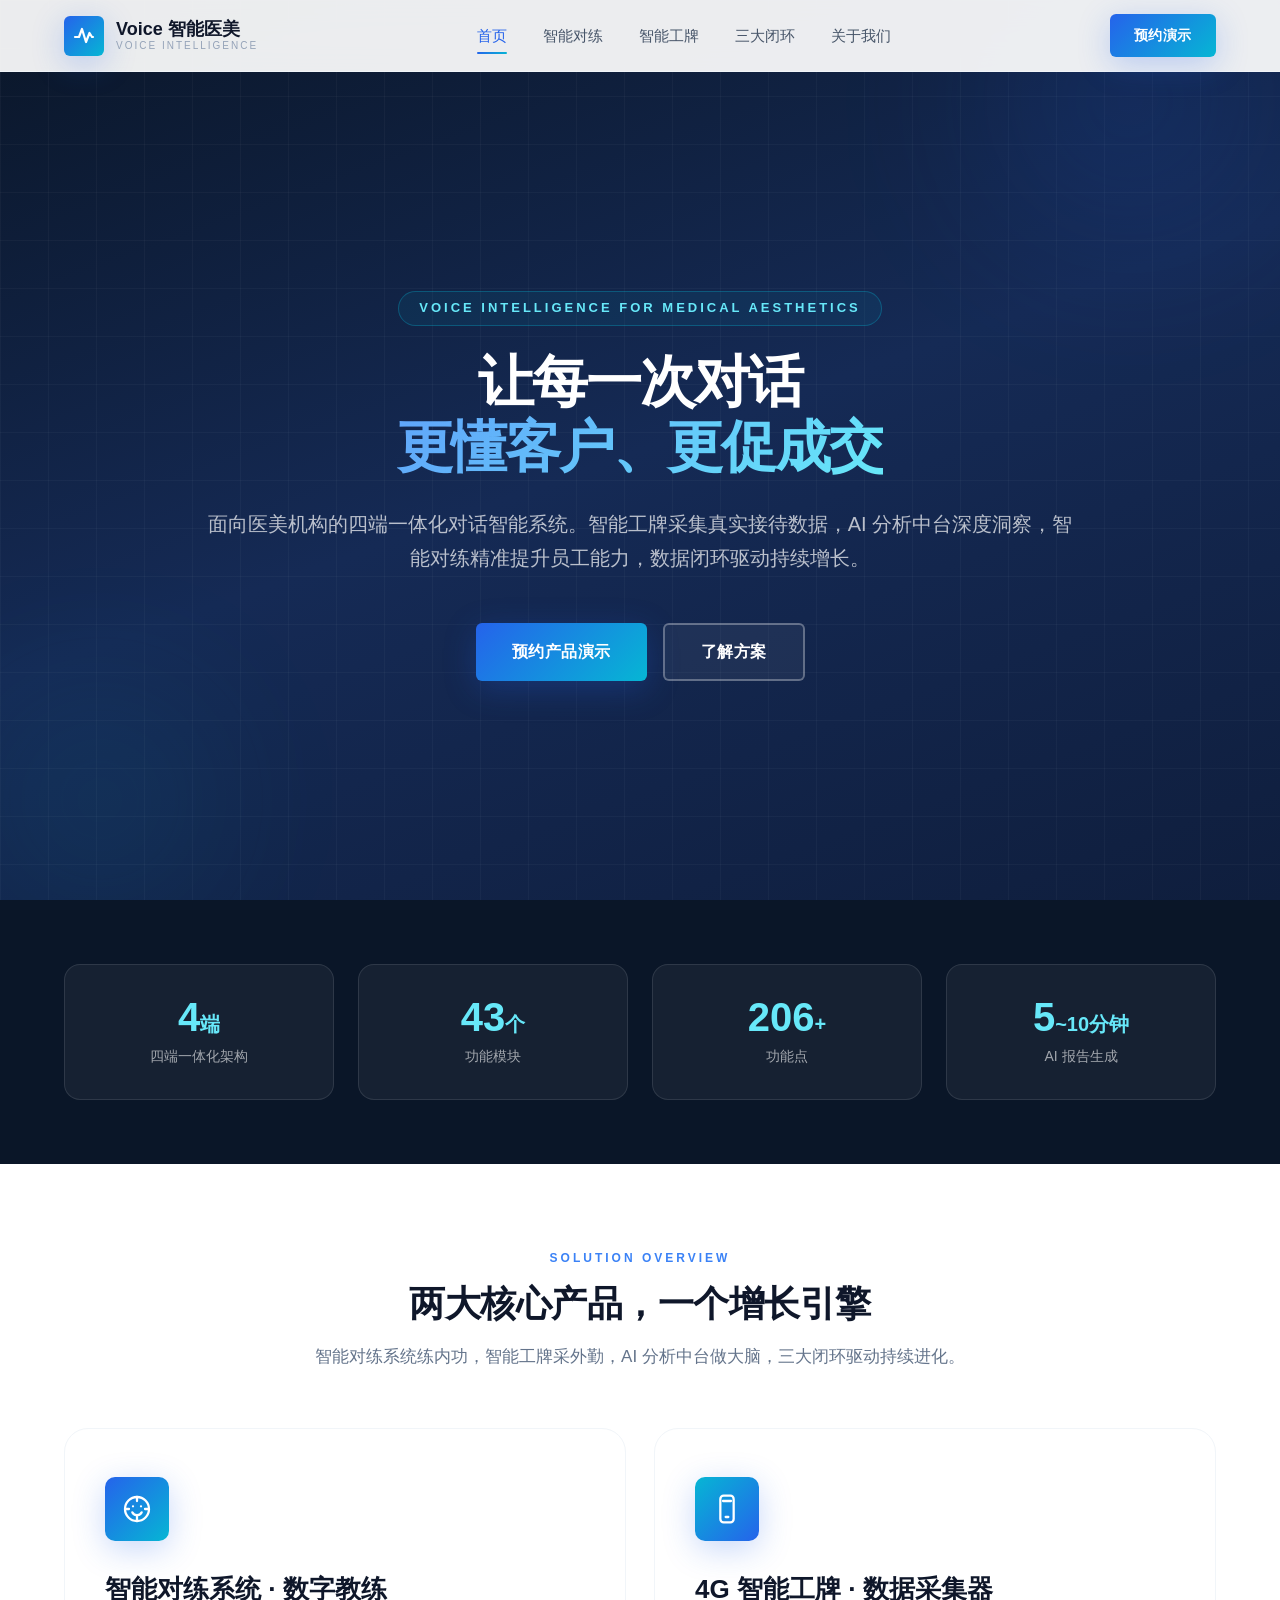
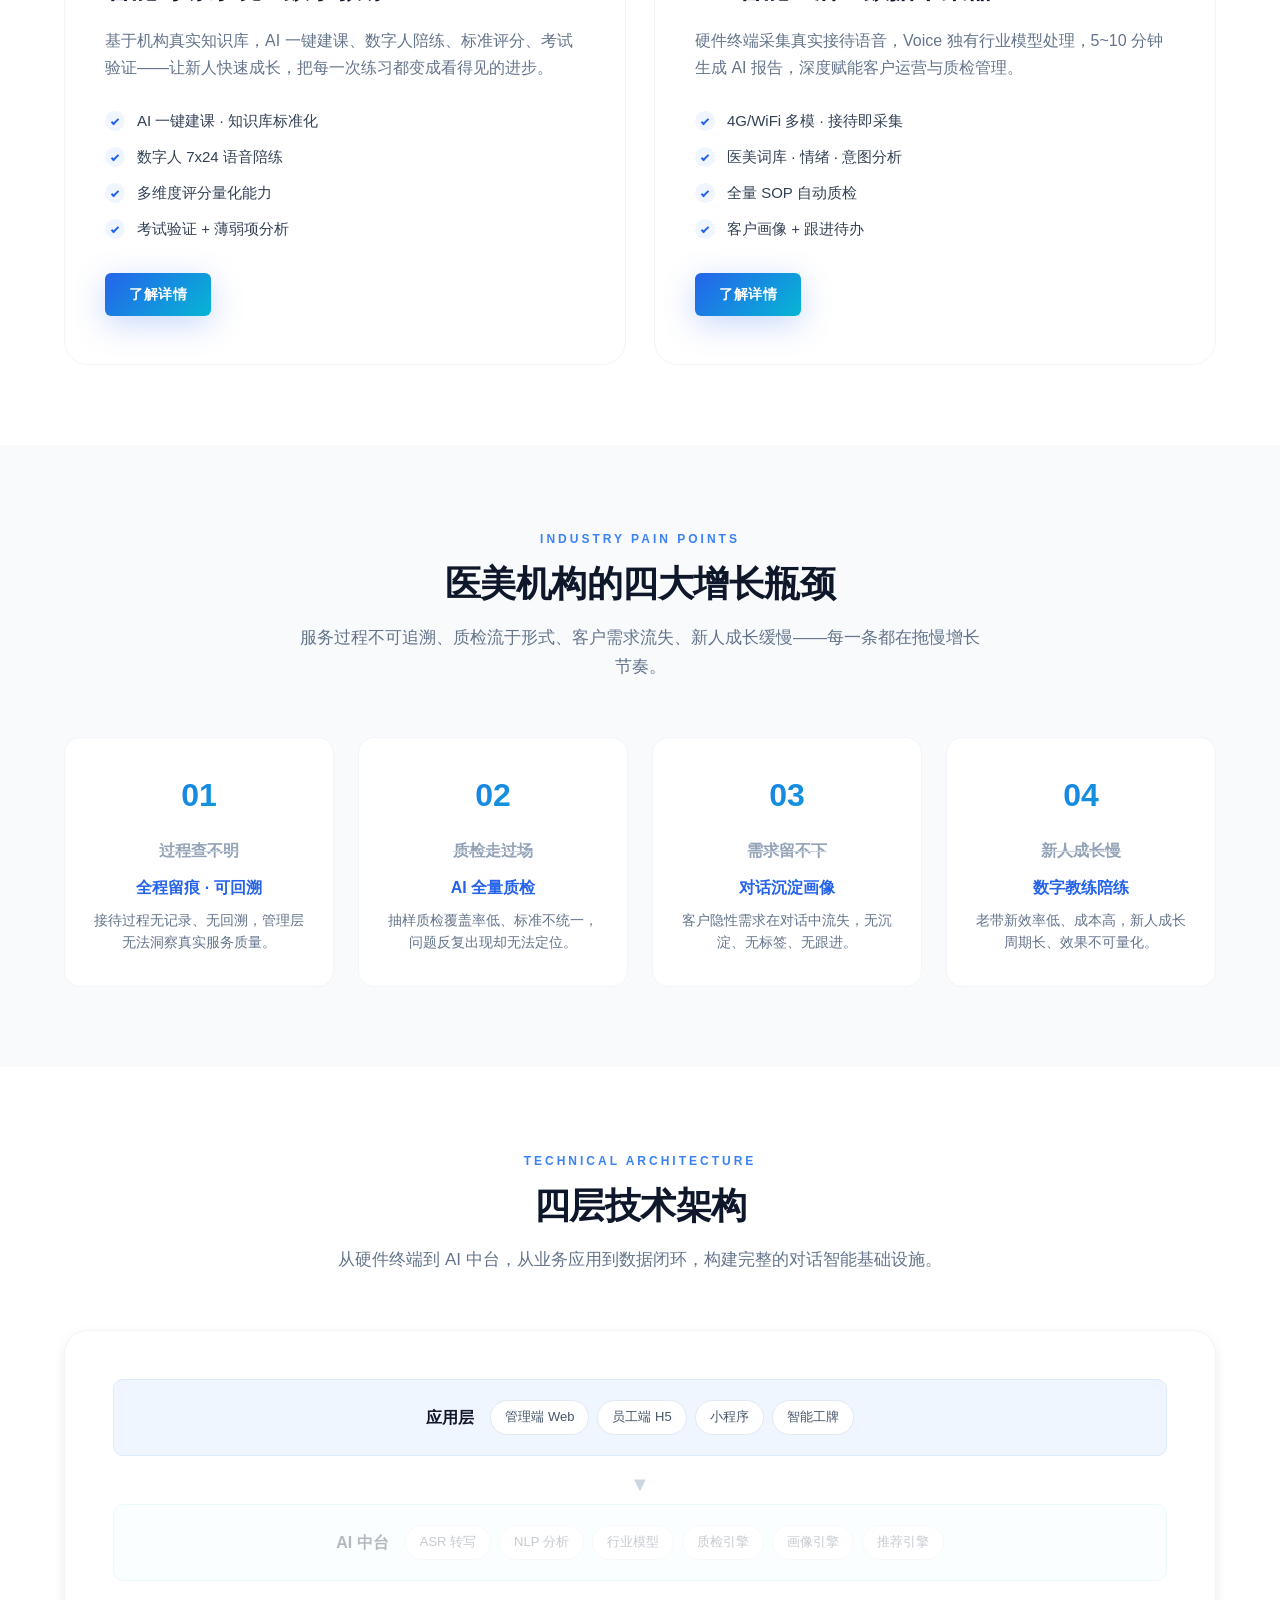
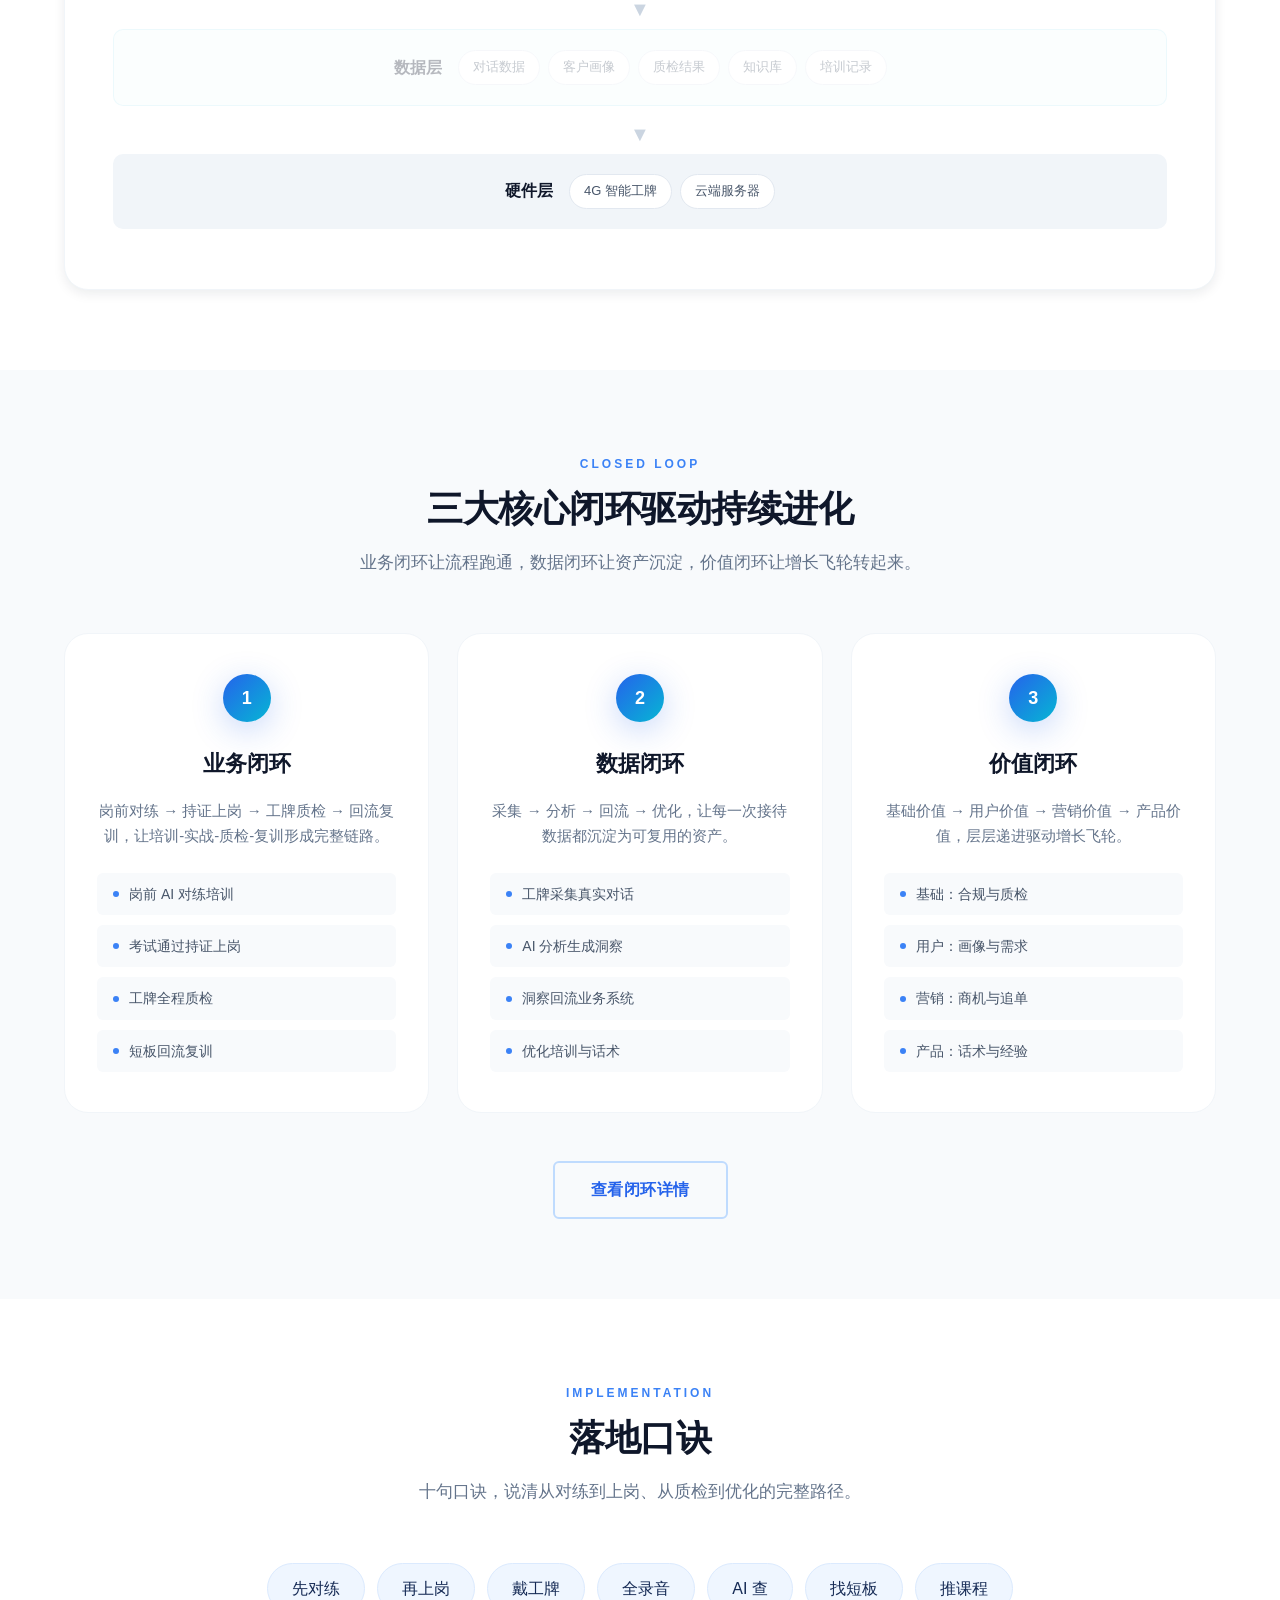
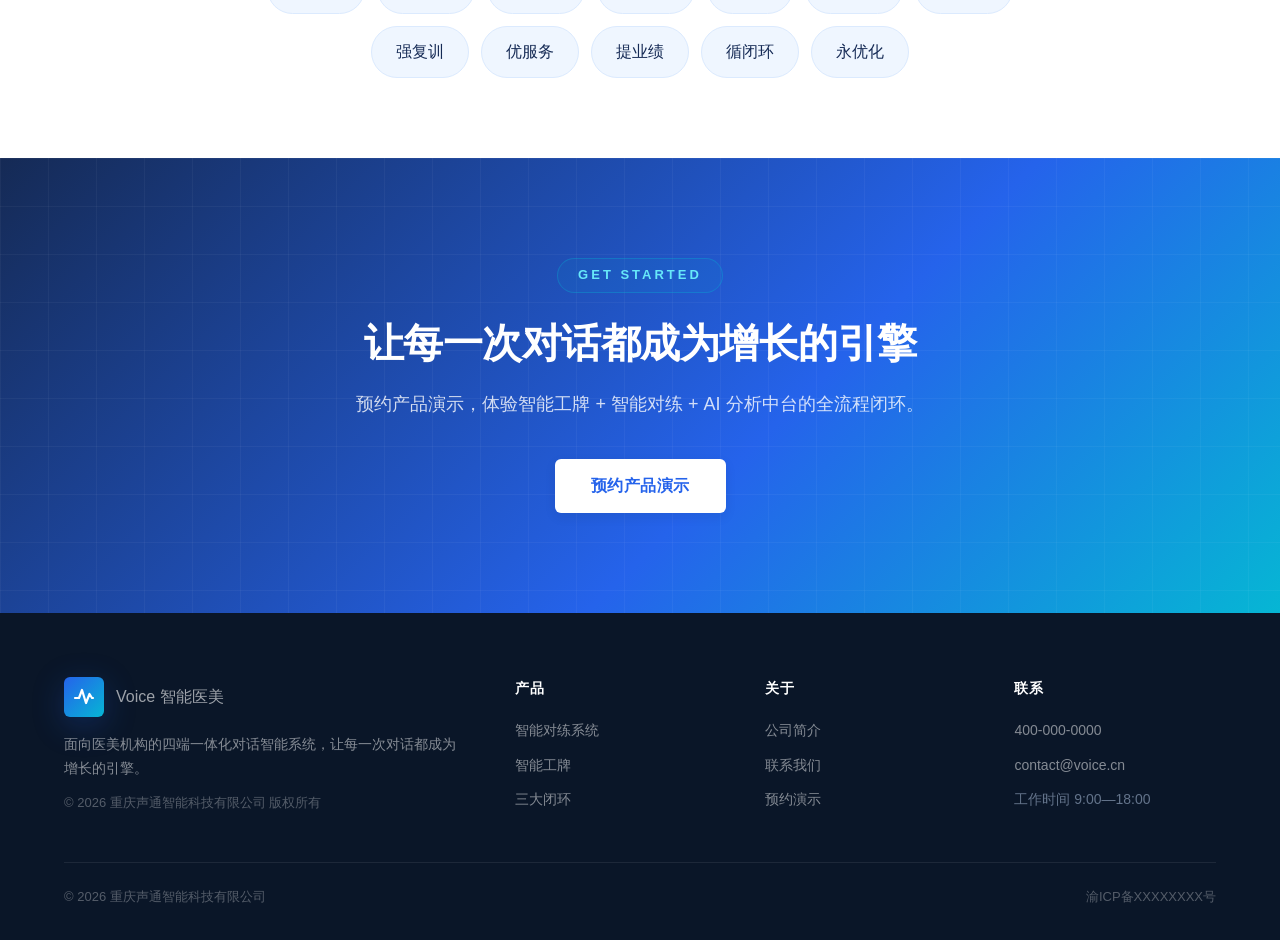
<file: index.html>
﻿<!DOCTYPE html>
<html lang="zh-CN">
<head>
<meta charset="UTF-8">
<meta name="viewport" content="width=device-width, initial-scale=1.0">
<title>Voice 智能医美 · 让每一次对话更懂客户、更促成交 | 重庆声通智能科技</title>
<meta name="description" content="Voice 智能医美：面向医美机构的四端一体化对话智能系统。智能工牌 + 智能对练 + AI分析中台 + 数据闭环，让每一次对话都成为增长的引擎。">
<link rel="icon" href="data:image/svg+xml,%3Csvg xmlns='http://www.w3.org/2000/svg' viewBox='0 0 64 64'%3E%3Cdefs%3E%3ClinearGradient id='g' x1='0' y1='0' x2='64' y2='64'%3E%3Cstop offset='0' stop-color='%232563eb'/%3E%3Cstop offset='1' stop-color='%2306b6d4'/%3E%3C/linearGradient%3E%3C/defs%3E%3Crect width='64' height='64' rx='16' fill='url(%23g)'/%3E%3Cpath d='M12 36h8l5-12 8 22 7-16 5 6h7' fill='none' stroke='%23fff' stroke-width='4.5' stroke-linecap='round' stroke-linejoin='round'/%3E%3C/svg%3E">
<link rel="stylesheet" href="./assets/voice.css?v=2">
</head>
<body>

<!-- ============ HEADER ============ -->
<header class="site-header" id="siteHeader">
  <div class="header-inner">
    <a class="logo" href="./index.html">
      <span class="logo-mark"><svg viewBox="0 0 24 24" fill="none" stroke="#fff" stroke-width="2.2" stroke-linecap="round" stroke-linejoin="round"><path d="M3 13h4l3-8 4 13 3.5-9 2.5 4H21"></path></svg></span>
      <span>Voice 智能医美<small>VOICE INTELLIGENCE</small></span>
    </a>
    <nav class="nav">
      <a class="nav__link active" href="./index.html">首页</a>
      <a class="nav__link" href="./product-coach.html">智能对练</a>
      <a class="nav__link" href="./product-badge.html">智能工牌</a>
      <a class="nav__link" href="./closed-loop.html">三大闭环</a>
      <a class="nav__link" href="./about.html">关于我们</a>
    </nav>
    <div class="header-actions">
      <a class="btn btn-primary" href="./about.html#contact">预约演示</a>
      <button class="nav-toggle" id="navToggle" aria-label="菜单"><span class="nav-toggle__bar"></span><span class="nav-toggle__bar"></span><span class="nav-toggle__bar"></span></button>
    </div>
  </div>
  <div class="nav-panel" id="navPanel">
    <a href="./index.html">首页</a><a href="./product-coach.html">智能对练</a><a href="./product-badge.html">智能工牌</a><a href="./closed-loop.html">三大闭环</a><a href="./about.html">关于我们</a><a href="./about.html#contact" class="btn btn-primary">预约演示</a>
  </div>
</header>

<!-- ============ HERO ============ -->
<section class="hero">
  <div class="hero-grid"></div>
  <div class="hero-glow hero-glow--1"></div>
  <div class="hero-glow hero-glow--2"></div>
  <div class="container">
    <div class="hero-content">
      <div class="hero-kicker">VOICE INTELLIGENCE FOR MEDICAL AESTHETICS</div>
      <h1 class="hero-title">让每一次对话<br><span class="grad">更懂客户、更促成交</span></h1>
      <p class="hero-desc">面向医美机构的四端一体化对话智能系统。智能工牌采集真实接待数据，AI 分析中台深度洞察，智能对练精准提升员工能力，数据闭环驱动持续增长。</p>
      <div class="hero-actions">
        <a href="./about.html#contact" class="btn btn-primary btn-lg">预约产品演示</a>
        <a href="#product-overview" class="btn btn-outline btn-lg" style="border-color:rgba(255,255,255,0.3);color:#fff;background:rgba(255,255,255,0.05);">了解方案</a>
      </div>
    </div>
  </div>
</section>

<!-- ============ 数据概览 ============ -->
<section class="section" style="background:var(--blue-900);padding:64px 0;">
  <div class="container">
    <div class="stat-grid">
      <div class="stat-card sr-item">
        <div class="stat-card__num">4<span>端</span></div>
        <div class="stat-card__label">四端一体化架构</div>
      </div>
      <div class="stat-card sr-item" style="transition-delay:0.08s;">
        <div class="stat-card__num">43<span>个</span></div>
        <div class="stat-card__label">功能模块</div>
      </div>
      <div class="stat-card sr-item" style="transition-delay:0.16s;">
        <div class="stat-card__num">206<span>+</span></div>
        <div class="stat-card__label">功能点</div>
      </div>
      <div class="stat-card sr-item" style="transition-delay:0.24s;">
        <div class="stat-card__num">5<span>~10分钟</span></div>
        <div class="stat-card__label">AI 报告生成</div>
      </div>
    </div>
  </div>
</section>

<!-- ============ 产品概览 ============ -->
<section class="section" id="product-overview">
  <div class="container">
    <div class="section-head">
      <span class="section-kicker">SOLUTION OVERVIEW</span>
      <h2 class="section-title">两大核心产品，一个增长引擎</h2>
      <p class="section-desc">智能对练系统练内功，智能工牌采外勤，AI 分析中台做大脑，三大闭环驱动持续进化。</p>
    </div>
    <div class="product-overview">
      <!-- 智能对练 -->
      <div class="product-card sr-item">
        <div class="product-card__icon"><svg viewBox="0 0 24 24" fill="none" stroke="currentColor" stroke-width="1.7" stroke-linecap="round" stroke-linejoin="round"><circle cx="12" cy="12" r="9"></circle><path d="M8.5 14.5a4 4 0 0 0 7 0"></path><path d="M9 10h.01M15 10h.01"></path><path d="M12 3v3M12 18v3M3 12h3M18 12h3"></path></svg></div>
        <h3>智能对练系统 · 数字教练</h3>
        <p class="product-card__desc">基于机构真实知识库，AI 一键建课、数字人陪练、标准评分、考试验证——让新人快速成长，把每一次练习都变成看得见的进步。</p>
        <ul class="product-card__features">
          <li><span class="check"></span>AI 一键建课 · 知识库标准化</li>
          <li><span class="check"></span>数字人 7x24 语音陪练</li>
          <li><span class="check"></span>多维度评分量化能力</li>
          <li><span class="check"></span>考试验证 + 薄弱项分析</li>
        </ul>
        <a href="./product-coach.html" class="btn btn-primary">了解详情</a>
      </div>
      <!-- 智能工牌 -->
      <div class="product-card sr-item" style="transition-delay:0.1s;">
        <div class="product-card__icon" style="background:linear-gradient(135deg,#06b6d4,#2563eb);"><svg viewBox="0 0 24 24" fill="none" stroke="currentColor" stroke-width="1.7" stroke-linecap="round" stroke-linejoin="round"><rect x="7" y="2" width="10" height="20" rx="2.5"></rect><path d="M11 18h2"></path><path d="M9 6h6"></path></svg></div>
        <h3>4G 智能工牌 · 数据采集器</h3>
        <p class="product-card__desc">硬件终端采集真实接待语音，Voice 独有行业模型处理，5~10 分钟生成 AI 报告，深度赋能客户运营与质检管理。</p>
        <ul class="product-card__features">
          <li><span class="check"></span>4G/WiFi 多模 · 接待即采集</li>
          <li><span class="check"></span>医美词库 · 情绪 · 意图分析</li>
          <li><span class="check"></span>全量 SOP 自动质检</li>
          <li><span class="check"></span>客户画像 + 跟进待办</li>
        </ul>
        <a href="./product-badge.html" class="btn btn-primary">了解详情</a>
      </div>
    </div>
  </div>
</section>

<!-- ============ 行业痛点 ============ -->
<section class="section section--gray">
  <div class="container">
    <div class="section-head">
      <span class="section-kicker">INDUSTRY PAIN POINTS</span>
      <h2 class="section-title">医美机构的四大增长瓶颈</h2>
      <p class="section-desc">服务过程不可追溯、质检流于形式、客户需求流失、新人成长缓慢——每一条都在拖慢增长节奏。</p>
    </div>
    <div class="grid-4">
      <div class="pain-card sr-item">
        <div class="pain-card__num">01</div>
        <p class="pain-card__bad">过程查不明</p>
        <p class="pain-card__good">全程留痕 · 可回溯</p>
        <p class="pain-card__desc">接待过程无记录、无回溯，管理层无法洞察真实服务质量。</p>
      </div>
      <div class="pain-card sr-item" style="transition-delay:0.08s">
        <div class="pain-card__num">02</div>
        <p class="pain-card__bad">质检走过场</p>
        <p class="pain-card__good">AI 全量质检</p>
        <p class="pain-card__desc">抽样质检覆盖率低、标准不统一，问题反复出现却无法定位。</p>
      </div>
      <div class="pain-card sr-item" style="transition-delay:0.16s">
        <div class="pain-card__num">03</div>
        <p class="pain-card__bad">需求留不下</p>
        <p class="pain-card__good">对话沉淀画像</p>
        <p class="pain-card__desc">客户隐性需求在对话中流失，无沉淀、无标签、无跟进。</p>
      </div>
      <div class="pain-card sr-item" style="transition-delay:0.24s">
        <div class="pain-card__num">04</div>
        <p class="pain-card__bad">新人成长慢</p>
        <p class="pain-card__good">数字教练陪练</p>
        <p class="pain-card__desc">老带新效率低、成本高，新人成长周期长、效果不可量化。</p>
      </div>
    </div>
  </div>
</section>

<!-- ============ 技术架构 ============ -->
<section class="section">
  <div class="container">
    <div class="section-head">
      <span class="section-kicker">TECHNICAL ARCHITECTURE</span>
      <h2 class="section-title">四层技术架构</h2>
      <p class="section-desc">从硬件终端到 AI 中台，从业务应用到数据闭环，构建完整的对话智能基础设施。</p>
    </div>
    <div class="arch-diagram sr-item">
      <!-- 应用层 -->
      <div class="arch-layer arch-layer--top">
        <span class="arch-layer__label">应用层</span>
        <div class="arch-layer__items">
          <span class="arch-chip">管理端 Web</span>
          <span class="arch-chip">员工端 H5</span>
          <span class="arch-chip">小程序</span>
          <span class="arch-chip">智能工牌</span>
        </div>
      </div>
      <div class="arch-arrow">▼</div>
      <!-- AI 中台 -->
      <div class="arch-layer arch-layer--mid">
        <span class="arch-layer__label">AI 中台</span>
        <div class="arch-layer__items">
          <span class="arch-chip">ASR 转写</span>
          <span class="arch-chip">NLP 分析</span>
          <span class="arch-chip">行业模型</span>
          <span class="arch-chip">质检引擎</span>
          <span class="arch-chip">画像引擎</span>
          <span class="arch-chip">推荐引擎</span>
        </div>
      </div>
      <div class="arch-arrow">▼</div>
      <!-- 数据层 -->
      <div class="arch-layer arch-layer--mid">
        <span class="arch-layer__label">数据层</span>
        <div class="arch-layer__items">
          <span class="arch-chip">对话数据</span>
          <span class="arch-chip">客户画像</span>
          <span class="arch-chip">质检结果</span>
          <span class="arch-chip">知识库</span>
          <span class="arch-chip">培训记录</span>
        </div>
      </div>
      <div class="arch-arrow">▼</div>
      <!-- 硬件层 -->
      <div class="arch-layer arch-layer--base">
        <span class="arch-layer__label">硬件层</span>
        <div class="arch-layer__items">
          <span class="arch-chip">4G 智能工牌</span>
          <span class="arch-chip">云端服务器</span>
        </div>
      </div>
    </div>
  </div>
</section>

<!-- ============ 三大闭环预告 ============ -->
<section class="section section--gray">
  <div class="container">
    <div class="section-head">
      <span class="section-kicker">CLOSED LOOP</span>
      <h2 class="section-title">三大核心闭环驱动持续进化</h2>
      <p class="section-desc">业务闭环让流程跑通，数据闭环让资产沉淀，价值闭环让增长飞轮转起来。</p>
    </div>
    <div class="loop-grid">
      <div class="loop-card sr-item">
        <div class="loop-card__num">1</div>
        <h3>业务闭环</h3>
        <p class="loop-card__desc">岗前对练 → 持证上岗 → 工牌质检 → 回流复训，让培训-实战-质检-复训形成完整链路。</p>
        <ul class="loop-card__steps">
          <li>岗前 AI 对练培训</li>
          <li>考试通过持证上岗</li>
          <li>工牌全程质检</li>
          <li>短板回流复训</li>
        </ul>
      </div>
      <div class="loop-card sr-item" style="transition-delay:0.1s;">
        <div class="loop-card__num">2</div>
        <h3>数据闭环</h3>
        <p class="loop-card__desc">采集 → 分析 → 回流 → 优化，让每一次接待数据都沉淀为可复用的资产。</p>
        <ul class="loop-card__steps">
          <li>工牌采集真实对话</li>
          <li>AI 分析生成洞察</li>
          <li>洞察回流业务系统</li>
          <li>优化培训与话术</li>
        </ul>
      </div>
      <div class="loop-card sr-item" style="transition-delay:0.2s;">
        <div class="loop-card__num">3</div>
        <h3>价值闭环</h3>
        <p class="loop-card__desc">基础价值 → 用户价值 → 营销价值 → 产品价值，层层递进驱动增长飞轮。</p>
        <ul class="loop-card__steps">
          <li>基础：合规与质检</li>
          <li>用户：画像与需求</li>
          <li>营销：商机与追单</li>
          <li>产品：话术与经验</li>
        </ul>
      </div>
    </div>
    <div style="text-align:center;margin-top:48px;">
      <a href="./closed-loop.html" class="btn btn-outline btn-lg">查看闭环详情</a>
    </div>
  </div>
</section>

<!-- ============ 落地口诀 ============ -->
<section class="section">
  <div class="container">
    <div class="section-head">
      <span class="section-kicker">IMPLEMENTATION</span>
      <h2 class="section-title">落地口诀</h2>
      <p class="section-desc">十句口诀，说清从对练到上岗、从质检到优化的完整路径。</p>
    </div>
    <div style="max-width:800px;margin:0 auto;text-align:center;">
      <div style="display:flex;flex-wrap:wrap;justify-content:center;gap:12px;">
        <span class="feature-pill sr-item" style="font-size:16px;padding:12px 24px;">先对练</span>
        <span class="feature-pill sr-item" style="font-size:16px;padding:12px 24px;transition-delay:0.04s;">再上岗</span>
        <span class="feature-pill sr-item" style="font-size:16px;padding:12px 24px;transition-delay:0.08s;">戴工牌</span>
        <span class="feature-pill sr-item" style="font-size:16px;padding:12px 24px;transition-delay:0.12s;">全录音</span>
        <span class="feature-pill sr-item" style="font-size:16px;padding:12px 24px;transition-delay:0.16s;">AI 查</span>
        <span class="feature-pill sr-item" style="font-size:16px;padding:12px 24px;transition-delay:0.20s;">找短板</span>
        <span class="feature-pill sr-item" style="font-size:16px;padding:12px 24px;transition-delay:0.24s;">推课程</span>
        <span class="feature-pill sr-item" style="font-size:16px;padding:12px 24px;transition-delay:0.28s;">强复训</span>
        <span class="feature-pill sr-item" style="font-size:16px;padding:12px 24px;transition-delay:0.32s;">优服务</span>
        <span class="feature-pill sr-item" style="font-size:16px;padding:12px 24px;transition-delay:0.36s;">提业绩</span>
        <span class="feature-pill sr-item" style="font-size:16px;padding:12px 24px;transition-delay:0.40s;">循闭环</span>
        <span class="feature-pill sr-item" style="font-size:16px;padding:12px 24px;transition-delay:0.44s;">永优化</span>
      </div>
    </div>
  </div>
</section>

<!-- ============ CTA ============ -->
<section class="cta-section">
  <div class="container">
    <div class="cta-content">
      <div class="hero-kicker" style="margin-bottom:24px;">GET STARTED</div>
      <h2 class="cta-title">让每一次对话都成为增长的引擎</h2>
      <p class="cta-desc">预约产品演示，体验智能工牌 + 智能对练 + AI 分析中台的全流程闭环。</p>
      <a href="./about.html#contact" class="btn btn-white btn-lg">预约产品演示</a>
    </div>
  </div>
</section>

<!-- ============ FOOTER ============ -->
<footer class="site-footer">
  <div class="container">
    <div class="footer-grid">
      <div class="footer-brand">
        <a class="logo" href="./index.html"><span class="logo-mark"><svg viewBox="0 0 24 24" fill="none" stroke="#fff" stroke-width="2.2" stroke-linecap="round" stroke-linejoin="round"><path d="M3 13h4l3-8 4 13 3.5-9 2.5 4H21"></path></svg></span>Voice 智能医美</a>
        <p>面向医美机构的四端一体化对话智能系统，让每一次对话都成为增长的引擎。</p>
        <p class="copyright">&copy; 2026 重庆声通智能科技有限公司 版权所有</p>
      </div>
      <div class="footer-col"><h4>产品</h4><a href="./product-coach.html">智能对练系统</a><a href="./product-badge.html">智能工牌</a><a href="./closed-loop.html">三大闭环</a></div>
      <div class="footer-col"><h4>关于</h4><a href="./about.html">公司简介</a><a href="./about.html#contact">联系我们</a><a href="./about.html#contact">预约演示</a></div>
      <div class="footer-col"><h4>联系</h4><a href="tel:4000000000">400-000-0000</a><a href="mailto:contact@voice.cn">contact@voice.cn</a><a style="color:var(--gray-500);">工作时间 9:00—18:00</a></div>
    </div>
    <div class="footer-bottom"><span>&copy; 2026 重庆声通智能科技有限公司</span><span>渝ICP备XXXXXXXX号</span></div>
  </div>
</footer>
<script src="./assets/voice.js?v=2"></script>
</body>
</html>
</file>
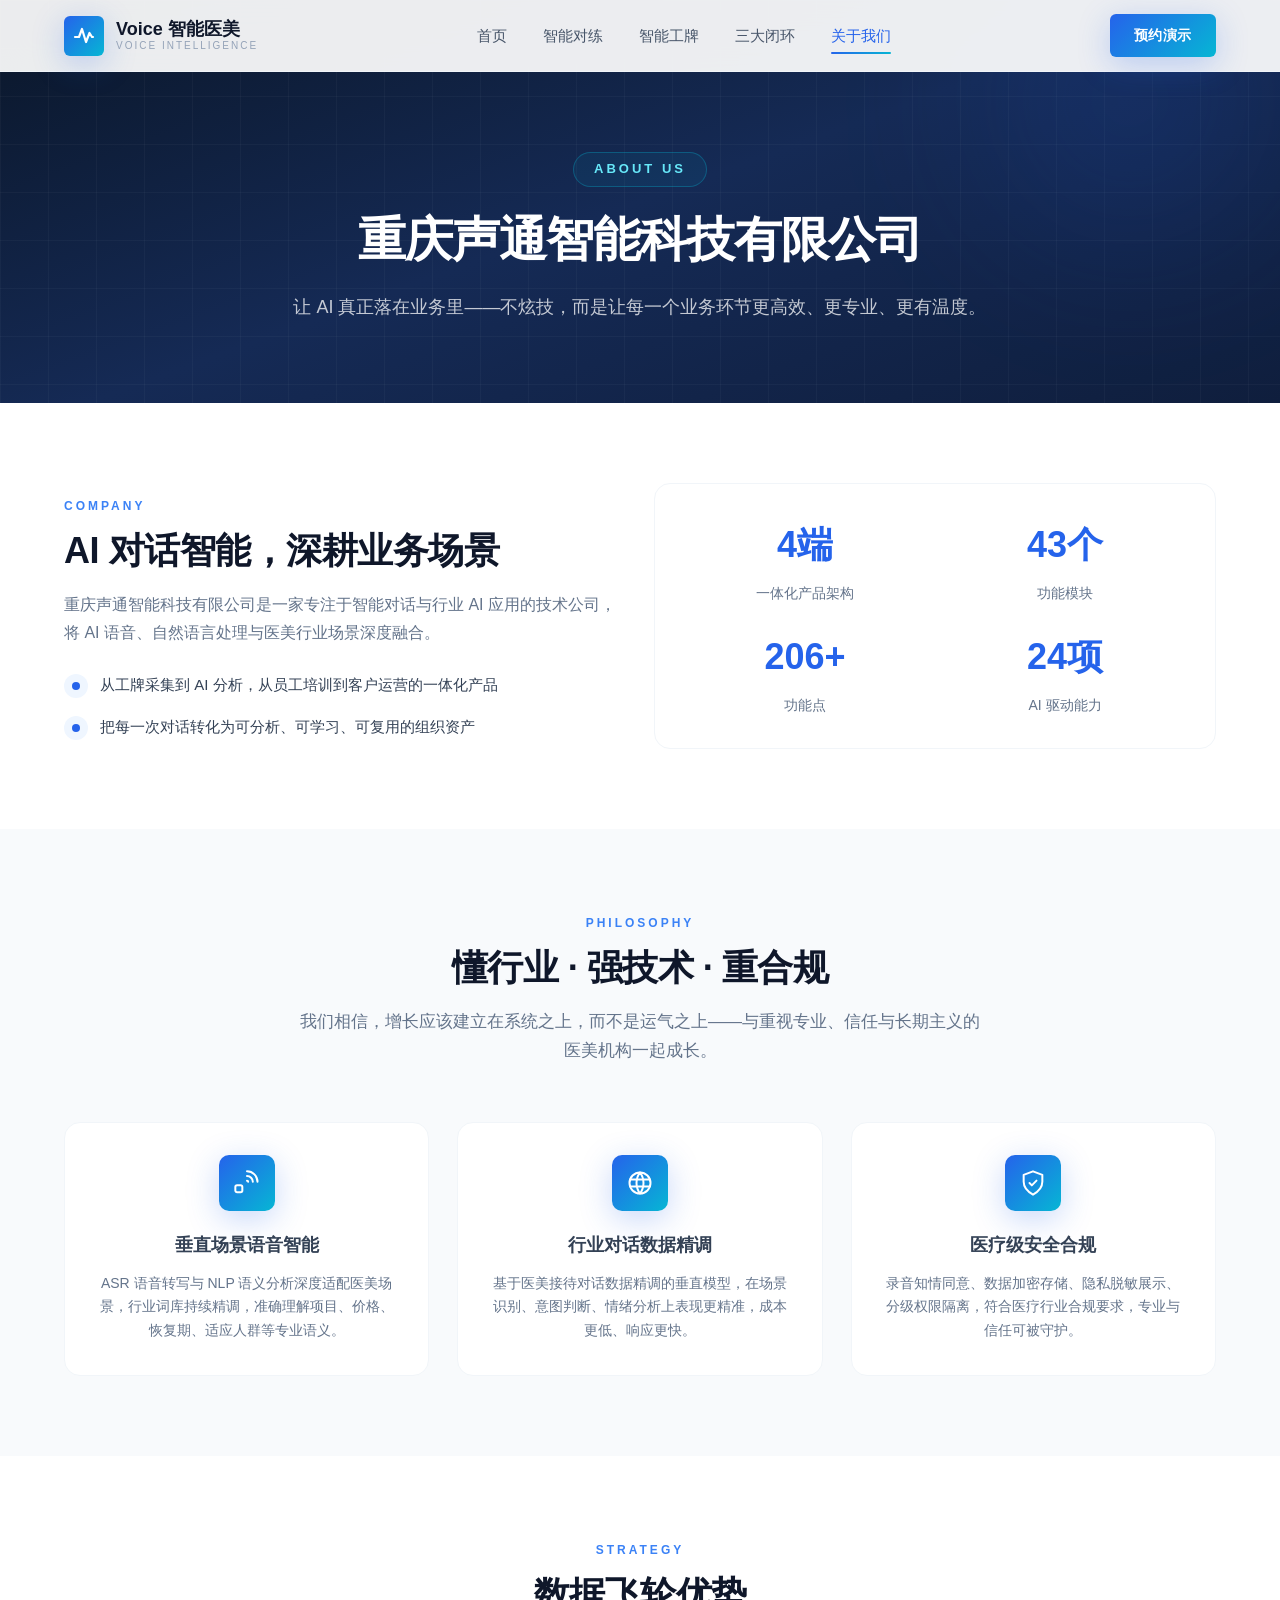
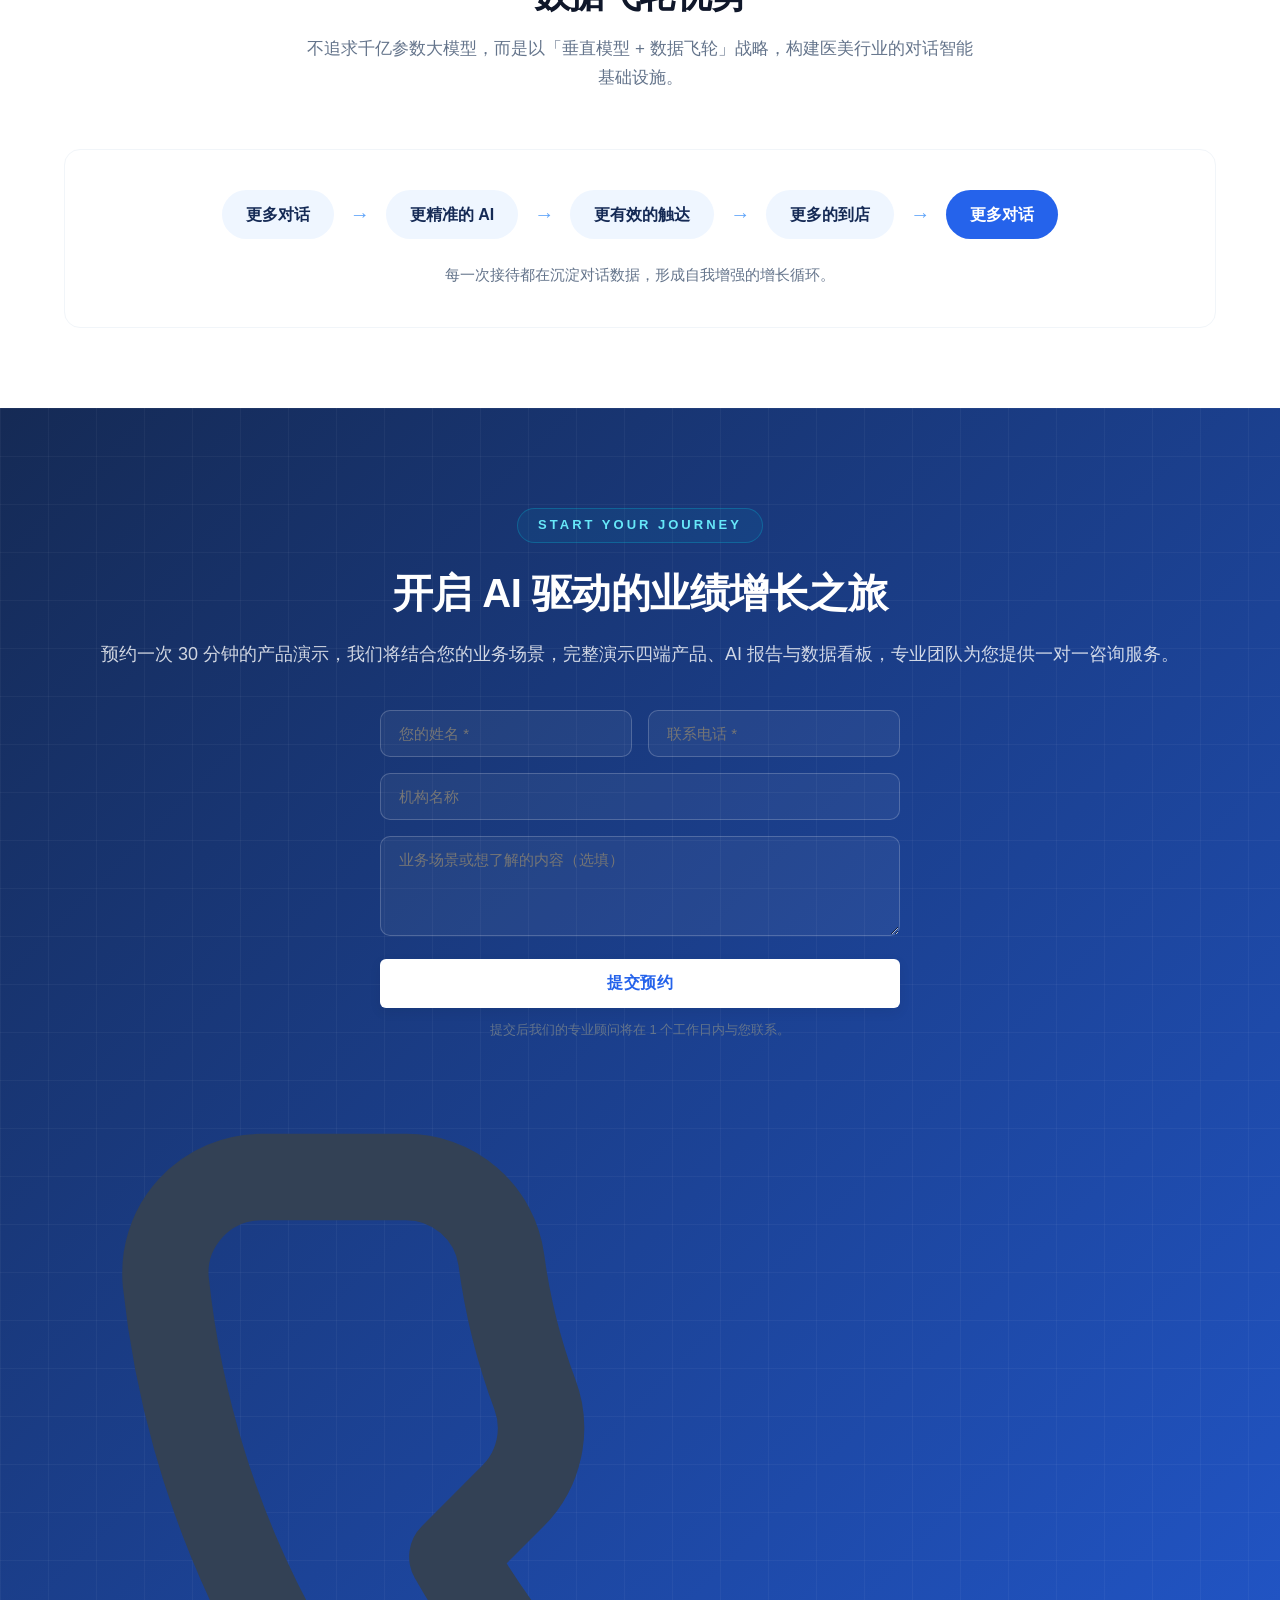
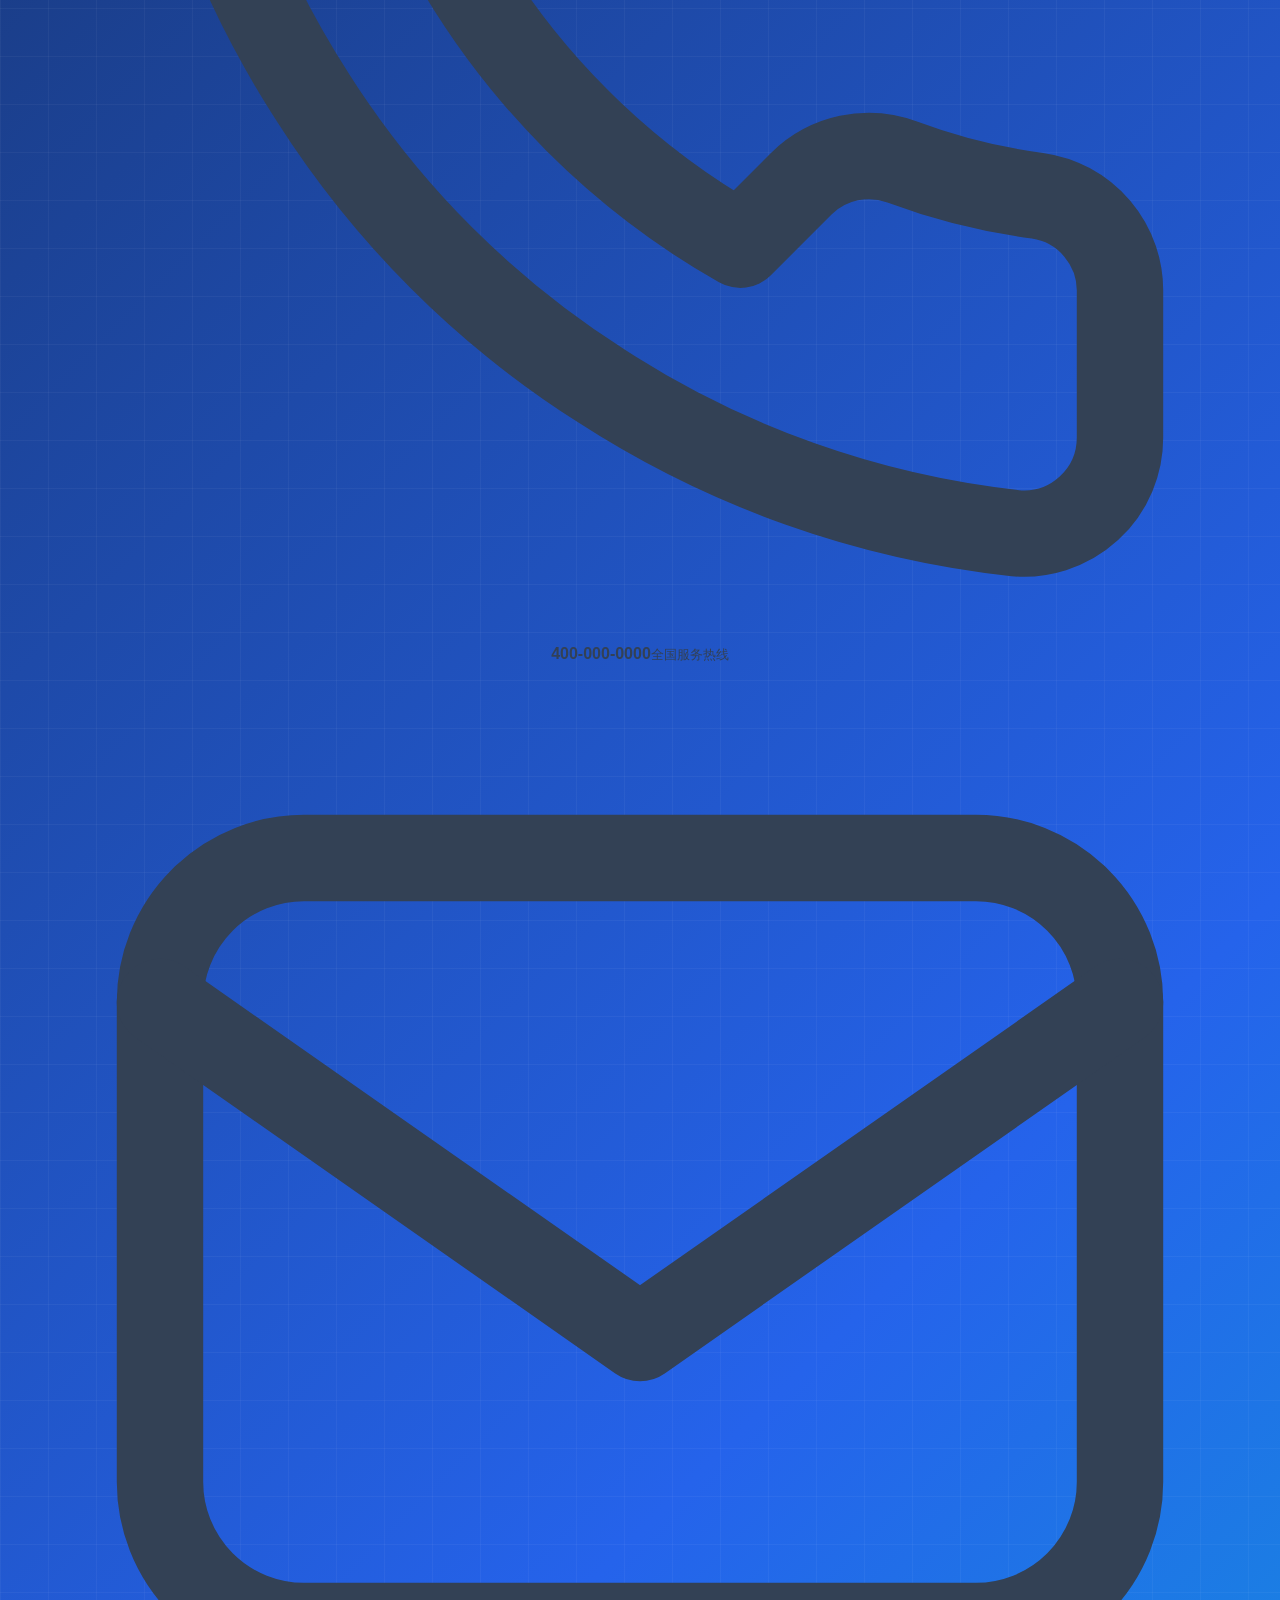
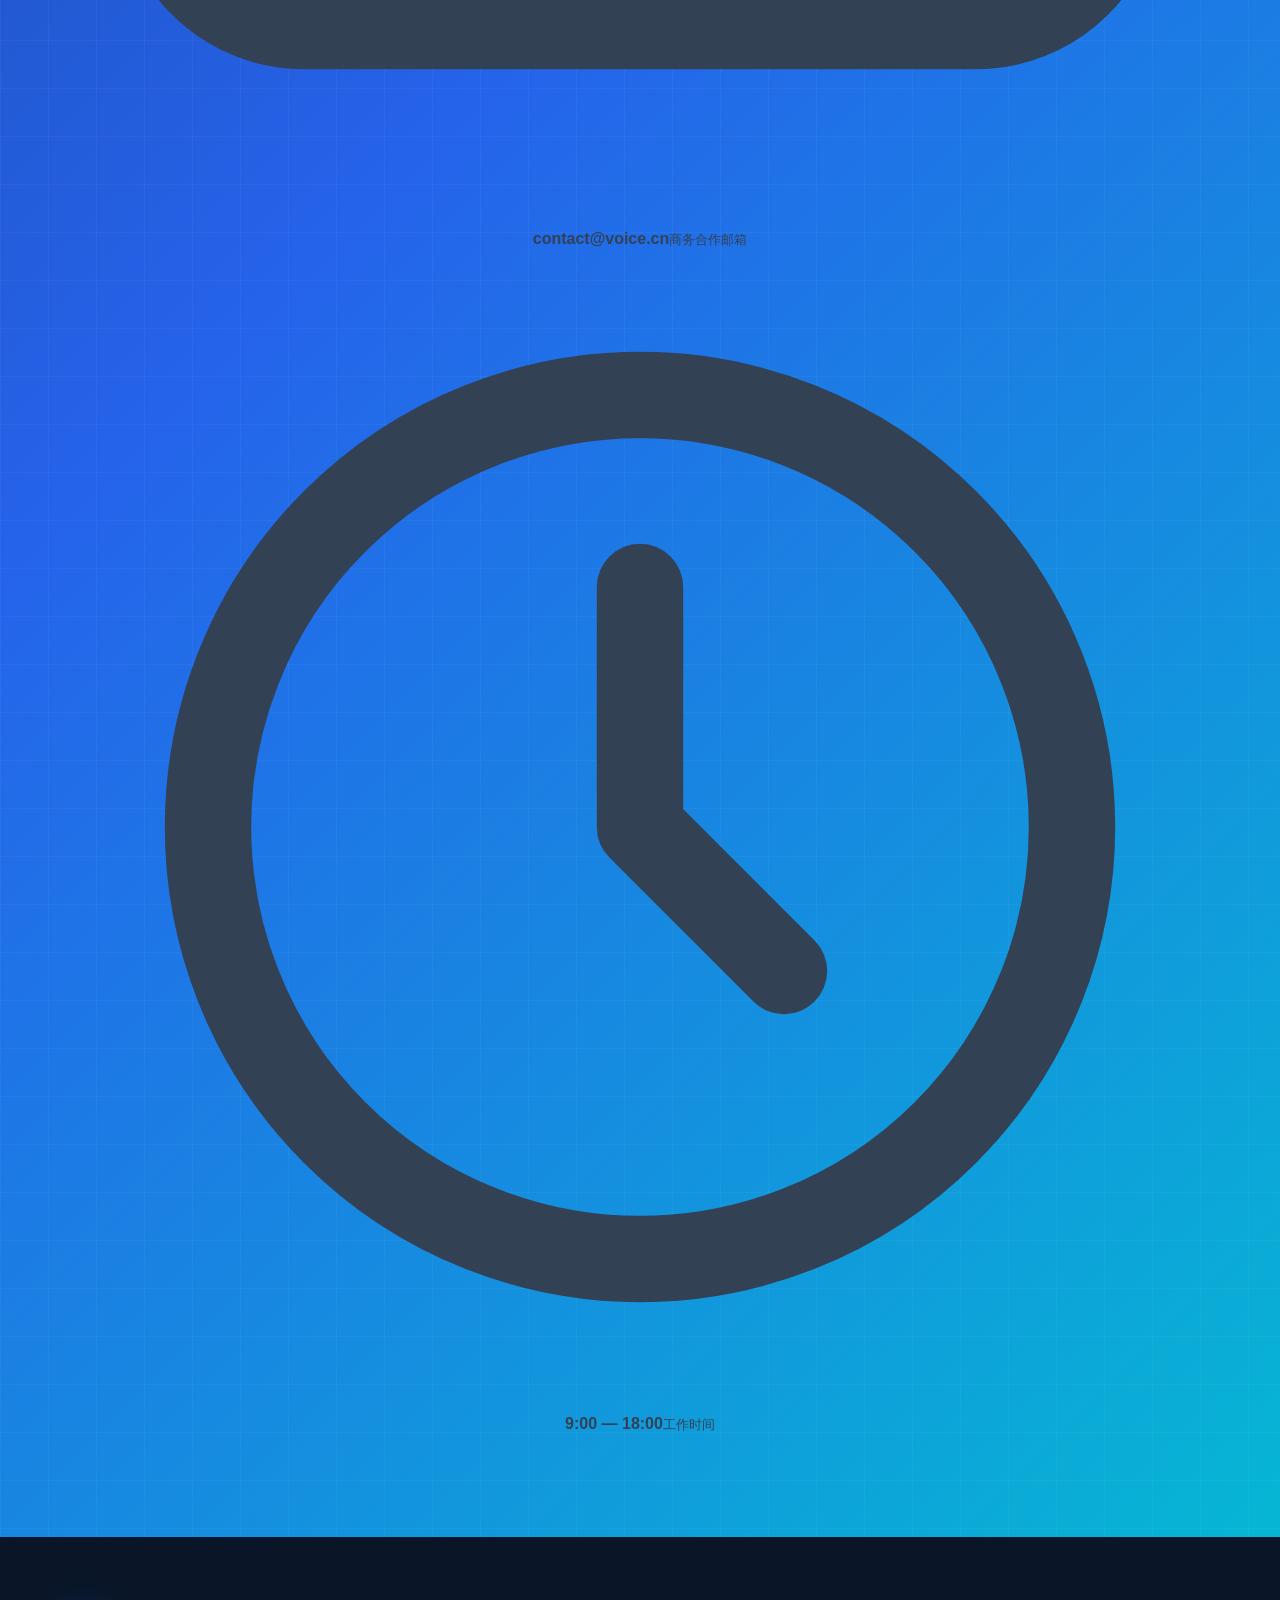
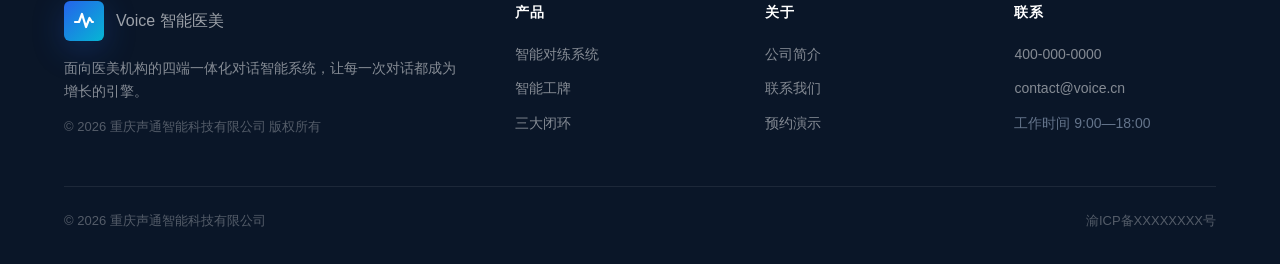
<file: about.html>
﻿<!DOCTYPE html>
<html lang="zh-CN">
<head>
<meta charset="UTF-8">
<meta name="viewport" content="width=device-width, initial-scale=1.0">
<title>关于我们 | Voice 智能医美 · 重庆声通智能科技</title>
<meta name="description" content="重庆声通智能科技有限公司，专注智能对话与行业 AI 应用，让 AI 真正落在业务里。">
<link rel="icon" href="data:image/svg+xml,%3Csvg xmlns='http://www.w3.org/2000/svg' viewBox='0 0 64 64'%3E%3Cdefs%3E%3ClinearGradient id='g' x1='0' y1='0' x2='64' y2='64'%3E%3Cstop offset='0' stop-color='%232563eb'/%3E%3Cstop offset='1' stop-color='%2306b6d4'/%3E%3C/linearGradient%3E%3C/defs%3E%3Crect width='64' height='64' rx='16' fill='url(%23g)'/%3E%3Cpath d='M12 36h8l5-12 8 22 7-16 5 6h7' fill='none' stroke='%23fff' stroke-width='4.5' stroke-linecap='round' stroke-linejoin='round'/%3E%3C/svg%3E">
<link rel="stylesheet" href="./assets/voice.css?v=2">
</head>
<body>

<!-- ============ HEADER ============ -->
<header class="site-header" id="siteHeader">
  <div class="header-inner">
    <a class="logo" href="./index.html">
      <span class="logo-mark"><svg viewBox="0 0 24 24" fill="none" stroke="#fff" stroke-width="2.2" stroke-linecap="round" stroke-linejoin="round"><path d="M3 13h4l3-8 4 13 3.5-9 2.5 4H21"></path></svg></span>
      <span>Voice 智能医美<small>VOICE INTELLIGENCE</small></span>
    </a>
    <nav class="nav">
      <a class="nav__link" href="./index.html">首页</a>
      <a class="nav__link" href="./product-coach.html">智能对练</a>
      <a class="nav__link" href="./product-badge.html">智能工牌</a>
      <a class="nav__link" href="./closed-loop.html">三大闭环</a>
      <a class="nav__link active" href="./about.html">关于我们</a>
    </nav>
    <div class="header-actions">
      <a class="btn btn-primary" href="#contact">预约演示</a>
      <button class="nav-toggle" id="navToggle" aria-label="菜单"><span class="nav-toggle__bar"></span><span class="nav-toggle__bar"></span><span class="nav-toggle__bar"></span></button>
    </div>
  </div>
  <div class="nav-panel" id="navPanel">
    <a href="./index.html">首页</a><a href="./product-coach.html">智能对练</a><a href="./product-badge.html">智能工牌</a><a href="./closed-loop.html">三大闭环</a><a href="./about.html">关于我们</a><a href="#contact" class="btn btn-primary">预约演示</a>
  </div>
</header>

<!-- ============ PAGE HERO ============ -->
<section class="page-hero">
  <div class="hero-grid"></div>
  <div class="hero-glow hero-glow--1"></div>
  <div class="container">
    <div class="hero-kicker">ABOUT US</div>
    <h1 class="page-hero__title">重庆声通智能科技有限公司</h1>
    <p class="page-hero__desc">让 AI 真正落在业务里——不炫技，而是让每一个业务环节更高效、更专业、更有温度。</p>
  </div>
</section>

<!-- ============ 公司简介 ============ -->
<section class="section">
  <div class="container">
    <div class="grid-2" style="align-items:center;">
      <div class="sr-item">
        <span class="section-kicker">COMPANY</span>
        <h2 class="section-title" style="text-align:left;">AI 对话智能，深耕业务场景</h2>
        <p style="font-size:16px;color:var(--gray-500);line-height:1.8;margin-bottom:24px;">重庆声通智能科技有限公司是一家专注于智能对话与行业 AI 应用的技术公司，将 AI 语音、自然语言处理与医美行业场景深度融合。</p>
        <ul style="display:flex;flex-direction:column;gap:16px;">
          <li style="display:flex;gap:12px;align-items:start;">
            <span style="width:24px;height:24px;background:var(--blue-50);border-radius:50%;display:flex;align-items:center;justify-content:center;flex-shrink:0;margin-top:2px;">
              <span style="width:8px;height:8px;background:var(--blue-600);border-radius:50%;"></span>
            </span>
            <span style="font-size:15px;color:var(--gray-700);line-height:1.7;">从工牌采集到 AI 分析，从员工培训到客户运营的一体化产品</span>
          </li>
          <li style="display:flex;gap:12px;align-items:start;">
            <span style="width:24px;height:24px;background:var(--blue-50);border-radius:50%;display:flex;align-items:center;justify-content:center;flex-shrink:0;margin-top:2px;">
              <span style="width:8px;height:8px;background:var(--blue-600);border-radius:50%;"></span>
            </span>
            <span style="font-size:15px;color:var(--gray-700);line-height:1.7;">把每一次对话转化为可分析、可学习、可复用的组织资产</span>
          </li>
        </ul>
      </div>
      <div class="card sr-item" style="transition-delay:0.1s;">
        <div style="display:grid;grid-template-columns:1fr 1fr;gap:24px;text-align:center;">
          <div>
            <div style="font-size:36px;font-weight:700;color:var(--blue-600);margin-bottom:8px;">4端</div>
            <div style="font-size:14px;color:var(--gray-500);">一体化产品架构</div>
          </div>
          <div>
            <div style="font-size:36px;font-weight:700;color:var(--blue-600);margin-bottom:8px;">43个</div>
            <div style="font-size:14px;color:var(--gray-500);">功能模块</div>
          </div>
          <div>
            <div style="font-size:36px;font-weight:700;color:var(--blue-600);margin-bottom:8px;">206+</div>
            <div style="font-size:14px;color:var(--gray-500);">功能点</div>
          </div>
          <div>
            <div style="font-size:36px;font-weight:700;color:var(--blue-600);margin-bottom:8px;">24项</div>
            <div style="font-size:14px;color:var(--gray-500);">AI 驱动能力</div>
          </div>
        </div>
      </div>
    </div>
  </div>
</section>

<!-- ============ 核心理念 ============ -->
<section class="section section--gray">
  <div class="container">
    <div class="section-head">
      <span class="section-kicker">PHILOSOPHY</span>
      <h2 class="section-title">懂行业 · 强技术 · 重合规</h2>
      <p class="section-desc">我们相信，增长应该建立在系统之上，而不是运气之上——与重视专业、信任与长期主义的医美机构一起成长。</p>
    </div>
    <div class="grid-3">
      <div class="card sr-item" style="text-align:center;">
        <div class="loop-card__icon" style="margin:0 auto 20px;"><svg viewBox="0 0 24 24" fill="none" stroke="currentColor" stroke-width="1.7" stroke-linecap="round" stroke-linejoin="round"><path d="M12 2a9 9 0 0 1 9 9"></path><path d="M12 6a5 5 0 0 1 5 5"></path><path d="M12 10a1 1 0 0 1 1 1"></path><rect x="2" y="14" width="6" height="6" rx="1.5"></rect></svg></div>
        <h3 style="font-size:18px;font-weight:700;margin-bottom:12px;">垂直场景语音智能</h3>
        <p style="font-size:14px;color:var(--gray-500);line-height:1.7;">ASR 语音转写与 NLP 语义分析深度适配医美场景，行业词库持续精调，准确理解项目、价格、恢复期、适应人群等专业语义。</p>
      </div>
      <div class="card sr-item" style="text-align:center;transition-delay:0.1s;">
        <div class="loop-card__icon" style="margin:0 auto 20px;"><svg viewBox="0 0 24 24" fill="none" stroke="currentColor" stroke-width="1.7" stroke-linecap="round" stroke-linejoin="round"><circle cx="12" cy="12" r="9"></circle><path d="M3.6 9h16.8M3.6 15h16.8M12 3a15 15 0 0 1 0 18M12 3a15 15 0 0 0 0 18"></path></svg></div>
        <h3 style="font-size:18px;font-weight:700;margin-bottom:12px;">行业对话数据精调</h3>
        <p style="font-size:14px;color:var(--gray-500);line-height:1.7;">基于医美接待对话数据精调的垂直模型，在场景识别、意图判断、情绪分析上表现更精准，成本更低、响应更快。</p>
      </div>
      <div class="card sr-item" style="text-align:center;transition-delay:0.2s;">
        <div class="loop-card__icon" style="margin:0 auto 20px;"><svg viewBox="0 0 24 24" fill="none" stroke="currentColor" stroke-width="1.7" stroke-linecap="round" stroke-linejoin="round"><path d="M12 2l8 3v6c0 5-3.5 8.5-8 11-4.5-2.5-8-6-8-11V5l8-3z"></path><path d="M9 12l2 2 4-4"></path></svg></div>
        <h3 style="font-size:18px;font-weight:700;margin-bottom:12px;">医疗级安全合规</h3>
        <p style="font-size:14px;color:var(--gray-500);line-height:1.7;">录音知情同意、数据加密存储、隐私脱敏展示、分级权限隔离，符合医疗行业合规要求，专业与信任可被守护。</p>
      </div>
    </div>
  </div>
</section>

<!-- ============ 数据飞轮战略 ============ -->
<section class="section">
  <div class="container">
    <div class="section-head">
      <span class="section-kicker">STRATEGY</span>
      <h2 class="section-title">数据飞轮优势</h2>
      <p class="section-desc">不追求千亿参数大模型，而是以「垂直模型 + 数据飞轮」战略，构建医美行业的对话智能基础设施。</p>
    </div>
    <div class="card sr-item" style="padding:40px;text-align:center;">
      <div style="display:flex;flex-wrap:wrap;align-items:center;justify-content:center;gap:16px;font-size:16px;font-weight:600;color:var(--gray-700);">
        <span style="padding:12px 24px;background:var(--blue-50);border-radius:9999px;color:var(--blue-700);">更多对话</span>
        <span style="color:var(--blue-400);font-size:20px;">→</span>
        <span style="padding:12px 24px;background:var(--blue-50);border-radius:9999px;color:var(--blue-700);">更精准的 AI</span>
        <span style="color:var(--blue-400);font-size:20px;">→</span>
        <span style="padding:12px 24px;background:var(--blue-50);border-radius:9999px;color:var(--blue-700);">更有效的触达</span>
        <span style="color:var(--blue-400);font-size:20px;">→</span>
        <span style="padding:12px 24px;background:var(--blue-50);border-radius:9999px;color:var(--blue-700);">更多的到店</span>
        <span style="color:var(--blue-400);font-size:20px;">→</span>
        <span style="padding:12px 24px;background:var(--blue-600);border-radius:9999px;color:var(--white);">更多对话</span>
      </div>
      <p style="font-size:15px;color:var(--gray-500);margin-top:24px;max-width:600px;margin-left:auto;margin-right:auto;">每一次接待都在沉淀对话数据，形成自我增强的增长循环。</p>
    </div>
  </div>
</section>

<!-- ============ 联系/预约 ============ -->
<section class="cta-section" id="contact">
  <div class="container">
    <div class="cta-content">
      <div class="hero-kicker" style="margin-bottom:24px;">START YOUR JOURNEY</div>
      <h2 class="cta-title">开启 AI 驱动的业绩增长之旅</h2>
      <p class="cta-desc">预约一次 30 分钟的产品演示，我们将结合您的业务场景，完整演示四端产品、AI 报告与数据看板，专业团队为您提供一对一咨询服务。</p>
      <form id="demoForm" style="max-width:520px;margin:0 auto 40px;">
        <div style="display:flex;gap:16px;margin-bottom:16px;">
          <input type="text" name="name" placeholder="您的姓名 *" required style="flex:1;padding:14px 18px;border:1px solid rgba(255,255,255,0.2);background:rgba(255,255,255,0.05);border-radius:10px;color:white;font-size:15px;font-family:inherit;outline:none;" onfocus="this.style.borderColor='rgba(37,99,235,0.6)'" onblur="this.style.borderColor='rgba(255,255,255,0.2)'">
          <input type="tel" name="phone" placeholder="联系电话 *" required style="flex:1;padding:14px 18px;border:1px solid rgba(255,255,255,0.2);background:rgba(255,255,255,0.05);border-radius:10px;color:white;font-size:15px;font-family:inherit;outline:none;" onfocus="this.style.borderColor='rgba(37,99,235,0.6)'" onblur="this.style.borderColor='rgba(255,255,255,0.2)'">
        </div>
        <input type="text" name="company" placeholder="机构名称" style="width:100%;padding:14px 18px;border:1px solid rgba(255,255,255,0.2);background:rgba(255,255,255,0.05);border-radius:10px;color:white;font-size:15px;font-family:inherit;outline:none;margin-bottom:16px;" onfocus="this.style.borderColor='rgba(37,99,235,0.6)'" onblur="this.style.borderColor='rgba(255,255,255,0.2)'">
        <textarea name="message" placeholder="业务场景或想了解的内容（选填）" style="width:100%;padding:14px 18px;border:1px solid rgba(255,255,255,0.2);background:rgba(255,255,255,0.05);border-radius:10px;color:white;font-size:15px;font-family:inherit;outline:none;margin-bottom:16px;min-height:100px;resize:vertical;" onfocus="this.style.borderColor='rgba(37,99,235,0.6)'" onblur="this.style.borderColor='rgba(255,255,255,0.2)'"></textarea>
        <button type="submit" class="btn btn-white btn-lg" style="width:100%;">提交预约</button>
        <p style="font-size:13px;color:var(--gray-500);margin-top:12px;">提交后我们的专业顾问将在 1 个工作日内与您联系。</p>
      </form>
      <div id="formOk" style="display:none;max-width:400px;margin:0 auto 40px;padding:32px;background:rgba(37,99,235,0.1);border:1px solid rgba(37,99,235,0.3);border-radius:16px;">
        <b style="font-size:20px;color:white;display:block;margin-bottom:8px;">提交成功</b>
        <p style="font-size:15px;color:var(--gray-300);">我们将在 1 个工作日内与您联系。</p>
      </div>
      <div id="formFail" style="display:none;max-width:400px;margin:0 auto 40px;padding:32px;background:rgba(220,38,38,0.1);border:1px solid rgba(220,38,38,0.35);border-radius:16px;">
        <b style="font-size:20px;color:white;display:block;margin-bottom:8px;">提交失败</b>
        <p style="font-size:15px;color:var(--gray-300);">网络开小差了，请稍后重试，或直接拨打 400-000-0000 与我们联系。</p>
      </div>
      <div class="cta-contact">
        <div class="cta-contact-item">
          <svg viewBox="0 0 24 24" fill="none" stroke="currentColor" stroke-width="1.8" stroke-linecap="round" stroke-linejoin="round"><path d="M22 16.92v3a2 2 0 0 1-2.18 2 19.79 19.79 0 0 1-8.63-3.07 19.5 19.5 0 0 1-6-6 19.79 19.79 0 0 1-3.07-8.67A2 2 0 0 1 4.11 2h3a2 2 0 0 1 2 1.72c.127.96.361 1.903.7 2.81a2 2 0 0 1-.45 2.11L8.09 9.91a16 16 0 0 0 6 6l1.27-1.27a2 2 0 0 1 2.11-.45c.907.339 1.85.573 2.81.7A2 2 0 0 1 22 16.92z"></path></svg>
          <span><b>400-000-0000</b><small>全国服务热线</small></span>
        </div>
        <div class="cta-contact-item">
          <svg viewBox="0 0 24 24" fill="none" stroke="currentColor" stroke-width="1.8" stroke-linecap="round" stroke-linejoin="round"><rect x="2" y="4" width="20" height="16" rx="3"></rect><path d="M2 7l10 7L22 7"></path></svg>
          <span><b>contact@voice.cn</b><small>商务合作邮箱</small></span>
        </div>
        <div class="cta-contact-item">
          <svg viewBox="0 0 24 24" fill="none" stroke="currentColor" stroke-width="1.8" stroke-linecap="round" stroke-linejoin="round"><circle cx="12" cy="12" r="9"></circle><path d="M12 7v5l3 3"></path></svg>
          <span><b>9:00 — 18:00</b><small>工作时间</small></span>
        </div>
      </div>
    </div>
  </div>
</section>

<!-- ============ FOOTER ============ -->
<footer class="site-footer">
  <div class="container">
    <div class="footer-grid">
      <div class="footer-brand">
        <a class="logo" href="./index.html"><span class="logo-mark"><svg viewBox="0 0 24 24" fill="none" stroke="#fff" stroke-width="2.2" stroke-linecap="round" stroke-linejoin="round"><path d="M3 13h4l3-8 4 13 3.5-9 2.5 4H21"></path></svg></span>Voice 智能医美</a>
        <p>面向医美机构的四端一体化对话智能系统，让每一次对话都成为增长的引擎。</p>
        <p class="copyright">&copy; 2026 重庆声通智能科技有限公司 版权所有</p>
      </div>
      <div class="footer-col"><h4>产品</h4><a href="./product-coach.html">智能对练系统</a><a href="./product-badge.html">智能工牌</a><a href="./closed-loop.html">三大闭环</a></div>
      <div class="footer-col"><h4>关于</h4><a href="./about.html">公司简介</a><a href="./about.html#contact">联系我们</a><a href="./about.html#contact">预约演示</a></div>
      <div class="footer-col"><h4>联系</h4><a href="tel:4000000000">400-000-0000</a><a href="mailto:contact@voice.cn">contact@voice.cn</a><a style="color:var(--gray-500);">工作时间 9:00—18:00</a></div>
    </div>
    <div class="footer-bottom"><span>&copy; 2026 重庆声通智能科技有限公司</span><span>渝ICP备XXXXXXXX号</span></div>
  </div>
</footer>
<script src="./assets/voice.js?v=2"></script>
</body>
</html>
</file>
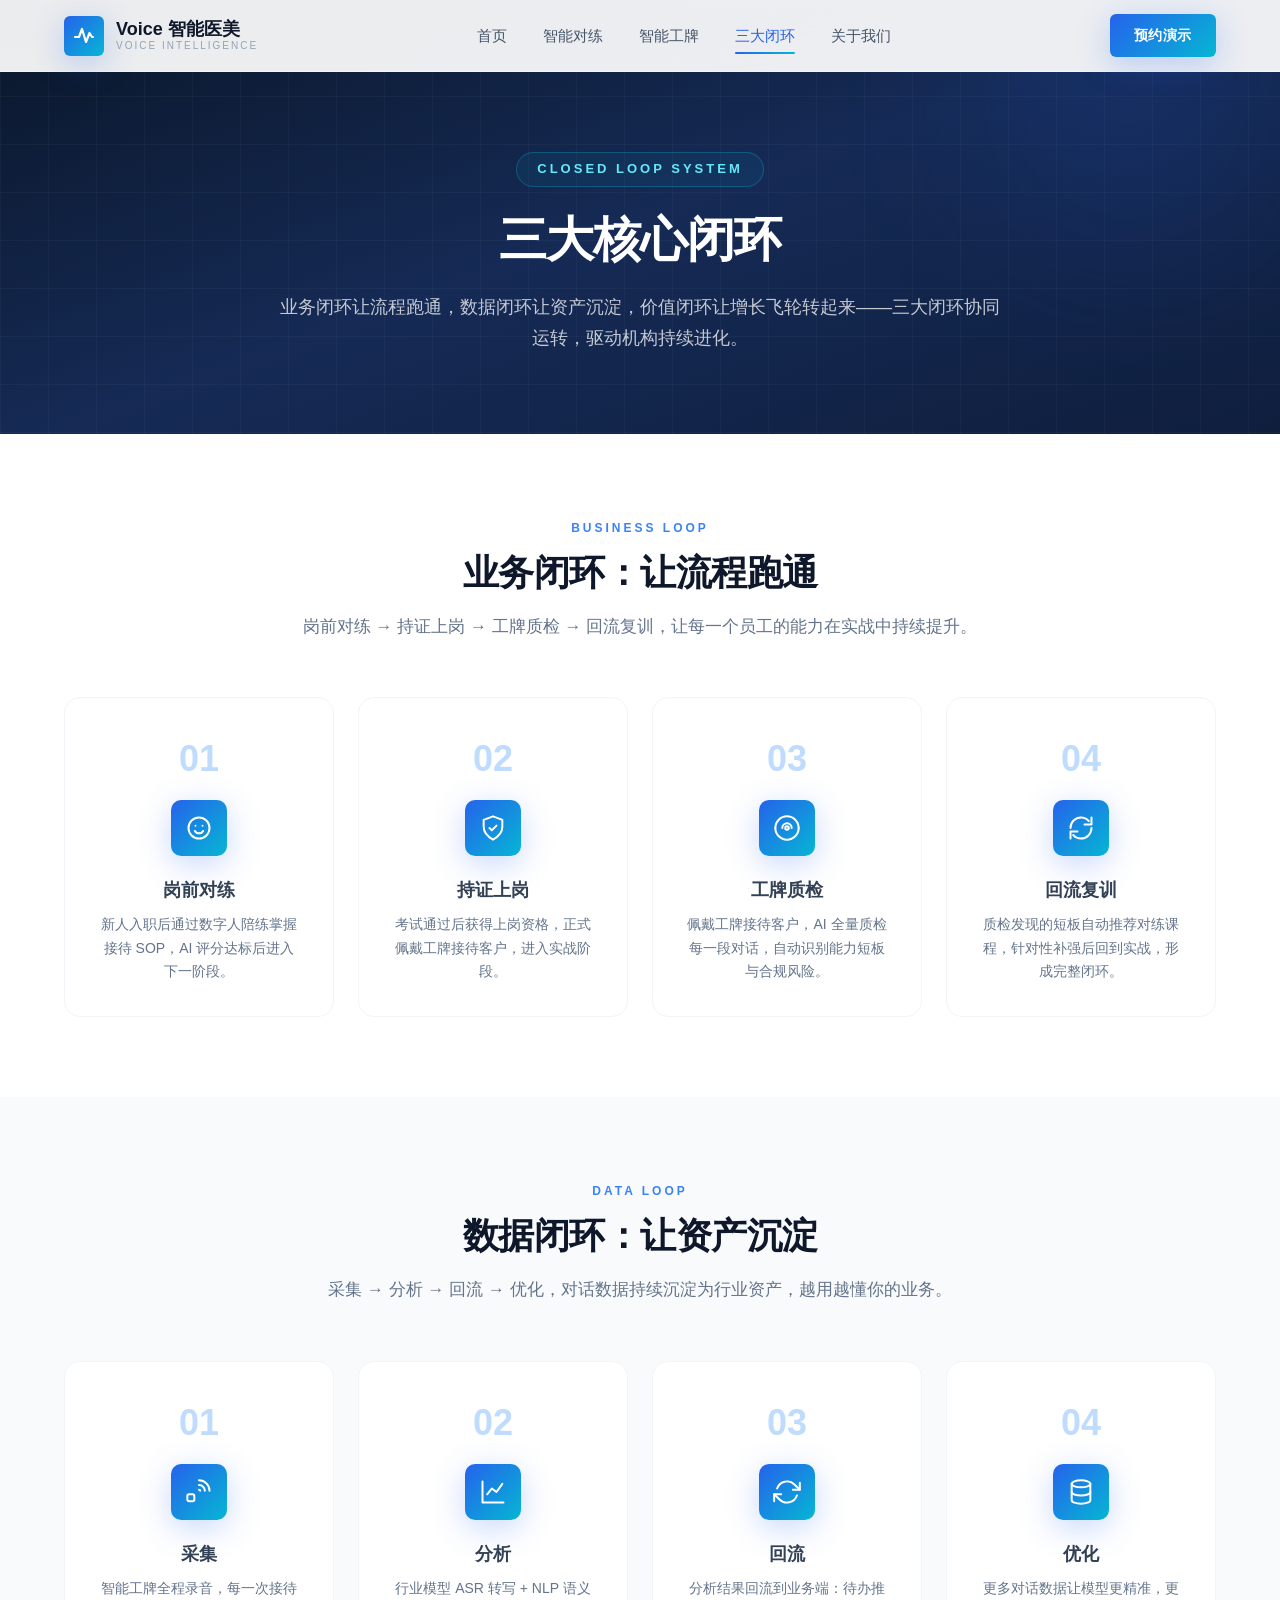
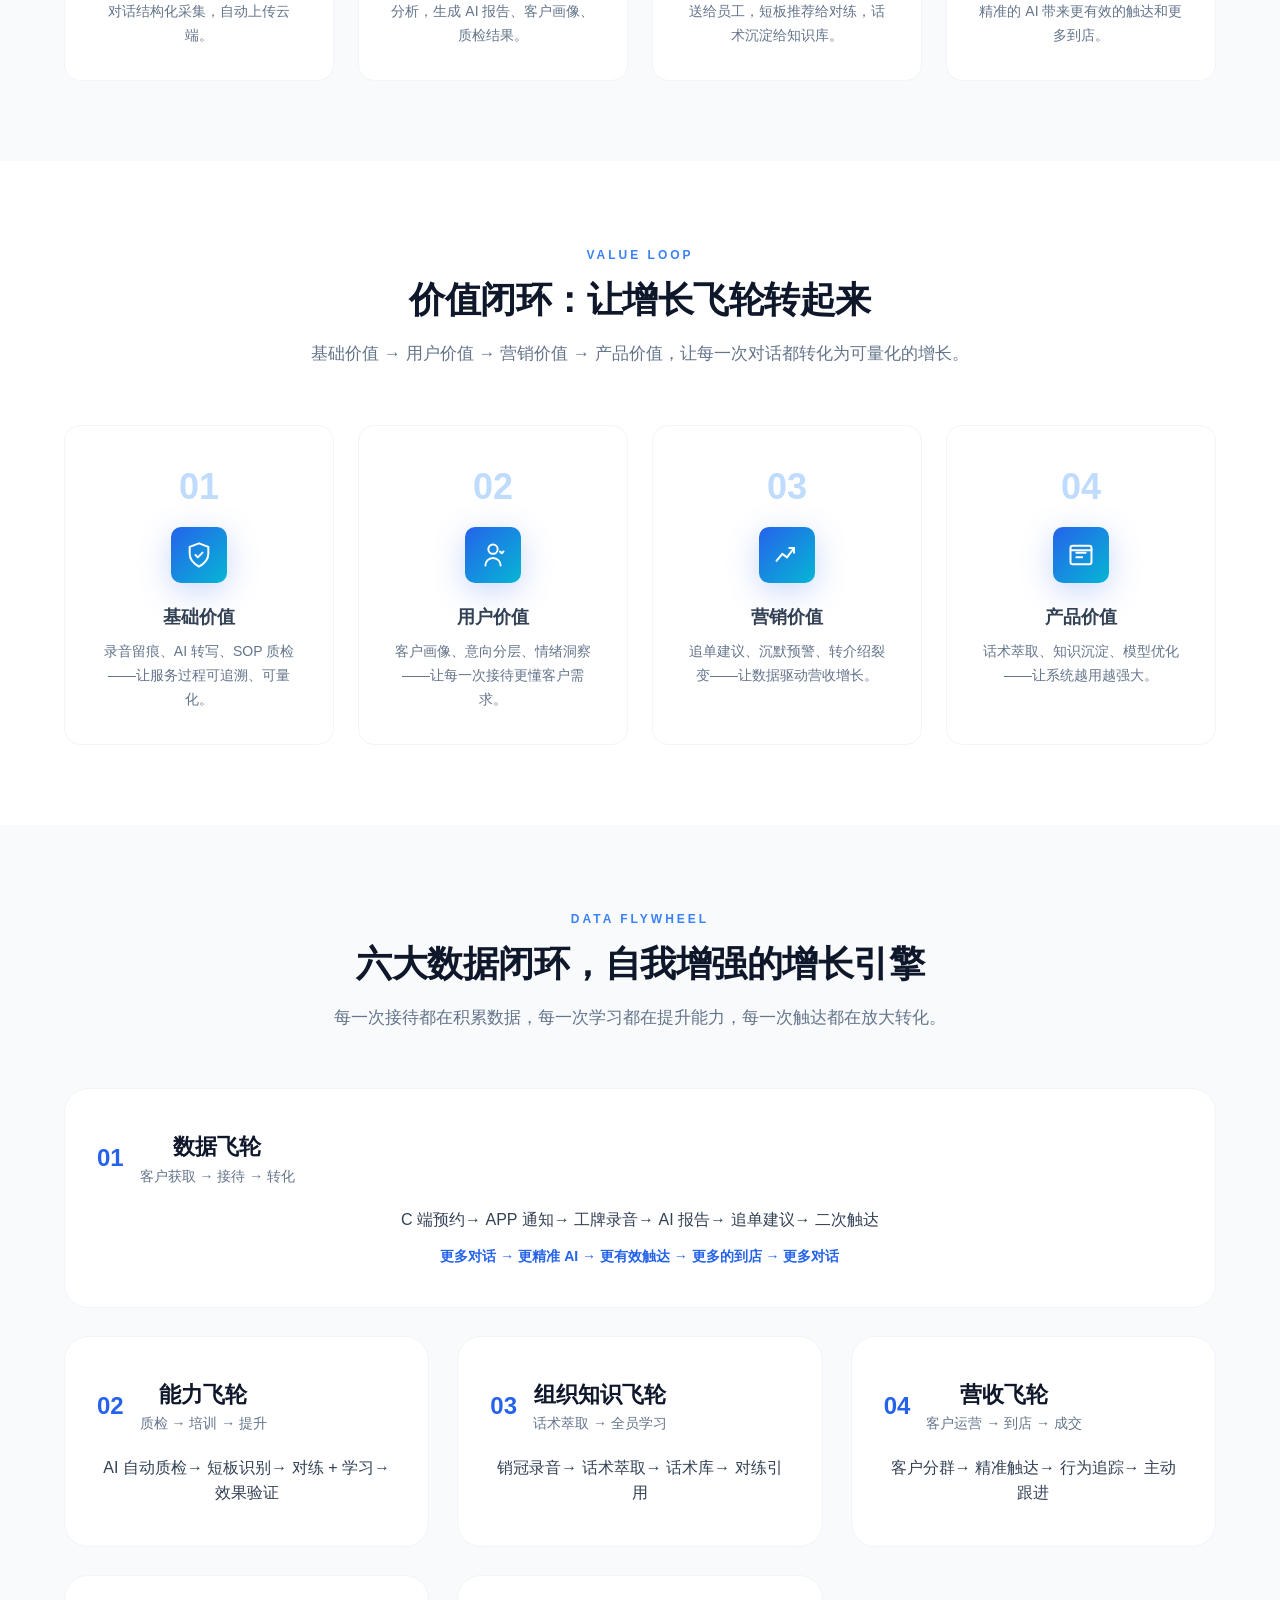
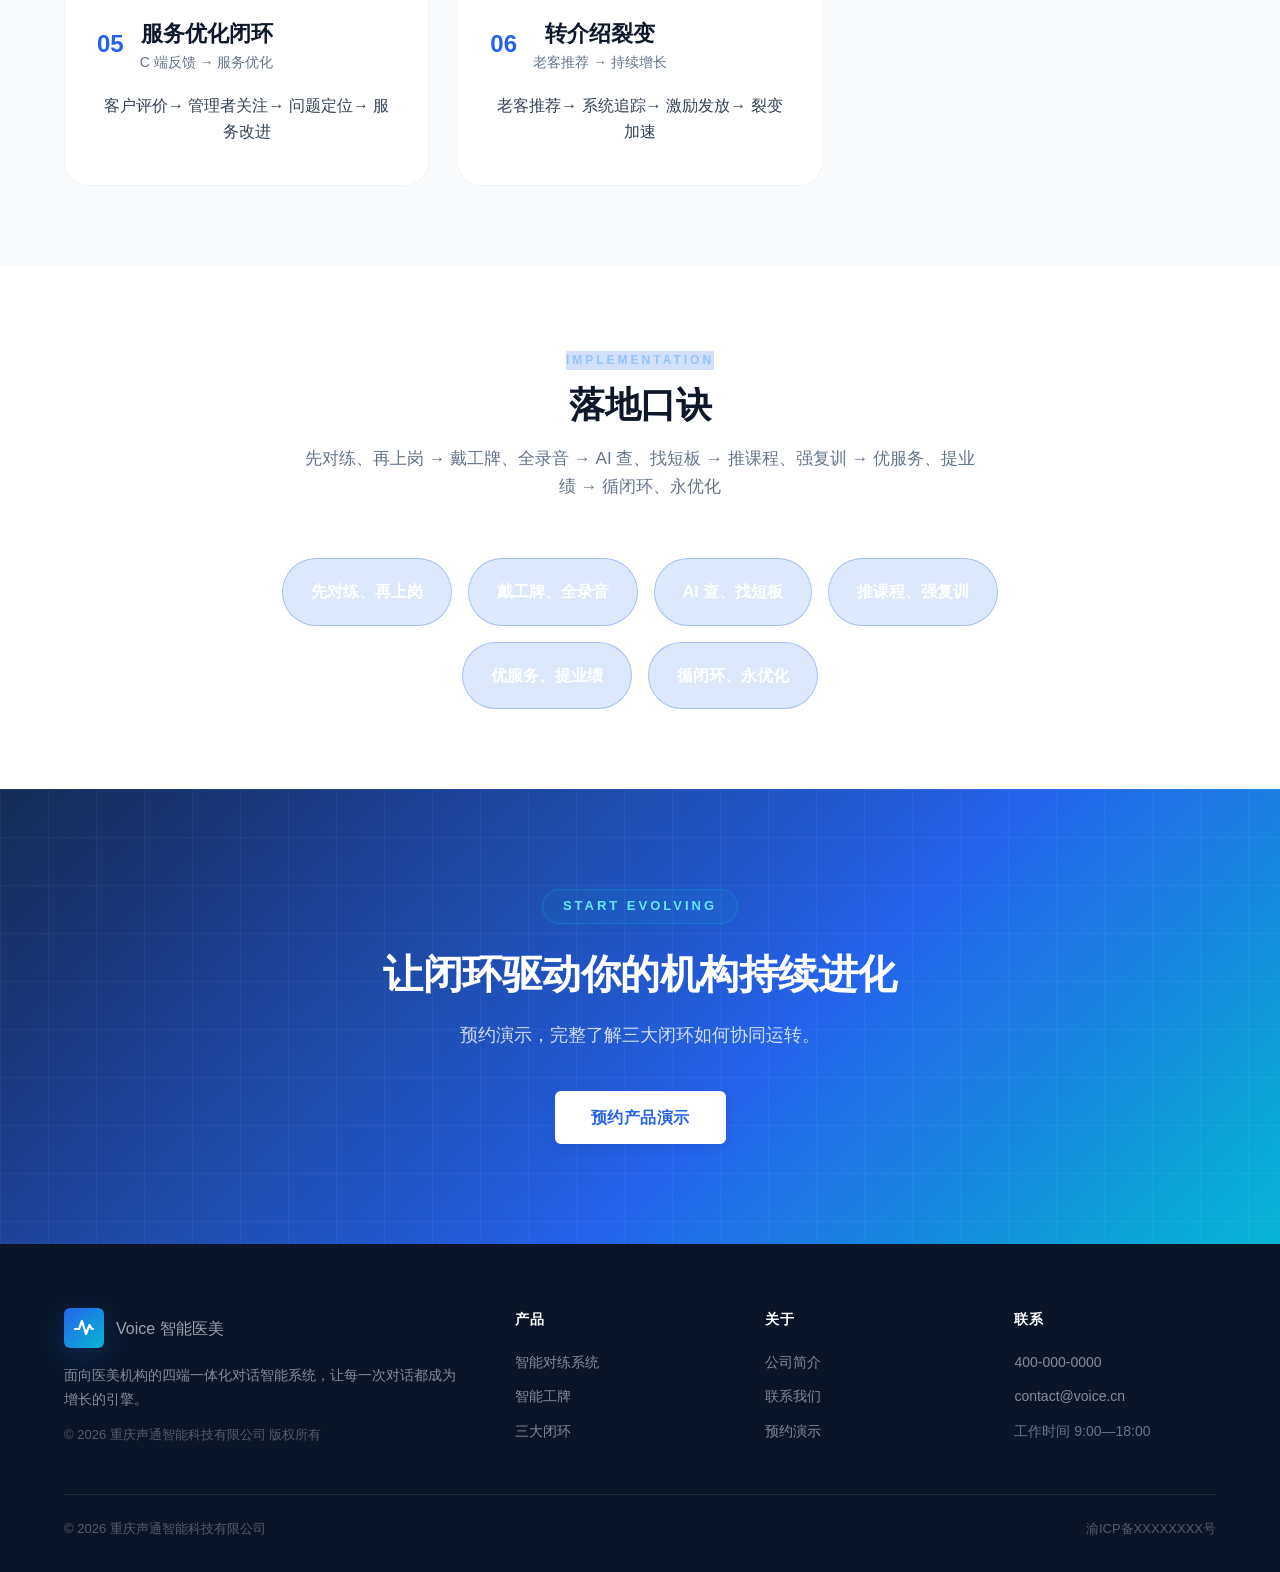
<file: closed-loop.html>
﻿<!DOCTYPE html>
<html lang="zh-CN">
<head>
<meta charset="UTF-8">
<meta name="viewport" content="width=device-width, initial-scale=1.0">
<title>三大核心闭环 · 驱动持续进化 | Voice 智能医美</title>
<meta name="description" content="业务闭环让流程跑通，数据闭环让资产沉淀，价值闭环让增长飞轮转起来。">
<link rel="icon" href="data:image/svg+xml,%3Csvg xmlns='http://www.w3.org/2000/svg' viewBox='0 0 64 64'%3E%3Cdefs%3E%3ClinearGradient id='g' x1='0' y1='0' x2='64' y2='64'%3E%3Cstop offset='0' stop-color='%232563eb'/%3E%3Cstop offset='1' stop-color='%2306b6d4'/%3E%3C/linearGradient%3E%3C/defs%3E%3Crect width='64' height='64' rx='16' fill='url(%23g)'/%3E%3Cpath d='M12 36h8l5-12 8 22 7-16 5 6h7' fill='none' stroke='%23fff' stroke-width='4.5' stroke-linecap='round' stroke-linejoin='round'/%3E%3C/svg%3E">
<link rel="stylesheet" href="./assets/voice.css?v=2">
</head>
<body>

<!-- ============ HEADER ============ -->
<header class="site-header" id="siteHeader">
  <div class="header-inner">
    <a class="logo" href="./index.html">
      <span class="logo-mark"><svg viewBox="0 0 24 24" fill="none" stroke="#fff" stroke-width="2.2" stroke-linecap="round" stroke-linejoin="round"><path d="M3 13h4l3-8 4 13 3.5-9 2.5 4H21"></path></svg></span>
      <span>Voice 智能医美<small>VOICE INTELLIGENCE</small></span>
    </a>
    <nav class="nav">
      <a class="nav__link" href="./index.html">首页</a>
      <a class="nav__link" href="./product-coach.html">智能对练</a>
      <a class="nav__link" href="./product-badge.html">智能工牌</a>
      <a class="nav__link active" href="./closed-loop.html">三大闭环</a>
      <a class="nav__link" href="./about.html">关于我们</a>
    </nav>
    <div class="header-actions">
      <a class="btn btn-primary" href="./about.html#contact">预约演示</a>
      <button class="nav-toggle" id="navToggle" aria-label="菜单"><span class="nav-toggle__bar"></span><span class="nav-toggle__bar"></span><span class="nav-toggle__bar"></span></button>
    </div>
  </div>
  <div class="nav-panel" id="navPanel">
    <a href="./index.html">首页</a><a href="./product-coach.html">智能对练</a><a href="./product-badge.html">智能工牌</a><a href="./closed-loop.html">三大闭环</a><a href="./about.html">关于我们</a><a href="./about.html#contact" class="btn btn-primary">预约演示</a>
  </div>
</header>

<!-- ============ PAGE HERO ============ -->
<section class="page-hero">
  <div class="hero-grid"></div>
  <div class="hero-glow hero-glow--1"></div>
  <div class="container">
    <div class="hero-kicker">CLOSED LOOP SYSTEM</div>
    <h1 class="page-hero__title">三大核心闭环</h1>
    <p class="page-hero__desc">业务闭环让流程跑通，数据闭环让资产沉淀，价值闭环让增长飞轮转起来——三大闭环协同运转，驱动机构持续进化。</p>
  </div>
</section>

<!-- ============ 业务闭环 ============ -->
<section class="section">
  <div class="container">
    <div class="section-head">
      <span class="section-kicker">BUSINESS LOOP</span>
      <h2 class="section-title">业务闭环：让流程跑通</h2>
      <p class="section-desc">岗前对练 → 持证上岗 → 工牌质检 → 回流复训，让每一个员工的能力在实战中持续提升。</p>
    </div>
    <div class="grid-4">
      <div class="card sr-item" style="text-align:center;position:relative;">
        <div style="font-size:36px;font-weight:700;color:var(--blue-200);margin-bottom:12px;">01</div>
        <div class="loop-card__icon" style="margin:0 auto 20px;"><svg viewBox="0 0 24 24" fill="none" stroke="currentColor" stroke-width="1.7" stroke-linecap="round" stroke-linejoin="round"><circle cx="12" cy="12" r="9"></circle><path d="M8.5 14.5a4 4 0 0 0 7 0"></path><path d="M9 10h.01M15 10h.01"></path></svg></div>
        <h3 style="font-size:18px;font-weight:700;margin-bottom:8px;">岗前对练</h3>
        <p style="font-size:14px;color:var(--gray-500);line-height:1.7;">新人入职后通过数字人陪练掌握接待 SOP，AI 评分达标后进入下一阶段。</p>
      </div>
      <div class="card sr-item" style="text-align:center;transition-delay:0.08s;">
        <div style="font-size:36px;font-weight:700;color:var(--blue-200);margin-bottom:12px;">02</div>
        <div class="loop-card__icon" style="margin:0 auto 20px;"><svg viewBox="0 0 24 24" fill="none" stroke="currentColor" stroke-width="1.7" stroke-linecap="round" stroke-linejoin="round"><path d="M12 2l8 3v6c0 5-3.5 8.5-8 11-4.5-2.5-8-6-8-11V5l8-3z"></path><path d="M9 12l2 2 4-4"></path></svg></div>
        <h3 style="font-size:18px;font-weight:700;margin-bottom:8px;">持证上岗</h3>
        <p style="font-size:14px;color:var(--gray-500);line-height:1.7;">考试通过后获得上岗资格，正式佩戴工牌接待客户，进入实战阶段。</p>
      </div>
      <div class="card sr-item" style="text-align:center;transition-delay:0.16s;">
        <div style="font-size:36px;font-weight:700;color:var(--blue-200);margin-bottom:12px;">03</div>
        <div class="loop-card__icon" style="margin:0 auto 20px;"><svg viewBox="0 0 24 24" fill="none" stroke="currentColor" stroke-width="1.7" stroke-linecap="round" stroke-linejoin="round"><path d="M2 12a10 10 0 0 1 10-10 10 10 0 0 1 10 10"></path><path d="M2 12a10 10 0 0 0 10 10 10 10 0 0 0 10-10"></path><path d="M8 12a4 4 0 0 1 8 0"></path><circle cx="12" cy="12" r="1.5"></circle></svg></div>
        <h3 style="font-size:18px;font-weight:700;margin-bottom:8px;">工牌质检</h3>
        <p style="font-size:14px;color:var(--gray-500);line-height:1.7;">佩戴工牌接待客户，AI 全量质检每一段对话，自动识别能力短板与合规风险。</p>
      </div>
      <div class="card sr-item" style="text-align:center;transition-delay:0.24s;">
        <div style="font-size:36px;font-weight:700;color:var(--blue-200);margin-bottom:12px;">04</div>
        <div class="loop-card__icon" style="margin:0 auto 20px;"><svg viewBox="0 0 24 24" fill="none" stroke="currentColor" stroke-width="1.7" stroke-linecap="round" stroke-linejoin="round"><path d="M3 12a9 9 0 0 1 9-9 9 9 0 0 1 6.7 3"></path><path d="M21 12a9 9 0 0 1-9 9 9 9 0 0 1-6.7-3"></path><path d="M21 3v6h-6M3 21v-6h6"></path></svg></div>
        <h3 style="font-size:18px;font-weight:700;margin-bottom:8px;">回流复训</h3>
        <p style="font-size:14px;color:var(--gray-500);line-height:1.7;">质检发现的短板自动推荐对练课程，针对性补强后回到实战，形成完整闭环。</p>
      </div>
    </div>
  </div>
</section>

<!-- ============ 数据闭环 ============ -->
<section class="section section--gray">
  <div class="container">
    <div class="section-head">
      <span class="section-kicker">DATA LOOP</span>
      <h2 class="section-title">数据闭环：让资产沉淀</h2>
      <p class="section-desc">采集 → 分析 → 回流 → 优化，对话数据持续沉淀为行业资产，越用越懂你的业务。</p>
    </div>
    <div class="grid-4">
      <div class="card sr-item" style="text-align:center;">
        <div style="font-size:36px;font-weight:700;color:var(--blue-200);margin-bottom:12px;">01</div>
        <div class="loop-card__icon" style="margin:0 auto 20px;"><svg viewBox="0 0 24 24" fill="none" stroke="currentColor" stroke-width="1.7" stroke-linecap="round" stroke-linejoin="round"><path d="M12 2a9 9 0 0 1 9 9"></path><path d="M12 6a5 5 0 0 1 5 5"></path><path d="M12 10a1 1 0 0 1 1 1"></path><rect x="2" y="14" width="6" height="6" rx="1.5"></rect></svg></div>
        <h3 style="font-size:18px;font-weight:700;margin-bottom:8px;">采集</h3>
        <p style="font-size:14px;color:var(--gray-500);line-height:1.7;">智能工牌全程录音，每一次接待对话结构化采集，自动上传云端。</p>
      </div>
      <div class="card sr-item" style="text-align:center;transition-delay:0.08s;">
        <div style="font-size:36px;font-weight:700;color:var(--blue-200);margin-bottom:12px;">02</div>
        <div class="loop-card__icon" style="margin:0 auto 20px;"><svg viewBox="0 0 24 24" fill="none" stroke="currentColor" stroke-width="1.7" stroke-linecap="round" stroke-linejoin="round"><path d="M3 3v18h18"></path><path d="M7 14l4-5 4 3 5-7"></path></svg></div>
        <h3 style="font-size:18px;font-weight:700;margin-bottom:8px;">分析</h3>
        <p style="font-size:14px;color:var(--gray-500);line-height:1.7;">行业模型 ASR 转写 + NLP 语义分析，生成 AI 报告、客户画像、质检结果。</p>
      </div>
      <div class="card sr-item" style="text-align:center;transition-delay:0.16s;">
        <div style="font-size:36px;font-weight:700;color:var(--blue-200);margin-bottom:12px;">03</div>
        <div class="loop-card__icon" style="margin:0 auto 20px;"><svg viewBox="0 0 24 24" fill="none" stroke="currentColor" stroke-width="1.7" stroke-linecap="round" stroke-linejoin="round"><path d="M23 4v6h-6M1 20v-6h6"></path><path d="M3.5 9a9 9 0 0 1 14.9-3.4L23 10M1 14l4.6 4.4A9 9 0 0 0 20.5 15"></path></svg></div>
        <h3 style="font-size:18px;font-weight:700;margin-bottom:8px;">回流</h3>
        <p style="font-size:14px;color:var(--gray-500);line-height:1.7;">分析结果回流到业务端：待办推送给员工，短板推荐给对练，话术沉淀给知识库。</p>
      </div>
      <div class="card sr-item" style="text-align:center;transition-delay:0.24s;">
        <div style="font-size:36px;font-weight:700;color:var(--blue-200);margin-bottom:12px;">04</div>
        <div class="loop-card__icon" style="margin:0 auto 20px;"><svg viewBox="0 0 24 24" fill="none" stroke="currentColor" stroke-width="1.7" stroke-linecap="round" stroke-linejoin="round"><ellipse cx="12" cy="5" rx="8" ry="3"></ellipse><path d="M4 5v14c0 1.66 3.58 3 8 3s8-1.34 8-3V5"></path><path d="M4 12c0 1.66 3.58 3 8 3s8-1.34 8-3"></path></svg></div>
        <h3 style="font-size:18px;font-weight:700;margin-bottom:8px;">优化</h3>
        <p style="font-size:14px;color:var(--gray-500);line-height:1.7;">更多对话数据让模型更精准，更精准的 AI 带来更有效的触达和更多到店。</p>
      </div>
    </div>
  </div>
</section>

<!-- ============ 价值闭环 ============ -->
<section class="section">
  <div class="container">
    <div class="section-head">
      <span class="section-kicker">VALUE LOOP</span>
      <h2 class="section-title">价值闭环：让增长飞轮转起来</h2>
      <p class="section-desc">基础价值 → 用户价值 → 营销价值 → 产品价值，让每一次对话都转化为可量化的增长。</p>
    </div>
    <div class="grid-4">
      <div class="card sr-item" style="text-align:center;">
        <div style="font-size:36px;font-weight:700;color:var(--blue-200);margin-bottom:12px;">01</div>
        <div class="loop-card__icon" style="margin:0 auto 20px;"><svg viewBox="0 0 24 24" fill="none" stroke="currentColor" stroke-width="1.7" stroke-linecap="round" stroke-linejoin="round"><path d="M12 2l8 3v6c0 5-3.5 8.5-8 11-4.5-2.5-8-6-8-11V5l8-3z"></path><path d="M9 12l2 2 4-4"></path></svg></div>
        <h3 style="font-size:18px;font-weight:700;margin-bottom:8px;">基础价值</h3>
        <p style="font-size:14px;color:var(--gray-500);line-height:1.7;">录音留痕、AI 转写、SOP 质检——让服务过程可追溯、可量化。</p>
      </div>
      <div class="card sr-item" style="text-align:center;transition-delay:0.08s;">
        <div style="font-size:36px;font-weight:700;color:var(--blue-200);margin-bottom:12px;">02</div>
        <div class="loop-card__icon" style="margin:0 auto 20px;"><svg viewBox="0 0 24 24" fill="none" stroke="currentColor" stroke-width="1.7" stroke-linecap="round" stroke-linejoin="round"><circle cx="12" cy="7" r="4"></circle><path d="M5.5 21a6.5 6.5 0 0 1 13 0"></path><path d="M18 9l1.5 1.5L21 9"></path></svg></div>
        <h3 style="font-size:18px;font-weight:700;margin-bottom:8px;">用户价值</h3>
        <p style="font-size:14px;color:var(--gray-500);line-height:1.7;">客户画像、意向分层、情绪洞察——让每一次接待更懂客户需求。</p>
      </div>
      <div class="card sr-item" style="text-align:center;transition-delay:0.16s;">
        <div style="font-size:36px;font-weight:700;color:var(--blue-200);margin-bottom:12px;">03</div>
        <div class="loop-card__icon" style="margin:0 auto 20px;"><svg viewBox="0 0 24 24" fill="none" stroke="currentColor" stroke-width="1.7" stroke-linecap="round" stroke-linejoin="round"><path d="M3 17l5-6 4 3 6-8"></path><path d="M14 6h4v4"></path></svg></div>
        <h3 style="font-size:18px;font-weight:700;margin-bottom:8px;">营销价值</h3>
        <p style="font-size:14px;color:var(--gray-500);line-height:1.7;">追单建议、沉默预警、转介绍裂变——让数据驱动营收增长。</p>
      </div>
      <div class="card sr-item" style="text-align:center;transition-delay:0.24s;">
        <div style="font-size:36px;font-weight:700;color:var(--blue-200);margin-bottom:12px;">04</div>
        <div class="loop-card__icon" style="margin:0 auto 20px;"><svg viewBox="0 0 24 24" fill="none" stroke="currentColor" stroke-width="1.7" stroke-linecap="round" stroke-linejoin="round"><rect x="3" y="4" width="18" height="16" rx="2"></rect><path d="M8 10h8M8 14h5"></path><path d="M3 8h18"></path></svg></div>
        <h3 style="font-size:18px;font-weight:700;margin-bottom:8px;">产品价值</h3>
        <p style="font-size:14px;color:var(--gray-500);line-height:1.7;">话术萃取、知识沉淀、模型优化——让系统越用越强大。</p>
      </div>
    </div>
  </div>
</section>

<!-- ============ 六大数据飞轮 ============ -->
<section class="section section--gray">
  <div class="container">
    <div class="section-head">
      <span class="section-kicker">DATA FLYWHEEL</span>
      <h2 class="section-title">六大数据闭环，自我增强的增长引擎</h2>
      <p class="section-desc">每一次接待都在积累数据，每一次学习都在提升能力，每一次触达都在放大转化。</p>
    </div>
    <div class="grid-3">
      <div class="loop-card sr-item" style="grid-column:span 3;">
        <div style="display:flex;align-items:center;gap:16px;margin-bottom:20px;">
          <span style="font-size:24px;font-weight:700;color:var(--blue-600);">01</span>
          <div><h3 class="loop-card__title" style="margin:0;">数据飞轮</h3><p style="font-size:14px;color:var(--gray-500);">客户获取 → 接待 → 转化</p></div>
        </div>
        <div class="loop-chain" style="margin-bottom:12px;">
          <span class="loop-step">C 端预约</span><span class="loop-arrow">→</span>
          <span class="loop-step">APP 通知</span><span class="loop-arrow">→</span>
          <span class="loop-step">工牌录音</span><span class="loop-arrow">→</span>
          <span class="loop-step">AI 报告</span><span class="loop-arrow">→</span>
          <span class="loop-step">追单建议</span><span class="loop-arrow">→</span>
          <span class="loop-step">二次触达</span>
        </div>
        <p style="font-size:14px;color:var(--blue-600);font-weight:600;">更多对话 → 更精准 AI → 更有效触达 → 更多的到店 → 更多对话</p>
      </div>
      <div class="loop-card sr-item">
        <div style="display:flex;align-items:center;gap:16px;margin-bottom:20px;">
          <span style="font-size:24px;font-weight:700;color:var(--blue-600);">02</span>
          <div><h3 class="loop-card__title" style="margin:0;">能力飞轮</h3><p style="font-size:14px;color:var(--gray-500);">质检 → 培训 → 提升</p></div>
        </div>
        <div class="loop-chain">
          <span class="loop-step">AI 自动质检</span><span class="loop-arrow">→</span>
          <span class="loop-step">短板识别</span><span class="loop-arrow">→</span>
          <span class="loop-step">对练 + 学习</span><span class="loop-arrow">→</span>
          <span class="loop-step">效果验证</span>
        </div>
      </div>
      <div class="loop-card sr-item" style="transition-delay:0.1s;">
        <div style="display:flex;align-items:center;gap:16px;margin-bottom:20px;">
          <span style="font-size:24px;font-weight:700;color:var(--blue-600);">03</span>
          <div><h3 class="loop-card__title" style="margin:0;">组织知识飞轮</h3><p style="font-size:14px;color:var(--gray-500);">话术萃取 → 全员学习</p></div>
        </div>
        <div class="loop-chain">
          <span class="loop-step">销冠录音</span><span class="loop-arrow">→</span>
          <span class="loop-step">话术萃取</span><span class="loop-arrow">→</span>
          <span class="loop-step">话术库</span><span class="loop-arrow">→</span>
          <span class="loop-step">对练引用</span>
        </div>
      </div>
      <div class="loop-card sr-item">
        <div style="display:flex;align-items:center;gap:16px;margin-bottom:20px;">
          <span style="font-size:24px;font-weight:700;color:var(--blue-600);">04</span>
          <div><h3 class="loop-card__title" style="margin:0;">营收飞轮</h3><p style="font-size:14px;color:var(--gray-500);">客户运营 → 到店 → 成交</p></div>
        </div>
        <div class="loop-chain">
          <span class="loop-step">客户分群</span><span class="loop-arrow">→</span>
          <span class="loop-step">精准触达</span><span class="loop-arrow">→</span>
          <span class="loop-step">行为追踪</span><span class="loop-arrow">→</span>
          <span class="loop-step">主动跟进</span>
        </div>
      </div>
      <div class="loop-card sr-item" style="transition-delay:0.1s;">
        <div style="display:flex;align-items:center;gap:16px;margin-bottom:20px;">
          <span style="font-size:24px;font-weight:700;color:var(--blue-600);">05</span>
          <div><h3 class="loop-card__title" style="margin:0;">服务优化闭环</h3><p style="font-size:14px;color:var(--gray-500);">C 端反馈 → 服务优化</p></div>
        </div>
        <div class="loop-chain">
          <span class="loop-step">客户评价</span><span class="loop-arrow">→</span>
          <span class="loop-step">管理者关注</span><span class="loop-arrow">→</span>
          <span class="loop-step">问题定位</span><span class="loop-arrow">→</span>
          <span class="loop-step">服务改进</span>
        </div>
      </div>
      <div class="loop-card sr-item" style="transition-delay:0.2s;">
        <div style="display:flex;align-items:center;gap:16px;margin-bottom:20px;">
          <span style="font-size:24px;font-weight:700;color:var(--blue-600);">06</span>
          <div><h3 class="loop-card__title" style="margin:0;">转介绍裂变</h3><p style="font-size:14px;color:var(--gray-500);">老客推荐 → 持续增长</p></div>
        </div>
        <div class="loop-chain">
          <span class="loop-step">老客推荐</span><span class="loop-arrow">→</span>
          <span class="loop-step">系统追踪</span><span class="loop-arrow">→</span>
          <span class="loop-step">激励发放</span><span class="loop-arrow">→</span>
          <span class="loop-step">裂变加速</span>
        </div>
      </div>
    </div>
  </div>
</section>

<!-- ============ 落地口诀 ============ -->
<section class="section section--dark">
  <div class="container">
    <div class="section-head">
      <span class="section-kicker" style="background:rgba(37,99,235,0.2);color:var(--blue-300);">IMPLEMENTATION</span>
      <h2 class="section-title">落地口诀</h2>
      <p class="section-desc">先对练、再上岗 → 戴工牌、全录音 → AI 查、找短板 → 推课程、强复训 → 优服务、提业绩 → 循闭环、永优化</p>
    </div>
    <div style="display:flex;flex-wrap:wrap;gap:16px;justify-content:center;max-width:900px;margin:0 auto;">
      <div class="sr-item" style="padding:20px 28px;background:rgba(37,99,235,0.15);border:1px solid rgba(37,99,235,0.3);border-radius:9999px;color:var(--white);font-size:16px;font-weight:600;">先对练、再上岗</div>
      <div class="sr-item" style="padding:20px 28px;background:rgba(37,99,235,0.15);border:1px solid rgba(37,99,235,0.3);border-radius:9999px;color:var(--white);font-size:16px;font-weight:600;">戴工牌、全录音</div>
      <div class="sr-item" style="padding:20px 28px;background:rgba(37,99,235,0.15);border:1px solid rgba(37,99,235,0.3);border-radius:9999px;color:var(--white);font-size:16px;font-weight:600;">AI 查、找短板</div>
      <div class="sr-item" style="padding:20px 28px;background:rgba(37,99,235,0.15);border:1px solid rgba(37,99,235,0.3);border-radius:9999px;color:var(--white);font-size:16px;font-weight:600;">推课程、强复训</div>
      <div class="sr-item" style="padding:20px 28px;background:rgba(37,99,235,0.15);border:1px solid rgba(37,99,235,0.3);border-radius:9999px;color:var(--white);font-size:16px;font-weight:600;">优服务、提业绩</div>
      <div class="sr-item" style="padding:20px 28px;background:rgba(37,99,235,0.15);border:1px solid rgba(37,99,235,0.3);border-radius:9999px;color:var(--white);font-size:16px;font-weight:600;">循闭环、永优化</div>
    </div>
  </div>
</section>

<!-- ============ CTA ============ -->
<section class="cta-section">
  <div class="container">
    <div class="cta-content">
      <div class="hero-kicker" style="margin-bottom:24px;">START EVOLVING</div>
      <h2 class="cta-title">让闭环驱动你的机构持续进化</h2>
      <p class="cta-desc">预约演示，完整了解三大闭环如何协同运转。</p>
      <a href="./about.html#contact" class="btn btn-white btn-lg">预约产品演示</a>
    </div>
  </div>
</section>

<!-- ============ FOOTER ============ -->
<footer class="site-footer">
  <div class="container">
    <div class="footer-grid">
      <div class="footer-brand">
        <a class="logo" href="./index.html"><span class="logo-mark"><svg viewBox="0 0 24 24" fill="none" stroke="#fff" stroke-width="2.2" stroke-linecap="round" stroke-linejoin="round"><path d="M3 13h4l3-8 4 13 3.5-9 2.5 4H21"></path></svg></span>Voice 智能医美</a>
        <p>面向医美机构的四端一体化对话智能系统，让每一次对话都成为增长的引擎。</p>
        <p class="copyright">&copy; 2026 重庆声通智能科技有限公司 版权所有</p>
      </div>
      <div class="footer-col"><h4>产品</h4><a href="./product-coach.html">智能对练系统</a><a href="./product-badge.html">智能工牌</a><a href="./closed-loop.html">三大闭环</a></div>
      <div class="footer-col"><h4>关于</h4><a href="./about.html">公司简介</a><a href="./about.html#contact">联系我们</a><a href="./about.html#contact">预约演示</a></div>
      <div class="footer-col"><h4>联系</h4><a href="tel:4000000000">400-000-0000</a><a href="mailto:contact@voice.cn">contact@voice.cn</a><a style="color:var(--gray-500);">工作时间 9:00—18:00</a></div>
    </div>
    <div class="footer-bottom"><span>&copy; 2026 重庆声通智能科技有限公司</span><span>渝ICP备XXXXXXXX号</span></div>
  </div>
</footer>
<script src="./assets/voice.js?v=2"></script>
</body>
</html>
</file>
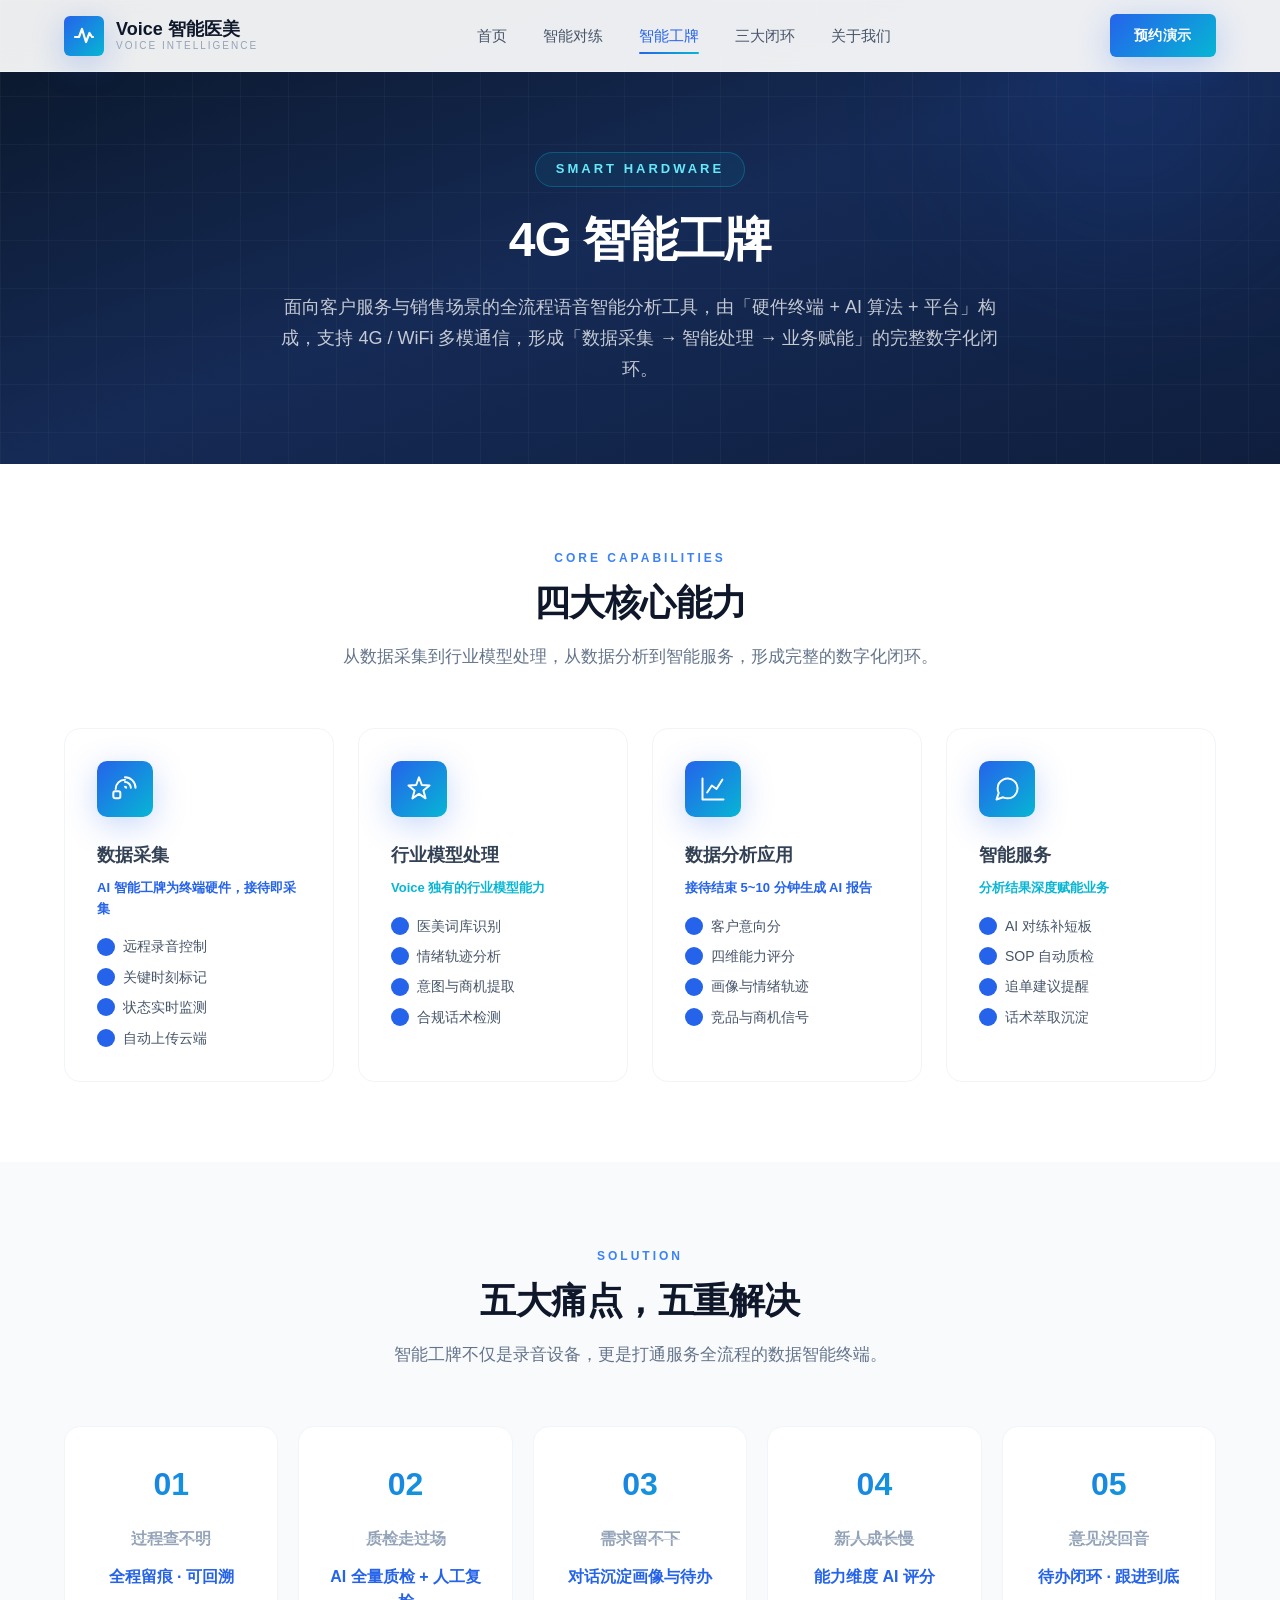
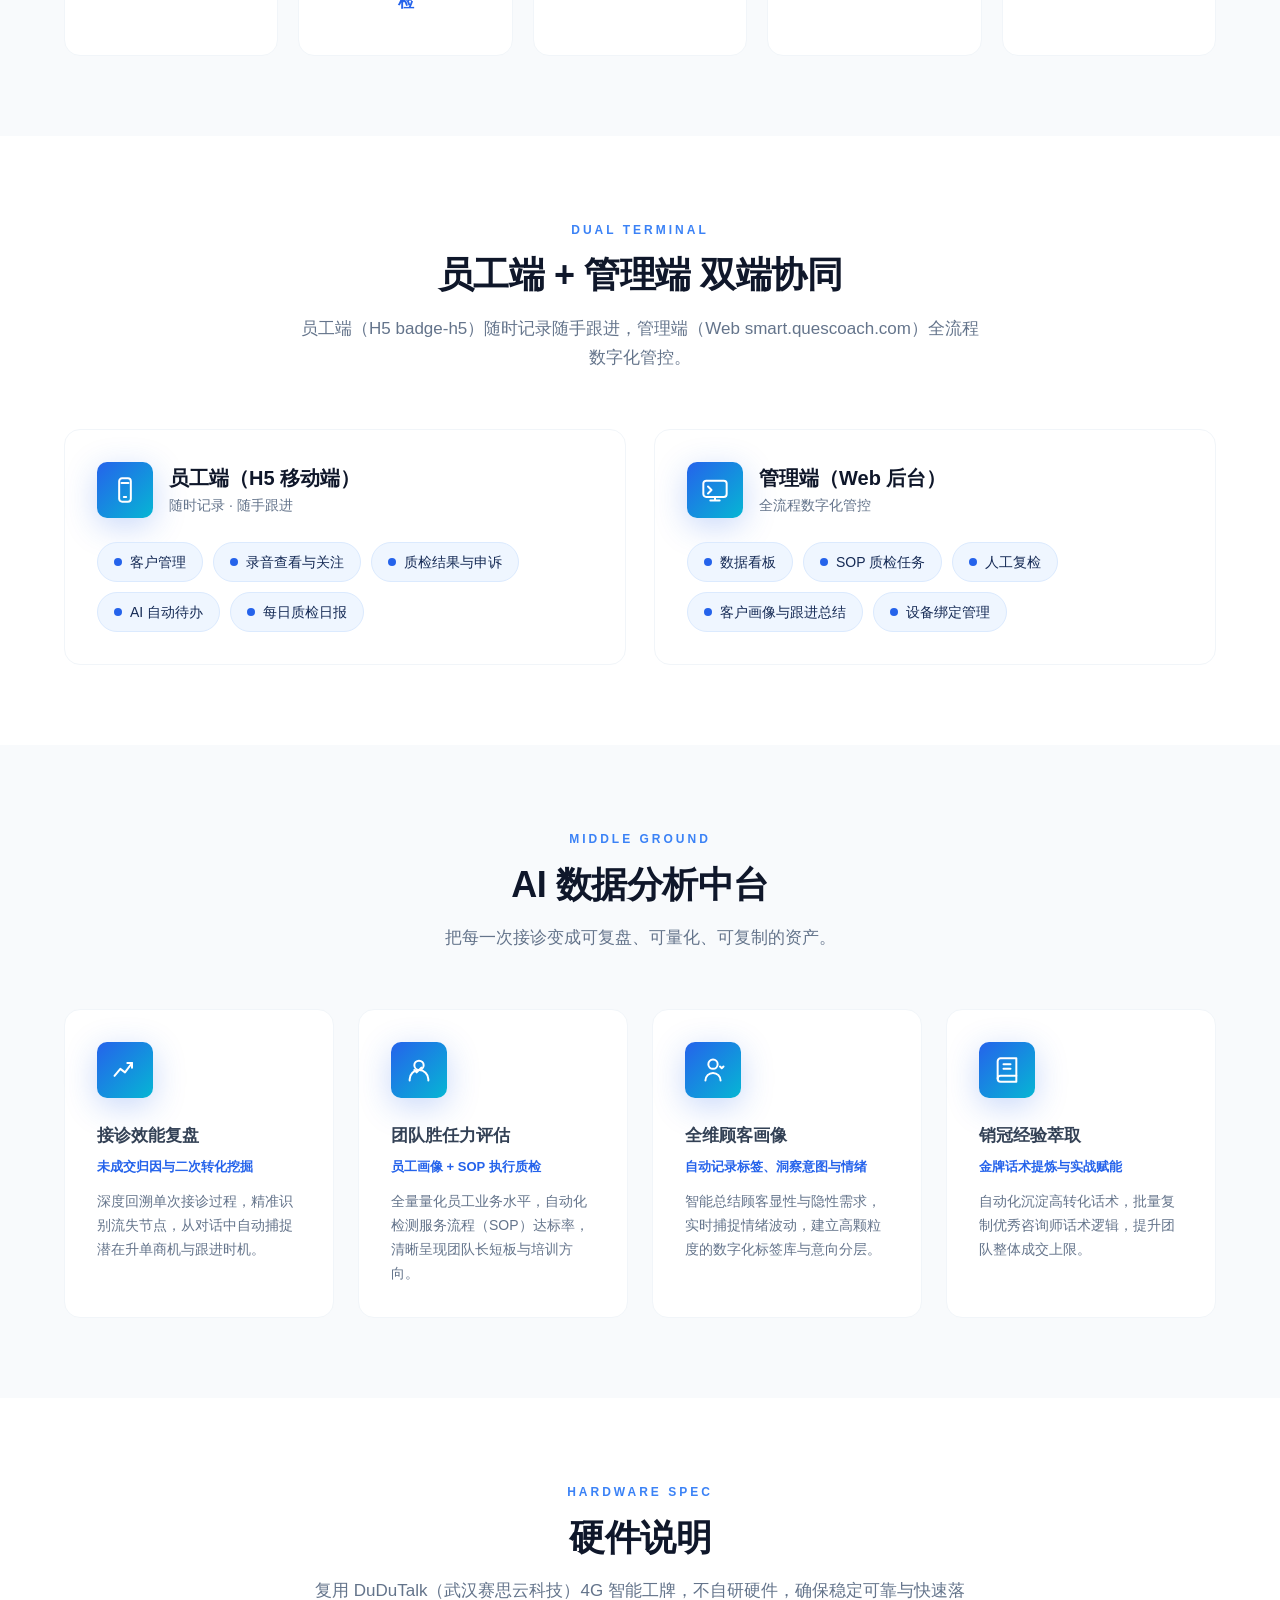
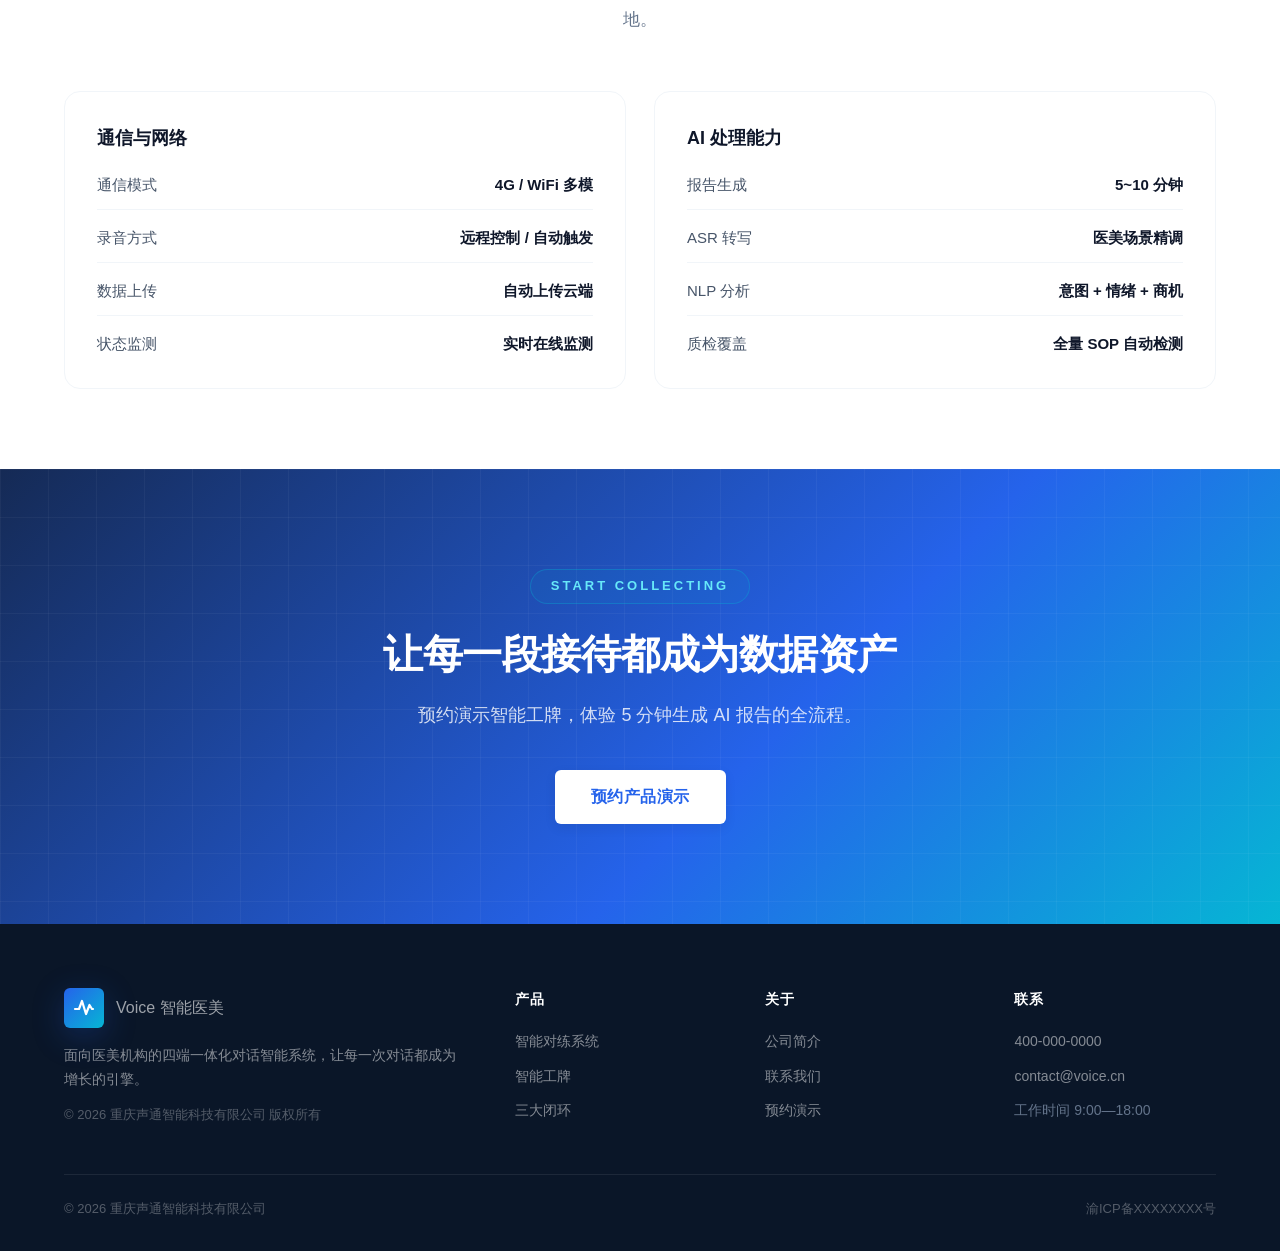
<file: product-badge.html>
﻿<!DOCTYPE html>
<html lang="zh-CN">
<head>
<meta charset="UTF-8">
<meta name="viewport" content="width=device-width, initial-scale=1.0">
<title>智能工牌 · 数据采集与实时监控 | Voice 智能医美</title>
<meta name="description" content="4G 智能工牌为终端硬件，接待即采集。Voice 独有行业模型处理，5~10 分钟生成 AI 报告，深度赋能业务。">
<link rel="icon" href="data:image/svg+xml,%3Csvg xmlns='http://www.w3.org/2000/svg' viewBox='0 0 64 64'%3E%3Cdefs%3E%3ClinearGradient id='g' x1='0' y1='0' x2='64' y2='64'%3E%3Cstop offset='0' stop-color='%232563eb'/%3E%3Cstop offset='1' stop-color='%2306b6d4'/%3E%3C/linearGradient%3E%3C/defs%3E%3Crect width='64' height='64' rx='16' fill='url(%23g)'/%3E%3Cpath d='M12 36h8l5-12 8 22 7-16 5 6h7' fill='none' stroke='%23fff' stroke-width='4.5' stroke-linecap='round' stroke-linejoin='round'/%3E%3C/svg%3E">
<link rel="stylesheet" href="./assets/voice.css?v=2">
</head>
<body>

<!-- ============ HEADER ============ -->
<header class="site-header" id="siteHeader">
  <div class="header-inner">
    <a class="logo" href="./index.html">
      <span class="logo-mark"><svg viewBox="0 0 24 24" fill="none" stroke="#fff" stroke-width="2.2" stroke-linecap="round" stroke-linejoin="round"><path d="M3 13h4l3-8 4 13 3.5-9 2.5 4H21"></path></svg></span>
      <span>Voice 智能医美<small>VOICE INTELLIGENCE</small></span>
    </a>
    <nav class="nav">
      <a class="nav__link" href="./index.html">首页</a>
      <a class="nav__link" href="./product-coach.html">智能对练</a>
      <a class="nav__link active" href="./product-badge.html">智能工牌</a>
      <a class="nav__link" href="./closed-loop.html">三大闭环</a>
      <a class="nav__link" href="./about.html">关于我们</a>
    </nav>
    <div class="header-actions">
      <a class="btn btn-primary" href="./about.html#contact">预约演示</a>
      <button class="nav-toggle" id="navToggle" aria-label="菜单"><span class="nav-toggle__bar"></span><span class="nav-toggle__bar"></span><span class="nav-toggle__bar"></span></button>
    </div>
  </div>
  <div class="nav-panel" id="navPanel">
    <a href="./index.html">首页</a><a href="./product-coach.html">智能对练</a><a href="./product-badge.html">智能工牌</a><a href="./closed-loop.html">三大闭环</a><a href="./about.html">关于我们</a><a href="./about.html#contact" class="btn btn-primary">预约演示</a>
  </div>
</header>

<!-- ============ PAGE HERO ============ -->
<section class="page-hero">
  <div class="hero-grid"></div>
  <div class="hero-glow hero-glow--1"></div>
  <div class="container">
    <div class="hero-kicker">SMART HARDWARE</div>
    <h1 class="page-hero__title">4G 智能工牌</h1>
    <p class="page-hero__desc">面向客户服务与销售场景的全流程语音智能分析工具，由「硬件终端 + AI 算法 + 平台」构成，支持 4G / WiFi 多模通信，形成「数据采集 → 智能处理 → 业务赋能」的完整数字化闭环。</p>
  </div>
</section>

<!-- ============ 四大能力 ============ -->
<section class="section">
  <div class="container">
    <div class="section-head">
      <span class="section-kicker">CORE CAPABILITIES</span>
      <h2 class="section-title">四大核心能力</h2>
      <p class="section-desc">从数据采集到行业模型处理，从数据分析到智能服务，形成完整的数字化闭环。</p>
    </div>
    <div class="grid-4">
      <!-- 数据采集 -->
      <div class="card sr-item">
        <div class="loop-card__icon"><svg viewBox="0 0 24 24" fill="none" stroke="currentColor" stroke-width="1.7" stroke-linecap="round" stroke-linejoin="round"><path d="M12 2a9 9 0 0 1 9 9"></path><path d="M12 6a5 5 0 0 1 5 5"></path><path d="M12 10a1 1 0 0 1 1 1"></path><rect x="2" y="14" width="6" height="6" rx="1.5"></rect><path d="M4 12a8 8 0 0 1 8-8"></path></svg></div>
        <h3 style="font-size:18px;font-weight:700;margin-bottom:8px;">数据采集</h3>
        <p style="font-size:13px;color:var(--blue-600);font-weight:600;margin-bottom:16px;">AI 智能工牌为终端硬件，接待即采集</p>
        <ul style="display:flex;flex-direction:column;gap:8px;">
          <li style="display:flex;align-items:center;gap:8px;font-size:14px;color:var(--gray-600);"><span class="check" style="width:18px;height:18px;background:var(--blue-600);border-radius:50%;display:flex;align-items:center;justify-content:center;"></span>远程录音控制</li>
          <li style="display:flex;align-items:center;gap:8px;font-size:14px;color:var(--gray-600);"><span class="check" style="width:18px;height:18px;background:var(--blue-600);border-radius:50%;display:flex;align-items:center;justify-content:center;"></span>关键时刻标记</li>
          <li style="display:flex;align-items:center;gap:8px;font-size:14px;color:var(--gray-600);"><span class="check" style="width:18px;height:18px;background:var(--blue-600);border-radius:50%;display:flex;align-items:center;justify-content:center;"></span>状态实时监测</li>
          <li style="display:flex;align-items:center;gap:8px;font-size:14px;color:var(--gray-600);"><span class="check" style="width:18px;height:18px;background:var(--blue-600);border-radius:50%;display:flex;align-items:center;justify-content:center;"></span>自动上传云端</li>
        </ul>
      </div>
      <!-- 行业模型处理 -->
      <div class="card sr-item" style="transition-delay:0.08s;">
        <div class="loop-card__icon"><svg viewBox="0 0 24 24" fill="none" stroke="currentColor" stroke-width="1.7" stroke-linecap="round" stroke-linejoin="round"><path d="M12 2l2.4 6.6L21 9l-5.2 4.3L17.6 20 12 16.2 6.4 20l1.8-6.7L3 9l6.6-.4z"></path></svg></div>
        <h3 style="font-size:18px;font-weight:700;margin-bottom:8px;">行业模型处理</h3>
        <p style="font-size:13px;color:var(--cyan);font-weight:600;margin-bottom:16px;">Voice 独有的行业模型能力</p>
        <ul style="display:flex;flex-direction:column;gap:8px;">
          <li style="display:flex;align-items:center;gap:8px;font-size:14px;color:var(--gray-600);"><span class="check" style="width:18px;height:18px;background:var(--blue-600);border-radius:50%;display:flex;align-items:center;justify-content:center;"></span>医美词库识别</li>
          <li style="display:flex;align-items:center;gap:8px;font-size:14px;color:var(--gray-600);"><span class="check" style="width:18px;height:18px;background:var(--blue-600);border-radius:50%;display:flex;align-items:center;justify-content:center;"></span>情绪轨迹分析</li>
          <li style="display:flex;align-items:center;gap:8px;font-size:14px;color:var(--gray-600);"><span class="check" style="width:18px;height:18px;background:var(--blue-600);border-radius:50%;display:flex;align-items:center;justify-content:center;"></span>意图与商机提取</li>
          <li style="display:flex;align-items:center;gap:8px;font-size:14px;color:var(--gray-600);"><span class="check" style="width:18px;height:18px;background:var(--blue-600);border-radius:50%;display:flex;align-items:center;justify-content:center;"></span>合规话术检测</li>
        </ul>
      </div>
      <!-- 数据分析应用 -->
      <div class="card sr-item" style="transition-delay:0.16s;">
        <div class="loop-card__icon"><svg viewBox="0 0 24 24" fill="none" stroke="currentColor" stroke-width="1.7" stroke-linecap="round" stroke-linejoin="round"><path d="M3 3v18h18"></path><path d="M7 15l4-6 4 3 5-8"></path></svg></div>
        <h3 style="font-size:18px;font-weight:700;margin-bottom:8px;">数据分析应用</h3>
        <p style="font-size:13px;color:var(--blue-600);font-weight:600;margin-bottom:16px;">接待结束 5~10 分钟生成 AI 报告</p>
        <ul style="display:flex;flex-direction:column;gap:8px;">
          <li style="display:flex;align-items:center;gap:8px;font-size:14px;color:var(--gray-600);"><span class="check" style="width:18px;height:18px;background:var(--blue-600);border-radius:50%;display:flex;align-items:center;justify-content:center;"></span>客户意向分</li>
          <li style="display:flex;align-items:center;gap:8px;font-size:14px;color:var(--gray-600);"><span class="check" style="width:18px;height:18px;background:var(--blue-600);border-radius:50%;display:flex;align-items:center;justify-content:center;"></span>四维能力评分</li>
          <li style="display:flex;align-items:center;gap:8px;font-size:14px;color:var(--gray-600);"><span class="check" style="width:18px;height:18px;background:var(--blue-600);border-radius:50%;display:flex;align-items:center;justify-content:center;"></span>画像与情绪轨迹</li>
          <li style="display:flex;align-items:center;gap:8px;font-size:14px;color:var(--gray-600);"><span class="check" style="width:18px;height:18px;background:var(--blue-600);border-radius:50%;display:flex;align-items:center;justify-content:center;"></span>竞品与商机信号</li>
        </ul>
      </div>
      <!-- 智能服务 -->
      <div class="card sr-item" style="transition-delay:0.24s;">
        <div class="loop-card__icon"><svg viewBox="0 0 24 24" fill="none" stroke="currentColor" stroke-width="1.7" stroke-linecap="round" stroke-linejoin="round"><path d="M21 11.5a8.38 8.38 0 0 1-.9 3.8 8.5 8.5 0 0 1-7.6 4.7 8.38 8.38 0 0 1-3.8-.9L3 21l1.9-5.7a8.38 8.38 0 0 1-.9-3.8 8.5 8.5 0 0 1 4.7-7.6 8.38 8.38 0 0 1 3.8-.9h.5a8.48 8.48 0 0 1 8 8v.5z"></path></svg></div>
        <h3 style="font-size:18px;font-weight:700;margin-bottom:8px;">智能服务</h3>
        <p style="font-size:13px;color:var(--cyan);font-weight:600;margin-bottom:16px;">分析结果深度赋能业务</p>
        <ul style="display:flex;flex-direction:column;gap:8px;">
          <li style="display:flex;align-items:center;gap:8px;font-size:14px;color:var(--gray-600);"><span class="check" style="width:18px;height:18px;background:var(--blue-600);border-radius:50%;display:flex;align-items:center;justify-content:center;"></span>AI 对练补短板</li>
          <li style="display:flex;align-items:center;gap:8px;font-size:14px;color:var(--gray-600);"><span class="check" style="width:18px;height:18px;background:var(--blue-600);border-radius:50%;display:flex;align-items:center;justify-content:center;"></span>SOP 自动质检</li>
          <li style="display:flex;align-items:center;gap:8px;font-size:14px;color:var(--gray-600);"><span class="check" style="width:18px;height:18px;background:var(--blue-600);border-radius:50%;display:flex;align-items:center;justify-content:center;"></span>追单建议提醒</li>
          <li style="display:flex;align-items:center;gap:8px;font-size:14px;color:var(--gray-600);"><span class="check" style="width:18px;height:18px;background:var(--blue-600);border-radius:50%;display:flex;align-items:center;justify-content:center;"></span>话术萃取沉淀</li>
        </ul>
      </div>
    </div>
  </div>
</section>

<!-- ============ 痛点→方案 ============ -->
<section class="section section--gray">
  <div class="container">
    <div class="section-head">
      <span class="section-kicker">SOLUTION</span>
      <h2 class="section-title">五大痛点，五重解决</h2>
      <p class="section-desc">智能工牌不仅是录音设备，更是打通服务全流程的数据智能终端。</p>
    </div>
    <div class="grid-3" style="grid-template-columns:repeat(5,1fr);gap:20px;">
      <div class="pain-card sr-item">
        <div class="pain-card__num">01</div>
        <p class="pain-card__bad">过程查不明</p>
        <p class="pain-card__good">全程留痕 · 可回溯</p>
      </div>
      <div class="pain-card sr-item" style="transition-delay:0.06s">
        <div class="pain-card__num">02</div>
        <p class="pain-card__bad">质检走过场</p>
        <p class="pain-card__good">AI 全量质检 + 人工复检</p>
      </div>
      <div class="pain-card sr-item" style="transition-delay:0.12s">
        <div class="pain-card__num">03</div>
        <p class="pain-card__bad">需求留不下</p>
        <p class="pain-card__good">对话沉淀画像与待办</p>
      </div>
      <div class="pain-card sr-item" style="transition-delay:0.18s">
        <div class="pain-card__num">04</div>
        <p class="pain-card__bad">新人成长慢</p>
        <p class="pain-card__good">能力维度 AI 评分</p>
      </div>
      <div class="pain-card sr-item" style="transition-delay:0.24s">
        <div class="pain-card__num">05</div>
        <p class="pain-card__bad">意见没回音</p>
        <p class="pain-card__good">待办闭环 · 跟进到底</p>
      </div>
    </div>
  </div>
</section>

<!-- ============ 双端协同 ============ -->
<section class="section">
  <div class="container">
    <div class="section-head">
      <span class="section-kicker">DUAL TERMINAL</span>
      <h2 class="section-title">员工端 + 管理端 双端协同</h2>
      <p class="section-desc">员工端（H5 badge-h5）随时记录随手跟进，管理端（Web smart.quescoach.com）全流程数字化管控。</p>
    </div>
    <div class="grid-2">
      <!-- 员工端 -->
      <div class="card sr-item">
        <div style="display:flex;align-items:center;gap:16px;margin-bottom:24px;">
          <div class="loop-card__icon" style="margin:0;"><svg viewBox="0 0 24 24" fill="none" stroke="currentColor" stroke-width="1.7" stroke-linecap="round" stroke-linejoin="round"><rect x="7" y="2" width="10" height="20" rx="2.5"></rect><path d="M11 18h2"></path><path d="M9 6h6"></path></svg></div>
          <div>
            <h3 style="font-size:20px;font-weight:700;color:var(--gray-900);">员工端（H5 移动端）</h3>
            <p style="font-size:14px;color:var(--gray-500);">随时记录 · 随手跟进</p>
          </div>
        </div>
        <div style="display:flex;flex-wrap:wrap;gap:10px;">
          <span class="feature-pill"><span class="check"></span>客户管理</span>
          <span class="feature-pill"><span class="check"></span>录音查看与关注</span>
          <span class="feature-pill"><span class="check"></span>质检结果与申诉</span>
          <span class="feature-pill"><span class="check"></span>AI 自动待办</span>
          <span class="feature-pill"><span class="check"></span>每日质检日报</span>
        </div>
      </div>
      <!-- 管理端 -->
      <div class="card sr-item" style="transition-delay:0.1s;">
        <div style="display:flex;align-items:center;gap:16px;margin-bottom:24px;">
          <div class="loop-card__icon" style="margin:0;"><svg viewBox="0 0 24 24" fill="none" stroke="currentColor" stroke-width="1.7" stroke-linecap="round" stroke-linejoin="round"><rect x="2" y="4" width="20" height="14" rx="2.5"></rect><path d="M8 21h8M12 18v3"></path><path d="M6 9l3 3-3 3"></path></svg></div>
          <div>
            <h3 style="font-size:20px;font-weight:700;color:var(--gray-900);">管理端（Web 后台）</h3>
            <p style="font-size:14px;color:var(--gray-500);">全流程数字化管控</p>
          </div>
        </div>
        <div style="display:flex;flex-wrap:wrap;gap:10px;">
          <span class="feature-pill"><span class="check"></span>数据看板</span>
          <span class="feature-pill"><span class="check"></span>SOP 质检任务</span>
          <span class="feature-pill"><span class="check"></span>人工复检</span>
          <span class="feature-pill"><span class="check"></span>客户画像与跟进总结</span>
          <span class="feature-pill"><span class="check"></span>设备绑定管理</span>
        </div>
      </div>
    </div>
  </div>
</section>

<!-- ============ AI 数据分析中台 ============ -->
<section class="section section--gray">
  <div class="container">
    <div class="section-head">
      <span class="section-kicker">MIDDLE GROUND</span>
      <h2 class="section-title">AI 数据分析中台</h2>
      <p class="section-desc">把每一次接诊变成可复盘、可量化、可复制的资产。</p>
    </div>
    <div class="grid-4">
      <div class="card sr-item">
        <div class="loop-card__icon"><svg viewBox="0 0 24 24" fill="none" stroke="currentColor" stroke-width="1.7" stroke-linecap="round" stroke-linejoin="round"><path d="M3 17l5-6 4 3 6-8"></path><path d="M14 6h4v4"></path></svg></div>
        <h3 style="font-size:17px;font-weight:700;margin-bottom:8px;">接诊效能复盘</h3>
        <p style="font-size:13px;color:var(--blue-600);font-weight:600;margin-bottom:12px;">未成交归因与二次转化挖掘</p>
        <p style="font-size:14px;color:var(--gray-500);line-height:1.7;">深度回溯单次接诊过程，精准识别流失节点，从对话中自动捕捉潜在升单商机与跟进时机。</p>
      </div>
      <div class="card sr-item" style="transition-delay:0.08s;">
        <div class="loop-card__icon"><svg viewBox="0 0 24 24" fill="none" stroke="currentColor" stroke-width="1.7" stroke-linecap="round" stroke-linejoin="round"><circle cx="12" cy="8" r="4"></circle><path d="M4 21v-1a8 8 0 0 1 16 0v1"></path><path d="M8 12l2 2 4-4"></path></svg></div>
        <h3 style="font-size:17px;font-weight:700;margin-bottom:8px;">团队胜任力评估</h3>
        <p style="font-size:13px;color:var(--blue-600);font-weight:600;margin-bottom:12px;">员工画像 + SOP 执行质检</p>
        <p style="font-size:14px;color:var(--gray-500);line-height:1.7;">全量量化员工业务水平，自动化检测服务流程（SOP）达标率，清晰呈现团队长短板与培训方向。</p>
      </div>
      <div class="card sr-item" style="transition-delay:0.16s;">
        <div class="loop-card__icon"><svg viewBox="0 0 24 24" fill="none" stroke="currentColor" stroke-width="1.7" stroke-linecap="round" stroke-linejoin="round"><circle cx="12" cy="7" r="4"></circle><path d="M5.5 21a6.5 6.5 0 0 1 13 0"></path><path d="M18 9l1.5 1.5L21 9"></path></svg></div>
        <h3 style="font-size:17px;font-weight:700;margin-bottom:8px;">全维顾客画像</h3>
        <p style="font-size:13px;color:var(--blue-600);font-weight:600;margin-bottom:12px;">自动记录标签、洞察意图与情绪</p>
        <p style="font-size:14px;color:var(--gray-500);line-height:1.7;">智能总结顾客显性与隐性需求，实时捕捉情绪波动，建立高颗粒度的数字化标签库与意向分层。</p>
      </div>
      <div class="card sr-item" style="transition-delay:0.24s;">
        <div class="loop-card__icon"><svg viewBox="0 0 24 24" fill="none" stroke="currentColor" stroke-width="1.7" stroke-linecap="round" stroke-linejoin="round"><path d="M4 19.5A2.5 2.5 0 0 1 6.5 17H20"></path><path d="M6.5 2H20v20H6.5A2.5 2.5 0 0 1 4 19.5v-15A2.5 2.5 0 0 1 6.5 2z"></path><path d="M9 7h6M9 11h6"></path></svg></div>
        <h3 style="font-size:17px;font-weight:700;margin-bottom:8px;">销冠经验萃取</h3>
        <p style="font-size:13px;color:var(--blue-600);font-weight:600;margin-bottom:12px;">金牌话术提炼与实战赋能</p>
        <p style="font-size:14px;color:var(--gray-500);line-height:1.7;">自动化沉淀高转化话术，批量复制优秀咨询师话术逻辑，提升团队整体成交上限。</p>
      </div>
    </div>
  </div>
</section>

<!-- ============ 硬件说明 ============ -->
<section class="section">
  <div class="container">
    <div class="section-head">
      <span class="section-kicker">HARDWARE SPEC</span>
      <h2 class="section-title">硬件说明</h2>
      <p class="section-desc">复用 DuDuTalk（武汉赛思云科技）4G 智能工牌，不自研硬件，确保稳定可靠与快速落地。</p>
    </div>
    <div class="grid-2">
      <div class="card sr-item">
        <h3 style="font-size:18px;font-weight:700;color:var(--gray-900);margin-bottom:20px;">通信与网络</h3>
        <ul style="display:flex;flex-direction:column;gap:16px;">
          <li style="display:flex;justify-content:space-between;padding-bottom:12px;border-bottom:1px solid var(--gray-100);">
            <span style="font-size:15px;color:var(--gray-600);">通信模式</span>
            <span style="font-size:15px;font-weight:600;color:var(--gray-900);">4G / WiFi 多模</span>
          </li>
          <li style="display:flex;justify-content:space-between;padding-bottom:12px;border-bottom:1px solid var(--gray-100);">
            <span style="font-size:15px;color:var(--gray-600);">录音方式</span>
            <span style="font-size:15px;font-weight:600;color:var(--gray-900);">远程控制 / 自动触发</span>
          </li>
          <li style="display:flex;justify-content:space-between;padding-bottom:12px;border-bottom:1px solid var(--gray-100);">
            <span style="font-size:15px;color:var(--gray-600);">数据上传</span>
            <span style="font-size:15px;font-weight:600;color:var(--gray-900);">自动上传云端</span>
          </li>
          <li style="display:flex;justify-content:space-between;">
            <span style="font-size:15px;color:var(--gray-600);">状态监测</span>
            <span style="font-size:15px;font-weight:600;color:var(--gray-900);">实时在线监测</span>
          </li>
        </ul>
      </div>
      <div class="card sr-item" style="transition-delay:0.1s;">
        <h3 style="font-size:18px;font-weight:700;color:var(--gray-900);margin-bottom:20px;">AI 处理能力</h3>
        <ul style="display:flex;flex-direction:column;gap:16px;">
          <li style="display:flex;justify-content:space-between;padding-bottom:12px;border-bottom:1px solid var(--gray-100);">
            <span style="font-size:15px;color:var(--gray-600);">报告生成</span>
            <span style="font-size:15px;font-weight:600;color:var(--gray-900);">5~10 分钟</span>
          </li>
          <li style="display:flex;justify-content:space-between;padding-bottom:12px;border-bottom:1px solid var(--gray-100);">
            <span style="font-size:15px;color:var(--gray-600);">ASR 转写</span>
            <span style="font-size:15px;font-weight:600;color:var(--gray-900);">医美场景精调</span>
          </li>
          <li style="display:flex;justify-content:space-between;padding-bottom:12px;border-bottom:1px solid var(--gray-100);">
            <span style="font-size:15px;color:var(--gray-600);">NLP 分析</span>
            <span style="font-size:15px;font-weight:600;color:var(--gray-900);">意图 + 情绪 + 商机</span>
          </li>
          <li style="display:flex;justify-content:space-between;">
            <span style="font-size:15px;color:var(--gray-600);">质检覆盖</span>
            <span style="font-size:15px;font-weight:600;color:var(--gray-900);">全量 SOP 自动检测</span>
          </li>
        </ul>
      </div>
    </div>
  </div>
</section>

<!-- ============ CTA ============ -->
<section class="cta-section">
  <div class="container">
    <div class="cta-content">
      <div class="hero-kicker" style="margin-bottom:24px;">START COLLECTING</div>
      <h2 class="cta-title">让每一段接待都成为数据资产</h2>
      <p class="cta-desc">预约演示智能工牌，体验 5 分钟生成 AI 报告的全流程。</p>
      <a href="./about.html#contact" class="btn btn-white btn-lg">预约产品演示</a>
    </div>
  </div>
</section>

<!-- ============ FOOTER ============ -->
<footer class="site-footer">
  <div class="container">
    <div class="footer-grid">
      <div class="footer-brand">
        <a class="logo" href="./index.html"><span class="logo-mark"><svg viewBox="0 0 24 24" fill="none" stroke="#fff" stroke-width="2.2" stroke-linecap="round" stroke-linejoin="round"><path d="M3 13h4l3-8 4 13 3.5-9 2.5 4H21"></path></svg></span>Voice 智能医美</a>
        <p>面向医美机构的四端一体化对话智能系统，让每一次对话都成为增长的引擎。</p>
        <p class="copyright">&copy; 2026 重庆声通智能科技有限公司 版权所有</p>
      </div>
      <div class="footer-col"><h4>产品</h4><a href="./product-coach.html">智能对练系统</a><a href="./product-badge.html">智能工牌</a><a href="./closed-loop.html">三大闭环</a></div>
      <div class="footer-col"><h4>关于</h4><a href="./about.html">公司简介</a><a href="./about.html#contact">联系我们</a><a href="./about.html#contact">预约演示</a></div>
      <div class="footer-col"><h4>联系</h4><a href="tel:4000000000">400-000-0000</a><a href="mailto:contact@voice.cn">contact@voice.cn</a><a style="color:var(--gray-500);">工作时间 9:00—18:00</a></div>
    </div>
    <div class="footer-bottom"><span>&copy; 2026 重庆声通智能科技有限公司</span><span>渝ICP备XXXXXXXX号</span></div>
  </div>
</footer>
<script src="./assets/voice.js?v=2"></script>
</body>
</html>
</file>
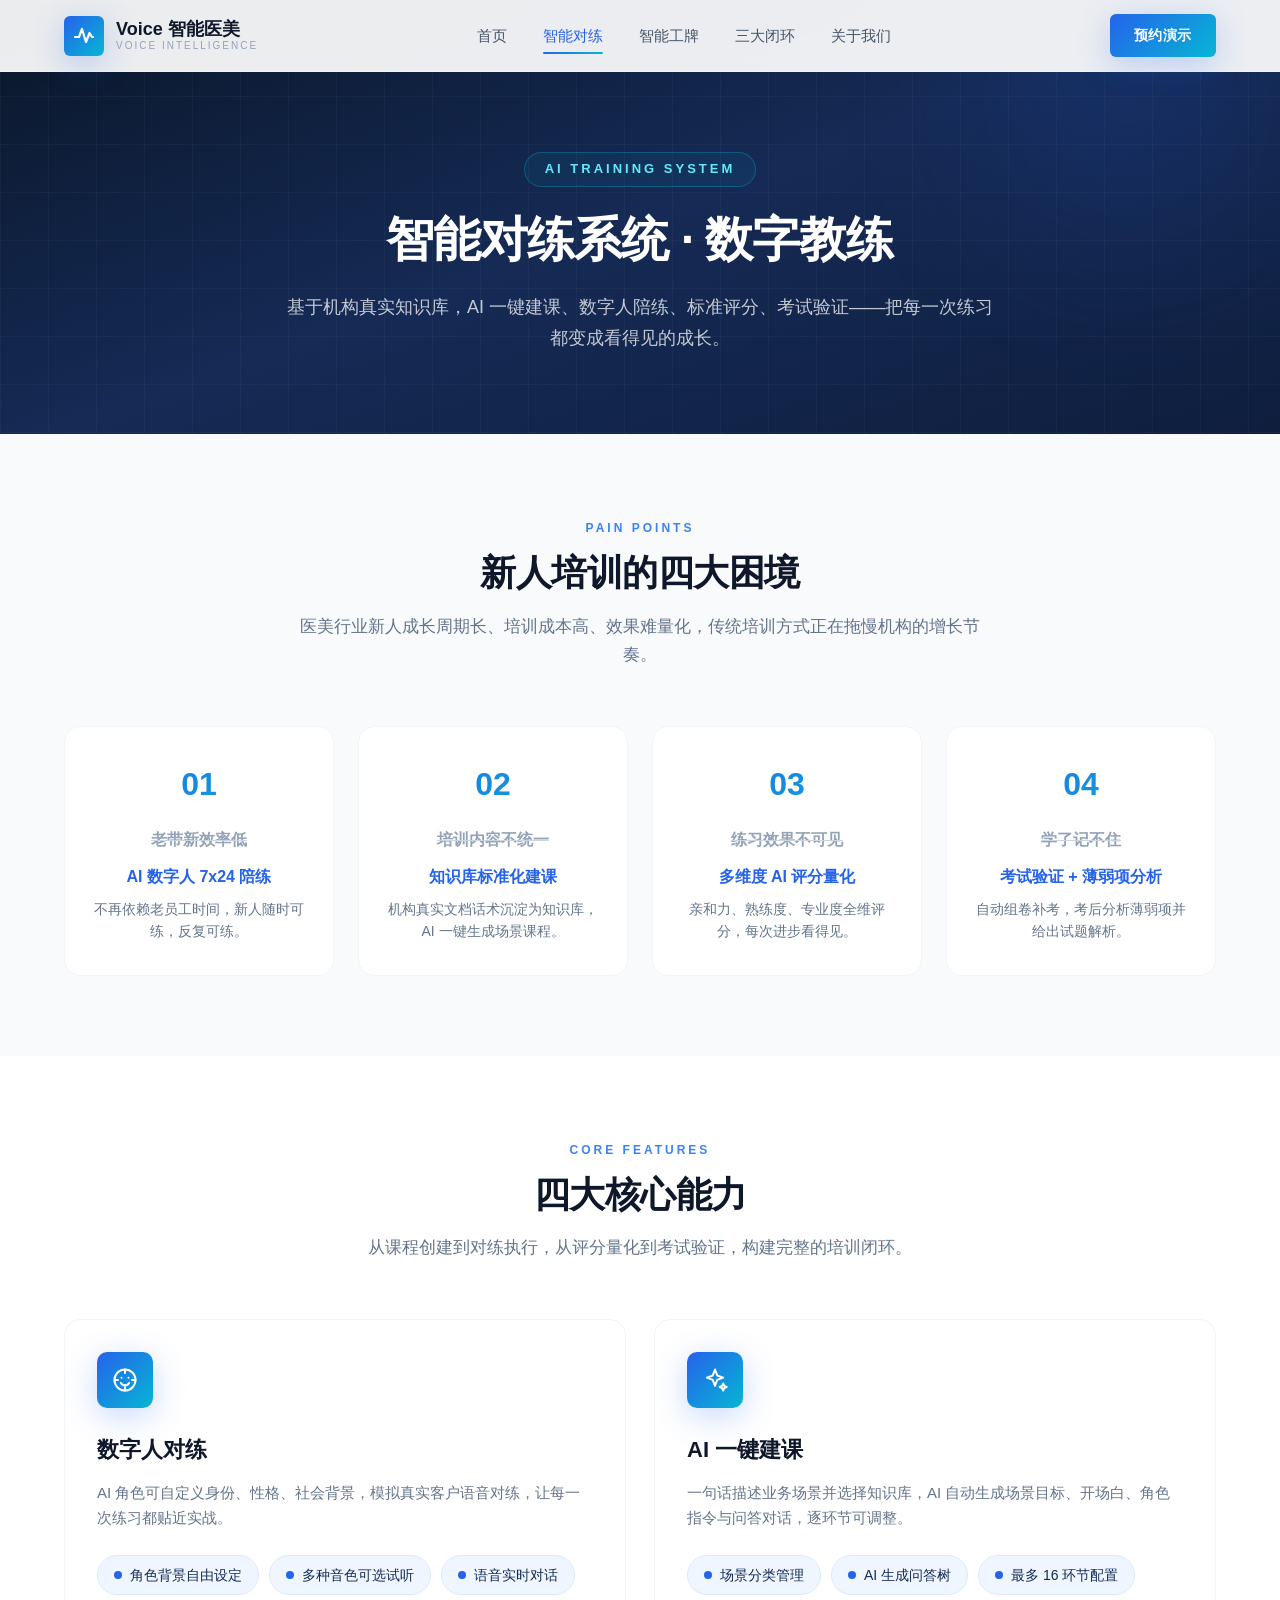
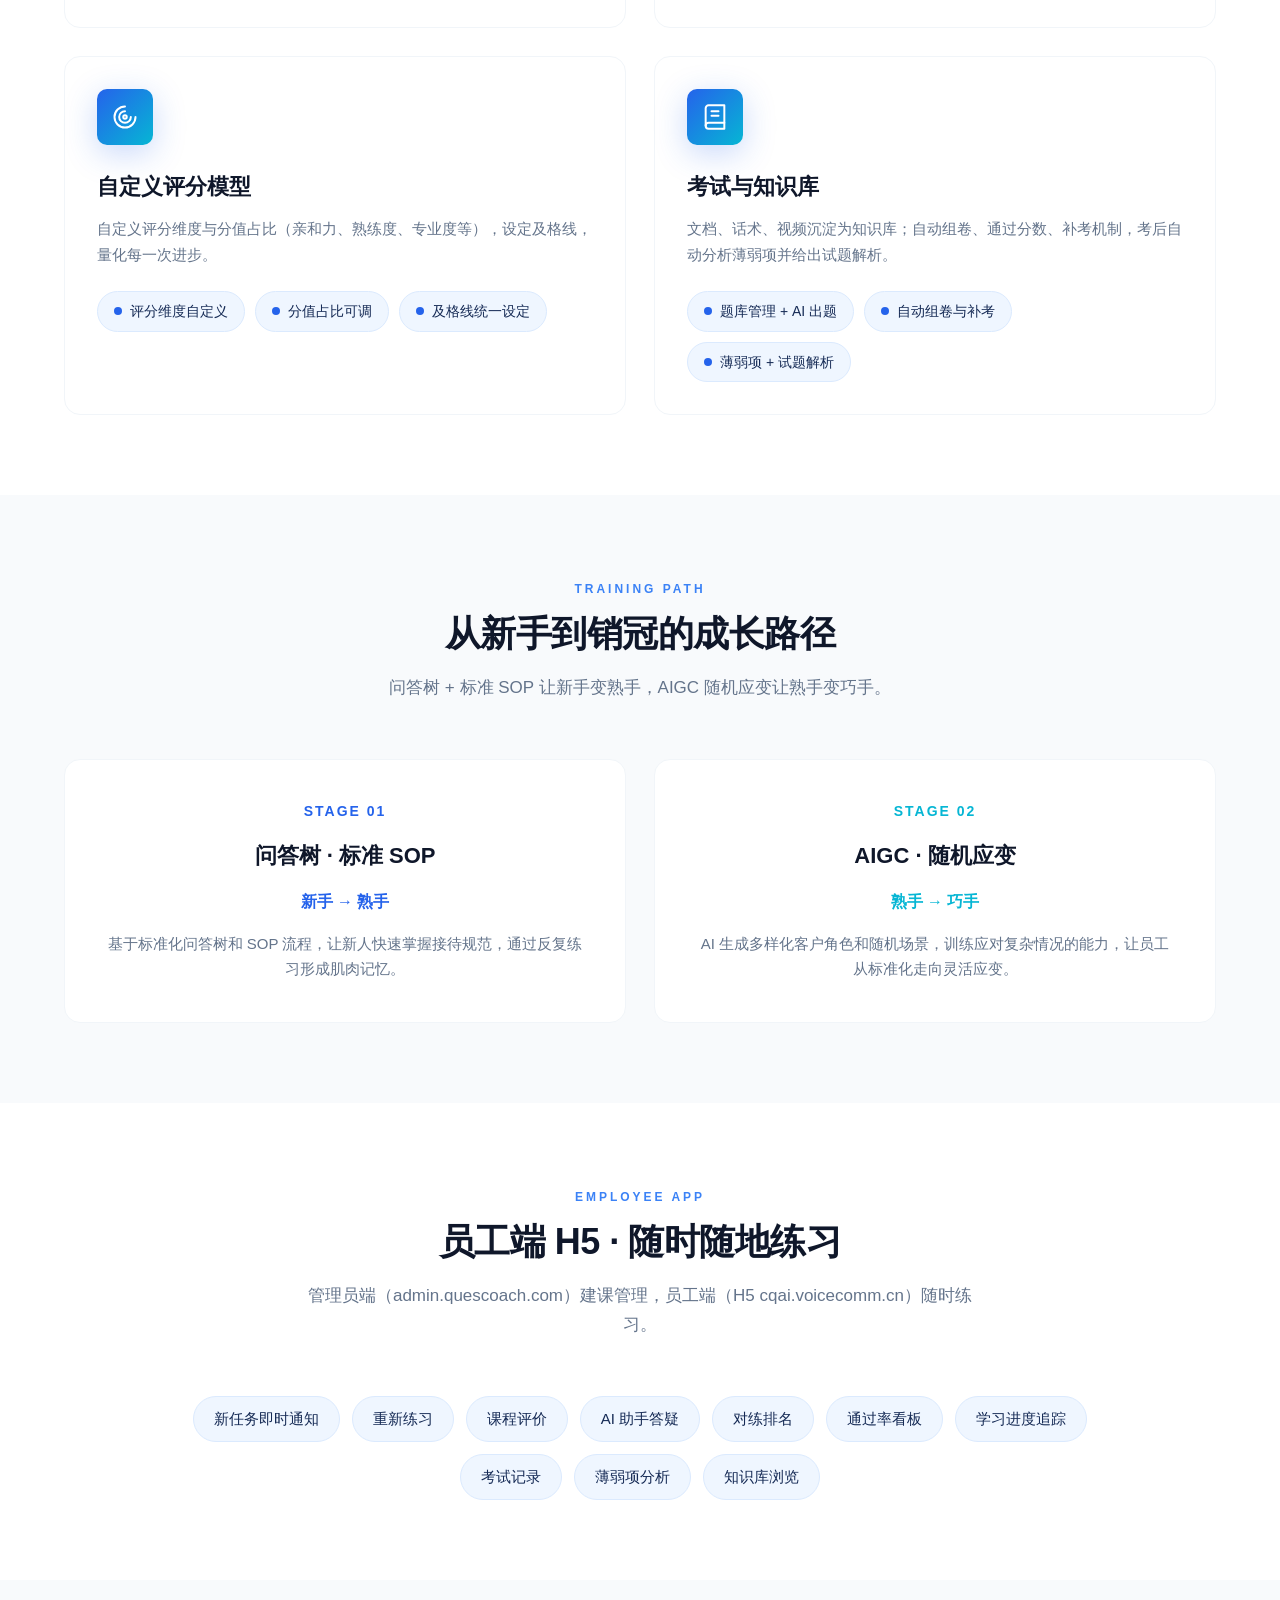
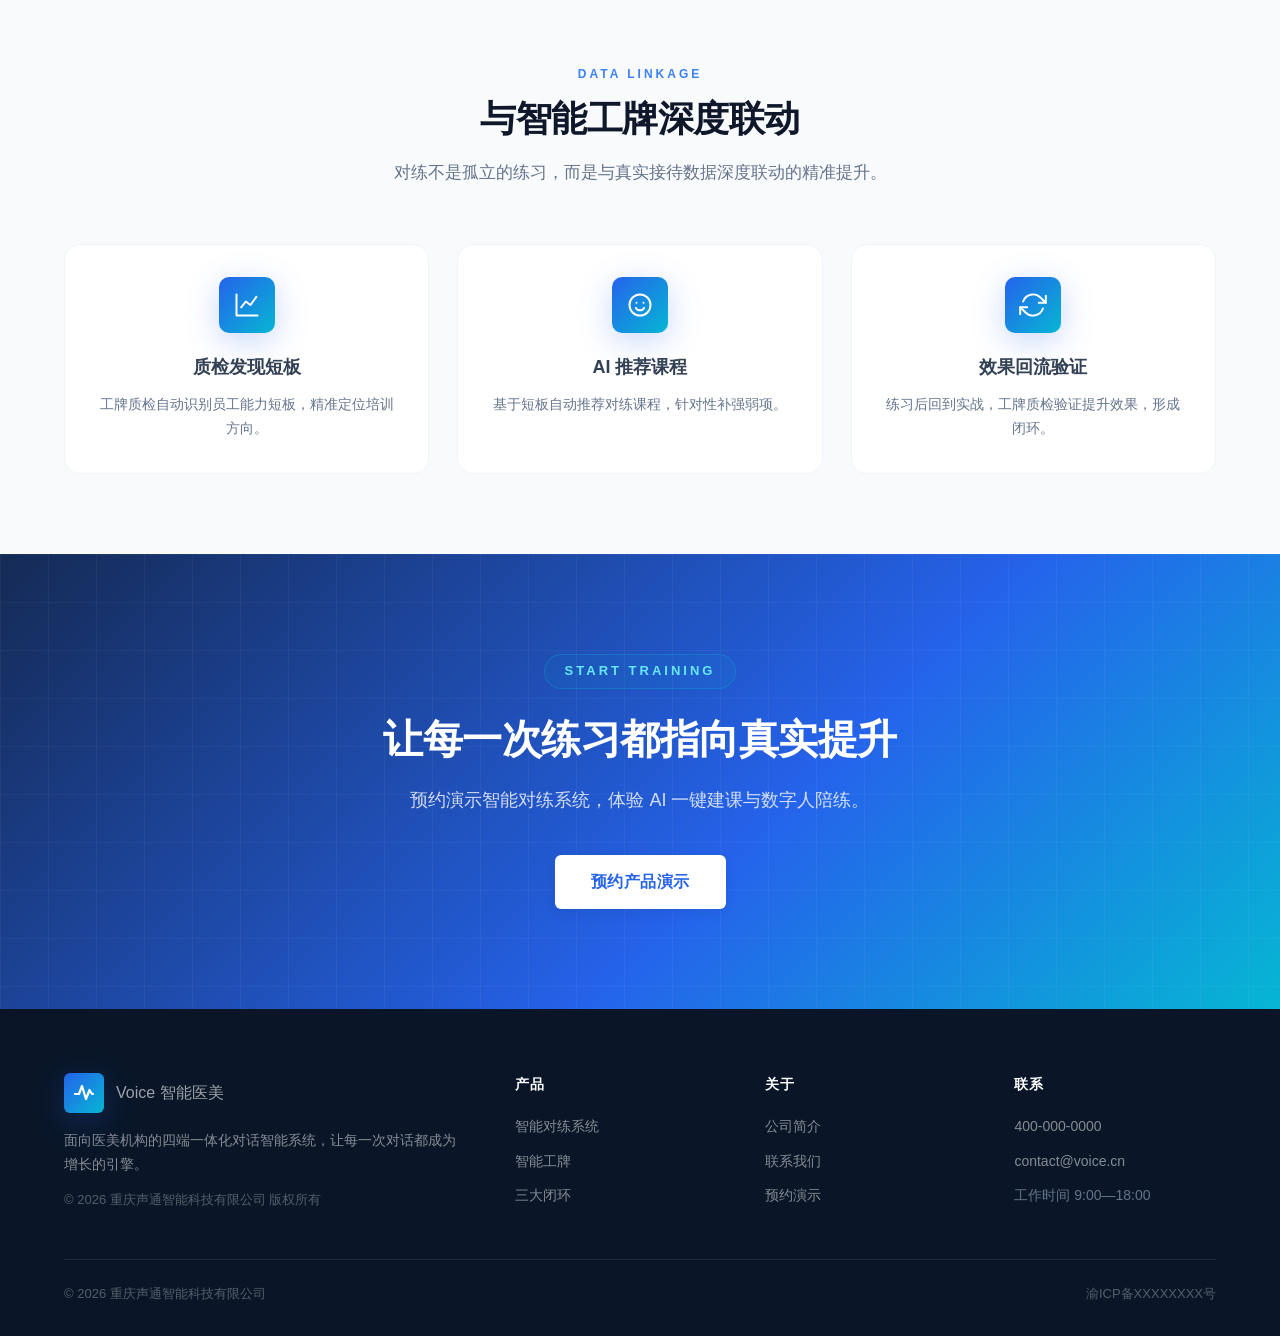
<file: product-coach.html>
﻿<!DOCTYPE html>
<html lang="zh-CN">
<head>
<meta charset="UTF-8">
<meta name="viewport" content="width=device-width, initial-scale=1.0">
<title>智能对练系统 · 数字教练 | Voice 智能医美</title>
<meta name="description" content="基于机构真实知识库，AI 一键建课、数字人陪练、标准评分、考试验证——把每一次练习都变成看得见的成长。">
<link rel="icon" href="data:image/svg+xml,%3Csvg xmlns='http://www.w3.org/2000/svg' viewBox='0 0 64 64'%3E%3Cdefs%3E%3ClinearGradient id='g' x1='0' y1='0' x2='64' y2='64'%3E%3Cstop offset='0' stop-color='%232563eb'/%3E%3Cstop offset='1' stop-color='%2306b6d4'/%3E%3C/linearGradient%3E%3C/defs%3E%3Crect width='64' height='64' rx='16' fill='url(%23g)'/%3E%3Cpath d='M12 36h8l5-12 8 22 7-16 5 6h7' fill='none' stroke='%23fff' stroke-width='4.5' stroke-linecap='round' stroke-linejoin='round'/%3E%3C/svg%3E">
<link rel="stylesheet" href="./assets/voice.css?v=2">
</head>
<body>

<!-- ============ HEADER ============ -->
<header class="site-header" id="siteHeader">
  <div class="header-inner">
    <a class="logo" href="./index.html">
      <span class="logo-mark"><svg viewBox="0 0 24 24" fill="none" stroke="#fff" stroke-width="2.2" stroke-linecap="round" stroke-linejoin="round"><path d="M3 13h4l3-8 4 13 3.5-9 2.5 4H21"></path></svg></span>
      <span>Voice 智能医美<small>VOICE INTELLIGENCE</small></span>
    </a>
    <nav class="nav">
      <a class="nav__link" href="./index.html">首页</a>
      <a class="nav__link active" href="./product-coach.html">智能对练</a>
      <a class="nav__link" href="./product-badge.html">智能工牌</a>
      <a class="nav__link" href="./closed-loop.html">三大闭环</a>
      <a class="nav__link" href="./about.html">关于我们</a>
    </nav>
    <div class="header-actions">
      <a class="btn btn-primary" href="./about.html#contact">预约演示</a>
      <button class="nav-toggle" id="navToggle" aria-label="菜单"><span class="nav-toggle__bar"></span><span class="nav-toggle__bar"></span><span class="nav-toggle__bar"></span></button>
    </div>
  </div>
  <div class="nav-panel" id="navPanel">
    <a href="./index.html">首页</a><a href="./product-coach.html">智能对练</a><a href="./product-badge.html">智能工牌</a><a href="./closed-loop.html">三大闭环</a><a href="./about.html">关于我们</a><a href="./about.html#contact" class="btn btn-primary">预约演示</a>
  </div>
</header>

<!-- ============ PAGE HERO ============ -->
<section class="page-hero">
  <div class="hero-grid"></div>
  <div class="hero-glow hero-glow--1"></div>
  <div class="container">
    <div class="hero-kicker">AI TRAINING SYSTEM</div>
    <h1 class="page-hero__title">智能对练系统 · 数字教练</h1>
    <p class="page-hero__desc">基于机构真实知识库，AI 一键建课、数字人陪练、标准评分、考试验证——把每一次练习都变成看得见的成长。</p>
  </div>
</section>

<!-- ============ 场景痛点 ============ -->
<section class="section section--gray">
  <div class="container">
    <div class="section-head">
      <span class="section-kicker">PAIN POINTS</span>
      <h2 class="section-title">新人培训的四大困境</h2>
      <p class="section-desc">医美行业新人成长周期长、培训成本高、效果难量化，传统培训方式正在拖慢机构的增长节奏。</p>
    </div>
    <div class="grid-4">
      <div class="pain-card sr-item">
        <div class="pain-card__num">01</div>
        <p class="pain-card__bad">老带新效率低</p>
        <p class="pain-card__good">AI 数字人 7x24 陪练</p>
        <p class="pain-card__desc">不再依赖老员工时间，新人随时可练，反复可练。</p>
      </div>
      <div class="pain-card sr-item" style="transition-delay:0.08s">
        <div class="pain-card__num">02</div>
        <p class="pain-card__bad">培训内容不统一</p>
        <p class="pain-card__good">知识库标准化建课</p>
        <p class="pain-card__desc">机构真实文档话术沉淀为知识库，AI 一键生成场景课程。</p>
      </div>
      <div class="pain-card sr-item" style="transition-delay:0.16s">
        <div class="pain-card__num">03</div>
        <p class="pain-card__bad">练习效果不可见</p>
        <p class="pain-card__good">多维度 AI 评分量化</p>
        <p class="pain-card__desc">亲和力、熟练度、专业度全维评分，每次进步看得见。</p>
      </div>
      <div class="pain-card sr-item" style="transition-delay:0.24s">
        <div class="pain-card__num">04</div>
        <p class="pain-card__bad">学了记不住</p>
        <p class="pain-card__good">考试验证 + 薄弱项分析</p>
        <p class="pain-card__desc">自动组卷补考，考后分析薄弱项并给出试题解析。</p>
      </div>
    </div>
  </div>
</section>

<!-- ============ 核心功能 ============ -->
<section class="section">
  <div class="container">
    <div class="section-head">
      <span class="section-kicker">CORE FEATURES</span>
      <h2 class="section-title">四大核心能力</h2>
      <p class="section-desc">从课程创建到对练执行，从评分量化到考试验证，构建完整的培训闭环。</p>
    </div>
    <div class="grid-2">
      <!-- 数字人对练 -->
      <div class="card sr-item">
        <div class="loop-card__icon"><svg viewBox="0 0 24 24" fill="none" stroke="currentColor" stroke-width="1.7" stroke-linecap="round" stroke-linejoin="round"><circle cx="12" cy="12" r="9"></circle><path d="M8.5 14.5a4 4 0 0 0 7 0"></path><path d="M9 10h.01M15 10h.01"></path><path d="M12 3v3M12 18v3M3 12h3M18 12h3"></path></svg></div>
        <h3 style="font-size:22px;font-weight:700;color:var(--gray-900);margin-bottom:12px;">数字人对练</h3>
        <p style="font-size:15px;color:var(--gray-500);line-height:1.7;margin-bottom:24px;">AI 角色可自定义身份、性格、社会背景，模拟真实客户语音对练，让每一次练习都贴近实战。</p>
        <div style="display:flex;flex-wrap:wrap;gap:10px;">
          <span class="feature-pill"><span class="check"></span>角色背景自由设定</span>
          <span class="feature-pill"><span class="check"></span>多种音色可选试听</span>
          <span class="feature-pill"><span class="check"></span>语音实时对话</span>
        </div>
      </div>
      <!-- AI 一键建课 -->
      <div class="card sr-item" style="transition-delay:0.08s;">
        <div class="loop-card__icon"><svg viewBox="0 0 24 24" fill="none" stroke="currentColor" stroke-width="1.7" stroke-linecap="round" stroke-linejoin="round"><path d="M12 3l1.9 5.1L19 10l-5.1 1.9L12 17l-1.9-5.1L5 10l5.1-1.9L12 3z"></path><path d="M19 15l.9 2.1L22 18l-2.1.9L19 21l-.9-2.1L16 18l2.1-.9L19 15z"></path></svg></div>
        <h3 style="font-size:22px;font-weight:700;color:var(--gray-900);margin-bottom:12px;">AI 一键建课</h3>
        <p style="font-size:15px;color:var(--gray-500);line-height:1.7;margin-bottom:24px;">一句话描述业务场景并选择知识库，AI 自动生成场景目标、开场白、角色指令与问答对话，逐环节可调整。</p>
        <div style="display:flex;flex-wrap:wrap;gap:10px;">
          <span class="feature-pill"><span class="check"></span>场景分类管理</span>
          <span class="feature-pill"><span class="check"></span>AI 生成问答树</span>
          <span class="feature-pill"><span class="check"></span>最多 16 环节配置</span>
        </div>
      </div>
      <!-- 自定义评分模型 -->
      <div class="card sr-item" style="transition-delay:0.16s;">
        <div class="loop-card__icon"><svg viewBox="0 0 24 24" fill="none" stroke="currentColor" stroke-width="1.7" stroke-linecap="round" stroke-linejoin="round"><path d="M12 3a9 9 0 1 0 9 9"></path><path d="M12 7a5 5 0 1 0 5 5"></path><circle cx="12" cy="12" r="1.5"></circle></svg></div>
        <h3 style="font-size:22px;font-weight:700;color:var(--gray-900);margin-bottom:12px;">自定义评分模型</h3>
        <p style="font-size:15px;color:var(--gray-500);line-height:1.7;margin-bottom:24px;">自定义评分维度与分值占比（亲和力、熟练度、专业度等），设定及格线，量化每一次进步。</p>
        <div style="display:flex;flex-wrap:wrap;gap:10px;">
          <span class="feature-pill"><span class="check"></span>评分维度自定义</span>
          <span class="feature-pill"><span class="check"></span>分值占比可调</span>
          <span class="feature-pill"><span class="check"></span>及格线统一设定</span>
        </div>
      </div>
      <!-- 考试与知识库 -->
      <div class="card sr-item" style="transition-delay:0.24s;">
        <div class="loop-card__icon"><svg viewBox="0 0 24 24" fill="none" stroke="currentColor" stroke-width="1.7" stroke-linecap="round" stroke-linejoin="round"><path d="M4 19.5A2.5 2.5 0 0 1 6.5 17H20"></path><path d="M6.5 2H20v20H6.5A2.5 2.5 0 0 1 4 19.5v-15A2.5 2.5 0 0 1 6.5 2z"></path><path d="M9 7h6M9 11h6"></path></svg></div>
        <h3 style="font-size:22px;font-weight:700;color:var(--gray-900);margin-bottom:12px;">考试与知识库</h3>
        <p style="font-size:15px;color:var(--gray-500);line-height:1.7;margin-bottom:24px;">文档、话术、视频沉淀为知识库；自动组卷、通过分数、补考机制，考后自动分析薄弱项并给出试题解析。</p>
        <div style="display:flex;flex-wrap:wrap;gap:10px;">
          <span class="feature-pill"><span class="check"></span>题库管理 + AI 出题</span>
          <span class="feature-pill"><span class="check"></span>自动组卷与补考</span>
          <span class="feature-pill"><span class="check"></span>薄弱项 + 试题解析</span>
        </div>
      </div>
    </div>
  </div>
</section>

<!-- ============ 培训路径 ============ -->
<section class="section section--gray">
  <div class="container">
    <div class="section-head">
      <span class="section-kicker">TRAINING PATH</span>
      <h2 class="section-title">从新手到销冠的成长路径</h2>
      <p class="section-desc">问答树 + 标准 SOP 让新手变熟手，AIGC 随机应变让熟手变巧手。</p>
    </div>
    <div class="grid-2">
      <div class="card sr-item" style="text-align:center;padding:40px;">
        <div style="font-size:14px;color:var(--blue-600);font-weight:700;letter-spacing:2px;margin-bottom:16px;">STAGE 01</div>
        <h3 style="font-size:22px;font-weight:700;color:var(--gray-900);margin-bottom:16px;">问答树 · 标准 SOP</h3>
        <p style="font-size:16px;color:var(--blue-600);font-weight:600;margin-bottom:16px;">新手 → 熟手</p>
        <p style="font-size:15px;color:var(--gray-500);line-height:1.7;">基于标准化问答树和 SOP 流程，让新人快速掌握接待规范，通过反复练习形成肌肉记忆。</p>
      </div>
      <div class="card sr-item" style="text-align:center;padding:40px;transition-delay:0.1s;">
        <div style="font-size:14px;color:var(--cyan);font-weight:700;letter-spacing:2px;margin-bottom:16px;">STAGE 02</div>
        <h3 style="font-size:22px;font-weight:700;color:var(--gray-900);margin-bottom:16px;">AIGC · 随机应变</h3>
        <p style="font-size:16px;color:var(--cyan);font-weight:600;margin-bottom:16px;">熟手 → 巧手</p>
        <p style="font-size:15px;color:var(--gray-500);line-height:1.7;">AI 生成多样化客户角色和随机场景，训练应对复杂情况的能力，让员工从标准化走向灵活应变。</p>
      </div>
    </div>
  </div>
</section>

<!-- ============ 员工端功能 ============ -->
<section class="section">
  <div class="container">
    <div class="section-head">
      <span class="section-kicker">EMPLOYEE APP</span>
      <h2 class="section-title">员工端 H5 · 随时随地练习</h2>
      <p class="section-desc">管理员端（admin.quescoach.com）建课管理，员工端（H5 cqai.voicecomm.cn）随时练习。</p>
    </div>
    <div style="display:flex;flex-wrap:wrap;gap:12px;justify-content:center;max-width:900px;margin:0 auto;">
      <span class="feature-pill sr-item" style="font-size:15px;padding:10px 20px;">新任务即时通知</span>
      <span class="feature-pill sr-item" style="font-size:15px;padding:10px 20px;">重新练习</span>
      <span class="feature-pill sr-item" style="font-size:15px;padding:10px 20px;">课程评价</span>
      <span class="feature-pill sr-item" style="font-size:15px;padding:10px 20px;">AI 助手答疑</span>
      <span class="feature-pill sr-item" style="font-size:15px;padding:10px 20px;">对练排名</span>
      <span class="feature-pill sr-item" style="font-size:15px;padding:10px 20px;">通过率看板</span>
      <span class="feature-pill sr-item" style="font-size:15px;padding:10px 20px;">学习进度追踪</span>
      <span class="feature-pill sr-item" style="font-size:15px;padding:10px 20px;">考试记录</span>
      <span class="feature-pill sr-item" style="font-size:15px;padding:10px 20px;">薄弱项分析</span>
      <span class="feature-pill sr-item" style="font-size:15px;padding:10px 20px;">知识库浏览</span>
    </div>
  </div>
</section>

<!-- ============ 与工牌联动 ============ -->
<section class="section section--gray">
  <div class="container">
    <div class="section-head">
      <span class="section-kicker">DATA LINKAGE</span>
      <h2 class="section-title">与智能工牌深度联动</h2>
      <p class="section-desc">对练不是孤立的练习，而是与真实接待数据深度联动的精准提升。</p>
    </div>
    <div class="grid-3">
      <div class="card sr-item" style="text-align:center;">
        <div class="loop-card__icon" style="margin:0 auto 20px;"><svg viewBox="0 0 24 24" fill="none" stroke="currentColor" stroke-width="1.7" stroke-linecap="round" stroke-linejoin="round"><path d="M3 3v18h18"></path><path d="M7 14l4-5 4 3 5-7"></path></svg></div>
        <h3 style="font-size:18px;font-weight:700;margin-bottom:12px;">质检发现短板</h3>
        <p style="font-size:14px;color:var(--gray-500);line-height:1.7;">工牌质检自动识别员工能力短板，精准定位培训方向。</p>
      </div>
      <div class="card sr-item" style="text-align:center;transition-delay:0.1s;">
        <div class="loop-card__icon" style="margin:0 auto 20px;"><svg viewBox="0 0 24 24" fill="none" stroke="currentColor" stroke-width="1.7" stroke-linecap="round" stroke-linejoin="round"><circle cx="12" cy="12" r="9"></circle><path d="M8.5 14.5a4 4 0 0 0 7 0"></path><path d="M9 10h.01M15 10h.01"></path></svg></div>
        <h3 style="font-size:18px;font-weight:700;margin-bottom:12px;">AI 推荐课程</h3>
        <p style="font-size:14px;color:var(--gray-500);line-height:1.7;">基于短板自动推荐对练课程，针对性补强弱项。</p>
      </div>
      <div class="card sr-item" style="text-align:center;transition-delay:0.2s;">
        <div class="loop-card__icon" style="margin:0 auto 20px;"><svg viewBox="0 0 24 24" fill="none" stroke="currentColor" stroke-width="1.7" stroke-linecap="round" stroke-linejoin="round"><path d="M23 4v6h-6M1 20v-6h6"></path><path d="M3.5 9a9 9 0 0 1 14.9-3.4L23 10M1 14l4.6 4.4A9 9 0 0 0 20.5 15"></path></svg></div>
        <h3 style="font-size:18px;font-weight:700;margin-bottom:12px;">效果回流验证</h3>
        <p style="font-size:14px;color:var(--gray-500);line-height:1.7;">练习后回到实战，工牌质检验证提升效果，形成闭环。</p>
      </div>
    </div>
  </div>
</section>

<!-- ============ CTA ============ -->
<section class="cta-section">
  <div class="container">
    <div class="cta-content">
      <div class="hero-kicker" style="margin-bottom:24px;">START TRAINING</div>
      <h2 class="cta-title">让每一次练习都指向真实提升</h2>
      <p class="cta-desc">预约演示智能对练系统，体验 AI 一键建课与数字人陪练。</p>
      <a href="./about.html#contact" class="btn btn-white btn-lg">预约产品演示</a>
    </div>
  </div>
</section>

<!-- ============ FOOTER ============ -->
<footer class="site-footer">
  <div class="container">
    <div class="footer-grid">
      <div class="footer-brand">
        <a class="logo" href="./index.html"><span class="logo-mark"><svg viewBox="0 0 24 24" fill="none" stroke="#fff" stroke-width="2.2" stroke-linecap="round" stroke-linejoin="round"><path d="M3 13h4l3-8 4 13 3.5-9 2.5 4H21"></path></svg></span>Voice 智能医美</a>
        <p>面向医美机构的四端一体化对话智能系统，让每一次对话都成为增长的引擎。</p>
        <p class="copyright">&copy; 2026 重庆声通智能科技有限公司 版权所有</p>
      </div>
      <div class="footer-col"><h4>产品</h4><a href="./product-coach.html">智能对练系统</a><a href="./product-badge.html">智能工牌</a><a href="./closed-loop.html">三大闭环</a></div>
      <div class="footer-col"><h4>关于</h4><a href="./about.html">公司简介</a><a href="./about.html#contact">联系我们</a><a href="./about.html#contact">预约演示</a></div>
      <div class="footer-col"><h4>联系</h4><a href="tel:4000000000">400-000-0000</a><a href="mailto:contact@voice.cn">contact@voice.cn</a><a style="color:var(--gray-500);">工作时间 9:00—18:00</a></div>
    </div>
    <div class="footer-bottom"><span>&copy; 2026 重庆声通智能科技有限公司</span><span>渝ICP备XXXXXXXX号</span></div>
  </div>
</footer>
<script src="./assets/voice.js?v=2"></script>
</body>
</html>
</file>
<file: assets/voice.css>
/* ========================================================================
   Voice 智能医美 — 官网科技蓝设计系统
   Pure Tech Blue · Microsoft YaHei · B2B Professional
   ======================================================================== */

:root {
  /* —— 品牌色 —— */
  --blue-900: #0a1628;
  --blue-800: #0f1e3d;
  --blue-700: #152a55;
  --blue-600: #2563eb;
  --blue-500: #3b82f6;
  --blue-400: #60a5fa;
  --blue-300: #93c5fd;
  --blue-200: #bfdbfe;
  --blue-100: #dbeafe;
  --blue-50: #eff6ff;

  --cyan: #06b6d4;
  --cyan-light: #67e8f9;
  --cyan-dark: #0891b2;

  /* —— 中性色 —— */
  --gray-900: #0f172a;
  --gray-800: #1e293b;
  --gray-700: #334155;
  --gray-600: #475569;
  --gray-500: #64748b;
  --gray-400: #94a3b8;
  --gray-300: #cbd5e1;
  --gray-200: #e2e8f0;
  --gray-100: #f1f5f9;
  --gray-50: #f8fafc;

  /* —— 功能色 —— */
  --white: #ffffff;
  --bg: #ffffff;
  --bg-soft: #f8fafc;

  /* —— 渐变 —— */
  --grad-primary: linear-gradient(135deg, #2563eb 0%, #06b6d4 100%);
  --grad-hero: linear-gradient(160deg, #0a1628 0%, #152a55 50%, #0f1e3d 100%);
  --grad-cta: linear-gradient(135deg, #152a55 0%, #2563eb 60%, #06b6d4 100%);
  --grad-card: linear-gradient(180deg, #ffffff 0%, #f8fafc 100%);

  /* —— 阴影 —— */
  --shadow-sm: 0 1px 2px rgba(15,23,42,0.06);
  --shadow-md: 0 4px 12px rgba(15,23,42,0.08);
  --shadow-lg: 0 12px 32px rgba(15,23,42,0.12);
  --shadow-xl: 0 24px 64px rgba(15,23,42,0.16);
  --shadow-blue: 0 8px 32px rgba(37,99,235,0.25);
  --shadow-cyan: 0 8px 32px rgba(6,182,212,0.20);

  /* —— 圆角 —— */
  --radius-sm: 6px;
  --radius-md: 10px;
  --radius-lg: 16px;
  --radius-xl: 24px;
  --radius-full: 9999px;

  /* —— 布局 —— */
  --container: 1200px;
  --header-h: 72px;
  --transition: 0.3s cubic-bezier(0.4, 0, 0.2, 1);
}

/* ===================== Reset ===================== */
*, *::before, *::after { margin: 0; padding: 0; box-sizing: border-box; }
html { font-size: 16px; scroll-behavior: smooth; -webkit-text-size-adjust: 100%; }
body {
  font-family: "Microsoft YaHei", "微软雅黑", "PingFang SC", "Helvetica Neue", Arial, sans-serif;
  color: var(--gray-700);
  background: var(--bg);
  line-height: 1.6;
  -webkit-font-smoothing: antialiased;
  -moz-osx-font-smoothing: grayscale;
  overflow-x: hidden;
}
a { color: inherit; text-decoration: none; }
img { max-width: 100%; display: block; }
ul, ol { list-style: none; }
button { border: none; background: none; cursor: pointer; font-family: inherit; }

/* ===================== 容器 ===================== */
.container {
  max-width: var(--container);
  margin: 0 auto;
  padding: 0 24px;
}

/* ===================== 按钮 ===================== */
.btn {
  display: inline-flex;
  align-items: center;
  justify-content: center;
  gap: 8px;
  padding: 10px 24px;
  border-radius: var(--radius-sm);
  font-size: 14px;
  font-weight: 600;
  letter-spacing: 0.5px;
  transition: all var(--transition);
  white-space: nowrap;
}
.btn-primary {
  background: var(--grad-primary);
  color: #fff;
  box-shadow: var(--shadow-blue);
}
.btn-primary:hover {
  transform: translateY(-2px);
  box-shadow: 0 12px 36px rgba(37,99,235,0.35);
}
.btn-white {
  background: #fff;
  color: var(--blue-600);
  box-shadow: var(--shadow-md);
}
.btn-white:hover {
  transform: translateY(-2px);
  box-shadow: var(--shadow-lg);
}
.btn-lg {
  padding: 14px 36px;
  font-size: 16px;
}
.btn-outline {
  background: transparent;
  color: var(--blue-600);
  border: 2px solid var(--blue-200);
}
.btn-outline:hover {
  border-color: var(--blue-500);
  background: var(--blue-50);
}

/* ===================== Header ===================== */
.site-header {
  position: fixed;
  top: 0; left: 0; right: 0;
  height: var(--header-h);
  background: rgba(255,255,255,0.92);
  backdrop-filter: blur(16px);
  -webkit-backdrop-filter: blur(16px);
  border-bottom: 1px solid var(--gray-100);
  z-index: 1000;
  transition: all var(--transition);
}
.site-header.is-scrolled {
  box-shadow: var(--shadow-md);
  background: rgba(255,255,255,0.98);
}
.header-inner {
  max-width: var(--container);
  height: 100%;
  margin: 0 auto;
  padding: 0 24px;
  display: flex;
  align-items: center;
  justify-content: space-between;
  gap: 24px;
}

/* —— Logo —— */
.logo {
  display: flex;
  align-items: center;
  gap: 12px;
  flex-shrink: 0;
}
.logo-mark {
  width: 40px; height: 40px;
  background: var(--grad-primary);
  border-radius: var(--radius-sm);
  display: flex;
  align-items: center;
  justify-content: center;
  flex-shrink: 0;
  box-shadow: var(--shadow-blue);
}
.logo-mark svg { width: 24px; height: 24px; }
.logo > span:last-child {
  font-size: 18px;
  font-weight: 700;
  color: var(--gray-900);
  line-height: 1.2;
  display: flex;
  flex-direction: column;
}
.logo small {
  font-size: 10px;
  font-weight: 500;
  color: var(--gray-400);
  letter-spacing: 2px;
  text-transform: uppercase;
}

/* —— Nav —— */
.nav {
  display: flex;
  align-items: center;
  gap: 4px;
}
.nav__link {
  padding: 8px 16px;
  font-size: 15px;
  font-weight: 500;
  color: var(--gray-600);
  border-radius: var(--radius-sm);
  transition: all var(--transition);
  position: relative;
}
.nav__link:hover {
  color: var(--blue-600);
  background: var(--blue-50);
}
.nav__link.active {
  color: var(--blue-600);
}
.nav__link.active::after {
  content: '';
  position: absolute;
  bottom: 2px;
  left: 16px; right: 16px;
  height: 2px;
  background: var(--grad-primary);
  border-radius: 2px;
}

/* —— Header Actions —— */
.header-actions {
  display: flex;
  align-items: center;
  gap: 16px;
  flex-shrink: 0;
}

/* —— Mobile Toggle —— */
.nav-toggle {
  display: none;
  flex-direction: column;
  justify-content: center;
  gap: 5px;
  width: 32px; height: 32px;
}
.nav-toggle__bar {
  display: block;
  width: 24px; height: 3px;
  background: var(--gray-700);
  border-radius: 2px;
  transition: all var(--transition);
}
.site-header.nav-open .nav-toggle__bar:nth-child(1) { transform: translateY(8px) rotate(45deg); }
.site-header.nav-open .nav-toggle__bar:nth-child(2) { opacity: 0; }
.site-header.nav-open .nav-toggle__bar:nth-child(3) { transform: translateY(-8px) rotate(-45deg); }

/* —— Mobile Panel —— */
.nav-panel {
  display: none;
  position: absolute;
  top: var(--header-h);
  left: 0; right: 0;
  background: #fff;
  border-bottom: 1px solid var(--gray-200);
  padding: 16px 24px;
  flex-direction: column;
  gap: 4px;
  box-shadow: var(--shadow-md);
}
.nav-panel.open {
  display: flex;
}
.nav-panel a {
  padding: 12px 16px;
  font-size: 15px;
  font-weight: 500;
  color: var(--gray-700);
  border-radius: var(--radius-sm);
  transition: background var(--transition);
}
.nav-panel a:hover { background: var(--blue-50); color: var(--blue-600); }
.nav-panel .btn { margin-top: 8px; }

/* ===================== Hero (Page) ===================== */
.page-hero {
  position: relative;
  padding: calc(var(--header-h) + 80px) 0 80px;
  background: var(--grad-hero);
  overflow: hidden;
  text-align: center;
}
.page-hero .container { position: relative; z-index: 2; }
.hero-kicker {
  display: inline-block;
  font-size: 13px;
  font-weight: 700;
  letter-spacing: 3px;
  color: var(--cyan-light);
  margin-bottom: 24px;
  padding: 6px 20px;
  border: 1px solid rgba(6,182,212,0.3);
  border-radius: var(--radius-full);
  background: rgba(6,182,212,0.08);
}
.page-hero__title {
  font-size: 48px;
  font-weight: 800;
  color: #fff;
  line-height: 1.2;
  margin-bottom: 24px;
  letter-spacing: -1px;
}
.page-hero__desc {
  font-size: 18px;
  color: rgba(255,255,255,0.75);
  line-height: 1.7;
  max-width: 720px;
  margin: 0 auto;
}

/* —— Hero Grid bg —— */
.hero-grid {
  position: absolute;
  inset: 0;
  background-image:
    linear-gradient(rgba(255,255,255,0.03) 1px, transparent 1px),
    linear-gradient(90deg, rgba(255,255,255,0.03) 1px, transparent 1px);
  background-size: 48px 48px;
  z-index: 1;
}
.hero-glow {
  position: absolute;
  border-radius: 50%;
  filter: blur(80px);
  z-index: 1;
  opacity: 0.5;
}
.hero-glow--1 {
  width: 400px; height: 400px;
  background: radial-gradient(circle, rgba(37,99,235,0.4), transparent 70%);
  top: -100px; right: -50px;
}
.hero-glow--2 {
  width: 300px; height: 300px;
  background: radial-gradient(circle, rgba(6,182,212,0.3), transparent 70%);
  bottom: -50px; left: -50px;
}

/* ===================== Sections ===================== */
.section {
  padding: 80px 0;
}
.section--gray {
  background: var(--bg-soft);
}
.section-head {
  text-align: center;
  margin-bottom: 56px;
}
.section-kicker {
  display: inline-block;
  font-size: 12px;
  font-weight: 700;
  letter-spacing: 3px;
  color: var(--blue-500);
  text-transform: uppercase;
  margin-bottom: 12px;
}
.section-title {
  font-size: 36px;
  font-weight: 800;
  color: var(--gray-900);
  line-height: 1.3;
  margin-bottom: 16px;
  letter-spacing: -0.5px;
}
.section-desc {
  font-size: 17px;
  color: var(--gray-500);
  line-height: 1.7;
  max-width: 680px;
  margin: 0 auto;
}

/* ===================== Grids ===================== */
.grid-2 {
  display: grid;
  grid-template-columns: repeat(2, 1fr);
  gap: 28px;
}
.grid-3 {
  display: grid;
  grid-template-columns: repeat(3, 1fr);
  gap: 28px;
}
.grid-4 {
  display: grid;
  grid-template-columns: repeat(4, 1fr);
  gap: 24px;
}

/* ===================== Card ===================== */
.card {
  background: #fff;
  border: 1px solid var(--gray-100);
  border-radius: var(--radius-lg);
  padding: 32px;
  transition: all var(--transition);
}
.card:hover {
  border-color: var(--blue-200);
  box-shadow: var(--shadow-lg);
  transform: translateY(-4px);
}

/* —— Icon —— */
.loop-card__icon {
  width: 56px; height: 56px;
  background: var(--grad-primary);
  border-radius: var(--radius-md);
  display: flex;
  align-items: center;
  justify-content: center;
  margin-bottom: 24px;
  color: #fff;
  box-shadow: var(--shadow-blue);
}
.loop-card__icon svg { width: 28px; height: 28px; }

/* —— Feature Pill —— */
.feature-pill {
  display: inline-flex;
  align-items: center;
  gap: 8px;
  padding: 8px 16px;
  background: var(--blue-50);
  border: 1px solid var(--blue-100);
  border-radius: var(--radius-full);
  font-size: 14px;
  font-weight: 500;
  color: var(--blue-700);
}
.feature-pill .check {
  width: 8px; height: 8px;
  background: var(--blue-600);
  border-radius: 50%;
  flex-shrink: 0;
}

/* —— Pain Card —— */
.pain-card {
  background: #fff;
  border: 1px solid var(--gray-100);
  border-radius: var(--radius-lg);
  padding: 32px 24px;
  text-align: center;
  transition: all var(--transition);
}
.pain-card:hover {
  border-color: var(--blue-200);
  box-shadow: var(--shadow-md);
  transform: translateY(-2px);
}
.pain-card__num {
  font-size: 32px;
  font-weight: 800;
  background: var(--grad-primary);
  -webkit-background-clip: text;
  background-clip: text;
  -webkit-text-fill-color: transparent;
  margin-bottom: 16px;
}
.pain-card__bad {
  font-size: 16px;
  font-weight: 600;
  color: var(--gray-400);
  margin-bottom: 12px;
  text-decoration: line-through;
  text-decoration-color: var(--gray-300);
}
.pain-card__good {
  font-size: 16px;
  font-weight: 700;
  color: var(--blue-600);
  margin-bottom: 8px;
}
.pain-card__desc {
  font-size: 14px;
  color: var(--gray-500);
  line-height: 1.6;
}

/* ===================== Scroll Reveal ===================== */
.sr-item {
  opacity: 0;
  transform: translateY(24px);
  transition: opacity 0.6s ease, transform 0.6s ease;
}
.sr-item.is-visible {
  opacity: 1;
  transform: translateY(0);
}

/* ===================== CTA ===================== */
.cta-section {
  position: relative;
  padding: 100px 0;
  background: var(--grad-cta);
  text-align: center;
  overflow: hidden;
}
.cta-section::before {
  content: '';
  position: absolute;
  inset: 0;
  background-image:
    linear-gradient(rgba(255,255,255,0.04) 1px, transparent 1px),
    linear-gradient(90deg, rgba(255,255,255,0.04) 1px, transparent 1px);
  background-size: 48px 48px;
}
.cta-content {
  position: relative;
  z-index: 2;
}
.cta-title {
  font-size: 40px;
  font-weight: 800;
  color: #fff;
  line-height: 1.3;
  margin-bottom: 20px;
  letter-spacing: -0.5px;
}
.cta-desc {
  font-size: 18px;
  color: rgba(255,255,255,0.8);
  line-height: 1.7;
  margin-bottom: 40px;
}

/* ===================== Footer ===================== */
.site-footer {
  background: var(--blue-900);
  color: rgba(255,255,255,0.6);
  padding: 64px 0 32px;
}
.footer-grid {
  display: grid;
  grid-template-columns: 2fr 1fr 1fr 1fr;
  gap: 48px;
  margin-bottom: 40px;
}
.footer-brand .logo > span:last-child { color: #fff; }
.footer-brand .logo small { color: rgba(255,255,255,0.3); }
.footer-brand p {
  margin-top: 16px;
  font-size: 14px;
  line-height: 1.7;
  color: rgba(255,255,255,0.5);
}
.footer-brand .copyright {
  margin-top: 12px;
  font-size: 13px;
  color: rgba(255,255,255,0.3);
}
.footer-col h4 {
  font-size: 14px;
  font-weight: 700;
  color: #fff;
  margin-bottom: 20px;
  letter-spacing: 1px;
}
.footer-col a {
  display: block;
  font-size: 14px;
  color: rgba(255,255,255,0.5);
  margin-bottom: 12px;
  transition: color var(--transition);
}
.footer-col a:hover { color: var(--cyan-light); }
.footer-bottom {
  border-top: 1px solid rgba(255,255,255,0.08);
  padding-top: 24px;
  display: flex;
  justify-content: space-between;
  font-size: 13px;
  color: rgba(255,255,255,0.3);
}

/* ===================== Stats (首页用) ===================== */
.stat-grid {
  display: grid;
  grid-template-columns: repeat(4, 1fr);
  gap: 24px;
}
.stat-card {
  text-align: center;
  padding: 32px 16px;
  background: rgba(255,255,255,0.05);
  border: 1px solid rgba(255,255,255,0.1);
  border-radius: var(--radius-lg);
}
.stat-card__num {
  font-size: 40px;
  font-weight: 800;
  color: var(--cyan-light);
  line-height: 1;
  margin-bottom: 8px;
}
.stat-card__num span { font-size: 20px; }
.stat-card__label {
  font-size: 14px;
  color: rgba(255,255,255,0.6);
}

/* —— Hero (首页大Hero) —— */
.hero {
  position: relative;
  min-height: 100vh;
  display: flex;
  align-items: center;
  background: var(--grad-hero);
  overflow: hidden;
  padding-top: var(--header-h);
}
.hero-content {
  position: relative;
  z-index: 3;
  text-align: center;
  max-width: 880px;
  margin: 0 auto;
  padding: 80px 0;
}
.hero-title {
  font-size: 56px;
  font-weight: 800;
  color: #fff;
  line-height: 1.15;
  letter-spacing: -2px;
  margin-bottom: 28px;
}
.hero-title .grad {
  background: linear-gradient(135deg, #60a5fa, #67e8f9);
  -webkit-background-clip: text;
  background-clip: text;
  -webkit-text-fill-color: transparent;
}
.hero-desc {
  font-size: 20px;
  color: rgba(255,255,255,0.7);
  line-height: 1.7;
  margin-bottom: 48px;
}
.hero-actions {
  display: flex;
  gap: 16px;
  justify-content: center;
  flex-wrap: wrap;
}

/* —— 产品概览卡 —— */
.product-overview {
  display: grid;
  grid-template-columns: repeat(2, 1fr);
  gap: 28px;
}
.product-card {
  position: relative;
  background: #fff;
  border: 1px solid var(--gray-100);
  border-radius: var(--radius-xl);
  padding: 48px 40px;
  overflow: hidden;
  transition: all var(--transition);
}
.product-card::before {
  content: '';
  position: absolute;
  top: 0; left: 0; right: 0;
  height: 4px;
  background: var(--grad-primary);
  transform: scaleX(0);
  transform-origin: left;
  transition: transform 0.4s ease;
}
.product-card:hover {
  border-color: var(--blue-200);
  box-shadow: var(--shadow-xl);
  transform: translateY(-6px);
}
.product-card:hover::before {
  transform: scaleX(1);
}
.product-card__icon {
  width: 64px; height: 64px;
  background: var(--grad-primary);
  border-radius: var(--radius-md);
  display: flex;
  align-items: center;
  justify-content: center;
  margin-bottom: 28px;
  color: #fff;
  box-shadow: var(--shadow-blue);
}
.product-card__icon svg { width: 32px; height: 32px; }
.product-card h3 {
  font-size: 26px;
  font-weight: 800;
  color: var(--gray-900);
  margin-bottom: 16px;
}
.product-card__desc {
  font-size: 16px;
  color: var(--gray-500);
  line-height: 1.7;
  margin-bottom: 28px;
}
.product-card__features {
  display: flex;
  flex-direction: column;
  gap: 12px;
  margin-bottom: 32px;
}
.product-card__features li {
  display: flex;
  align-items: center;
  gap: 12px;
  font-size: 15px;
  color: var(--gray-700);
}
.product-card__features .check {
  width: 20px; height: 20px;
  background: var(--blue-50);
  border-radius: 50%;
  display: flex;
  align-items: center;
  justify-content: center;
  flex-shrink: 0;
  position: relative;
}
.product-card__features .check::after {
  content: '';
  width: 8px; height: 4px;
  border-left: 2px solid var(--blue-600);
  border-bottom: 2px solid var(--blue-600);
  transform: rotate(-45deg);
  margin-top: -1px;
}

/* —— 架构图示 —— */
.arch-diagram {
  background: #fff;
  border: 1px solid var(--gray-100);
  border-radius: var(--radius-xl);
  padding: 48px;
  box-shadow: var(--shadow-md);
}
.arch-layer {
  display: flex;
  align-items: center;
  justify-content: center;
  gap: 16px;
  padding: 20px;
  border-radius: var(--radius-md);
  margin-bottom: 12px;
}
.arch-layer--top { background: var(--blue-50); border: 1px solid var(--blue-100); }
.arch-layer--mid { background: var(--cyan-light); opacity: 0.3; border: 1px solid rgba(6,182,212,0.2); background: rgba(6,182,212,0.06); }
.arch-layer--base { background: var(--gray-100); }
.arch-layer__label {
  font-size: 16px;
  font-weight: 700;
  color: var(--gray-900);
}
.arch-layer__items {
  display: flex;
  gap: 8px;
  flex-wrap: wrap;
}
.arch-chip {
  padding: 6px 14px;
  background: #fff;
  border: 1px solid var(--gray-200);
  border-radius: var(--radius-full);
  font-size: 13px;
  font-weight: 500;
  color: var(--gray-600);
}
.arch-arrow {
  text-align: center;
  color: var(--gray-300);
  font-size: 20px;
  margin: 4px 0;
}

/* —— 闭环图示 —— */
.loop-grid {
  display: grid;
  grid-template-columns: repeat(3, 1fr);
  gap: 28px;
}
.loop-card {
  background: #fff;
  border: 1px solid var(--gray-100);
  border-radius: var(--radius-xl);
  padding: 40px 32px;
  text-align: center;
  transition: all var(--transition);
}
.loop-card:hover {
  border-color: var(--blue-200);
  box-shadow: var(--shadow-lg);
  transform: translateY(-4px);
}
.loop-card__num {
  display: inline-flex;
  align-items: center;
  justify-content: center;
  width: 48px; height: 48px;
  background: var(--grad-primary);
  border-radius: 50%;
  color: #fff;
  font-size: 18px;
  font-weight: 800;
  margin-bottom: 24px;
  box-shadow: var(--shadow-blue);
}
.loop-card h3 {
  font-size: 22px;
  font-weight: 800;
  color: var(--gray-900);
  margin-bottom: 16px;
}
.loop-card__desc {
  font-size: 15px;
  color: var(--gray-500);
  line-height: 1.7;
  margin-bottom: 24px;
}
.loop-card__steps {
  display: flex;
  flex-direction: column;
  gap: 10px;
  text-align: left;
}
.loop-card__steps li {
  display: flex;
  align-items: center;
  gap: 10px;
  font-size: 14px;
  color: var(--gray-600);
  padding: 10px 16px;
  background: var(--bg-soft);
  border-radius: var(--radius-sm);
}
.loop-card__steps li::before {
  content: '';
  width: 6px; height: 6px;
  background: var(--blue-500);
  border-radius: 50%;
  flex-shrink: 0;
}

/* —— 联系表单 —— */
.contact-grid {
  display: grid;
  grid-template-columns: 1fr 1fr;
  gap: 48px;
  align-items: start;
}
.contact-info {
  padding: 40px;
  background: var(--grad-hero);
  border-radius: var(--radius-xl);
  color: #fff;
}
.contact-info h3 {
  font-size: 24px;
  font-weight: 800;
  margin-bottom: 24px;
}
.contact-info p {
  font-size: 15px;
  color: rgba(255,255,255,0.7);
  line-height: 1.7;
  margin-bottom: 32px;
}
.contact-info__item {
  display: flex;
  align-items: center;
  gap: 16px;
  margin-bottom: 20px;
}
.contact-info__icon {
  width: 44px; height: 44px;
  background: rgba(255,255,255,0.1);
  border-radius: var(--radius-sm);
  display: flex;
  align-items: center;
  justify-content: center;
  flex-shrink: 0;
}
.contact-info__icon svg { width: 22px; height: 22px; color: var(--cyan-light); }
.contact-info__text { font-size: 15px; }
.contact-info__text strong { display: block; color: #fff; margin-bottom: 2px; }
.contact-info__text span { color: rgba(255,255,255,0.5); font-size: 13px; }
.contact-form {
  padding: 40px;
  background: #fff;
  border: 1px solid var(--gray-100);
  border-radius: var(--radius-xl);
  box-shadow: var(--shadow-md);
}
.contact-form h3 {
  font-size: 24px;
  font-weight: 800;
  color: var(--gray-900);
  margin-bottom: 32px;
}
.form-group {
  margin-bottom: 20px;
}
.form-group label {
  display: block;
  font-size: 14px;
  font-weight: 600;
  color: var(--gray-700);
  margin-bottom: 8px;
}
.form-group input,
.form-group select,
.form-group textarea {
  width: 100%;
  padding: 12px 16px;
  border: 1px solid var(--gray-200);
  border-radius: var(--radius-sm);
  font-size: 15px;
  font-family: inherit;
  color: var(--gray-900);
  background: var(--bg-soft);
  transition: all var(--transition);
}
.form-group input:focus,
.form-group select:focus,
.form-group textarea:focus {
  outline: none;
  border-color: var(--blue-400);
  background: #fff;
  box-shadow: 0 0 0 3px rgba(37,99,235,0.1);
}
.form-group textarea {
  resize: vertical;
  min-height: 120px;
}

/* —— 关于我们 —— */
.about-hero {
  padding: calc(var(--header-h) + 80px) 0 80px;
  background: var(--grad-hero);
  text-align: center;
}
.about-hero h1 {
  font-size: 48px;
  font-weight: 800;
  color: #fff;
  margin-bottom: 24px;
  letter-spacing: -1px;
}
.about-hero p {
  font-size: 18px;
  color: rgba(255,255,255,0.7);
  line-height: 1.7;
  max-width: 720px;
  margin: 0 auto;
}
.values-grid {
  display: grid;
  grid-template-columns: repeat(3, 1fr);
  gap: 28px;
}
.value-card {
  text-align: center;
  padding: 40px 32px;
}
.value-card__icon {
  width: 56px; height: 56px;
  background: var(--blue-50);
  border-radius: var(--radius-md);
  display: flex;
  align-items: center;
  justify-content: center;
  margin: 0 auto 24px;
  color: var(--blue-600);
}
.value-card__icon svg { width: 28px; height: 28px; }
.value-card h3 {
  font-size: 20px;
  font-weight: 800;
  color: var(--gray-900);
  margin-bottom: 12px;
}
.value-card p {
  font-size: 15px;
  color: var(--gray-500);
  line-height: 1.7;
}

/* —— 时间线 —— */
.timeline {
  max-width: 800px;
  margin: 0 auto;
  position: relative;
}
.timeline::before {
  content: '';
  position: absolute;
  left: 20px;
  top: 0; bottom: 0;
  width: 2px;
  background: var(--gray-200);
}
.timeline-item {
  position: relative;
  padding-left: 56px;
  padding-bottom: 40px;
}
.timeline-item:last-child { padding-bottom: 0; }
.timeline-item::before {
  content: '';
  position: absolute;
  left: 13px;
  top: 4px;
  width: 16px; height: 16px;
  background: var(--grad-primary);
  border: 3px solid #fff;
  border-radius: 50%;
  box-shadow: var(--shadow-blue);
}
.timeline-item__year {
  font-size: 18px;
  font-weight: 800;
  color: var(--blue-600);
  margin-bottom: 8px;
}
.timeline-item__title {
  font-size: 17px;
  font-weight: 700;
  color: var(--gray-900);
  margin-bottom: 8px;
}
.timeline-item__desc {
  font-size: 15px;
  color: var(--gray-500);
  line-height: 1.7;
}

/* ===================== Responsive ===================== */
@media (max-width: 1024px) {
  .footer-grid { grid-template-columns: 2fr 1fr 1fr; }
  .product-overview { grid-template-columns: 1fr; }
  .contact-grid { grid-template-columns: 1fr; }
}
@media (max-width: 768px) {
  .nav { display: none; }
  .header-actions .btn { display: none; }
  .nav-toggle { display: flex; }
  .nav-panel { display: none; }
  .nav-panel.open { display: flex; }

  .hero-title { font-size: 36px; }
  .hero-desc { font-size: 16px; }
  .page-hero__title { font-size: 32px; }
  .page-hero__desc { font-size: 16px; }
  .section-title { font-size: 28px; }
  .section-desc { font-size: 15px; }
  .cta-title { font-size: 28px; }
  .cta-desc { font-size: 15px; }
  .about-hero h1 { font-size: 32px; }
  .about-hero p { font-size: 16px; }

  .grid-2, .grid-3, .grid-4 { grid-template-columns: 1fr; }
  .grid-3[style*="repeat(5"] { grid-template-columns: repeat(2,1fr) !important; }
  .stat-grid { grid-template-columns: repeat(2, 1fr); }
  .loop-grid { grid-template-columns: 1fr; }
  .values-grid { grid-template-columns: 1fr; }
  .footer-grid { grid-template-columns: 1fr; gap: 32px; }
  .footer-bottom { flex-direction: column; gap: 8px; text-align: center; }
  .section { padding: 56px 0; }
  .card, .pain-card, .loop-card, .product-card { padding: 24px; }
  .arch-diagram { padding: 24px; }
  .contact-info, .contact-form { padding: 28px; }
}
@media (max-width: 480px) {
  .grid-3[style*="repeat(5"] { grid-template-columns: 1fr !important; }
  .stat-grid { grid-template-columns: 1fr; }
  .hero-actions { flex-direction: column; }
  .hero-actions .btn { width: 100%; }
}
</file>
